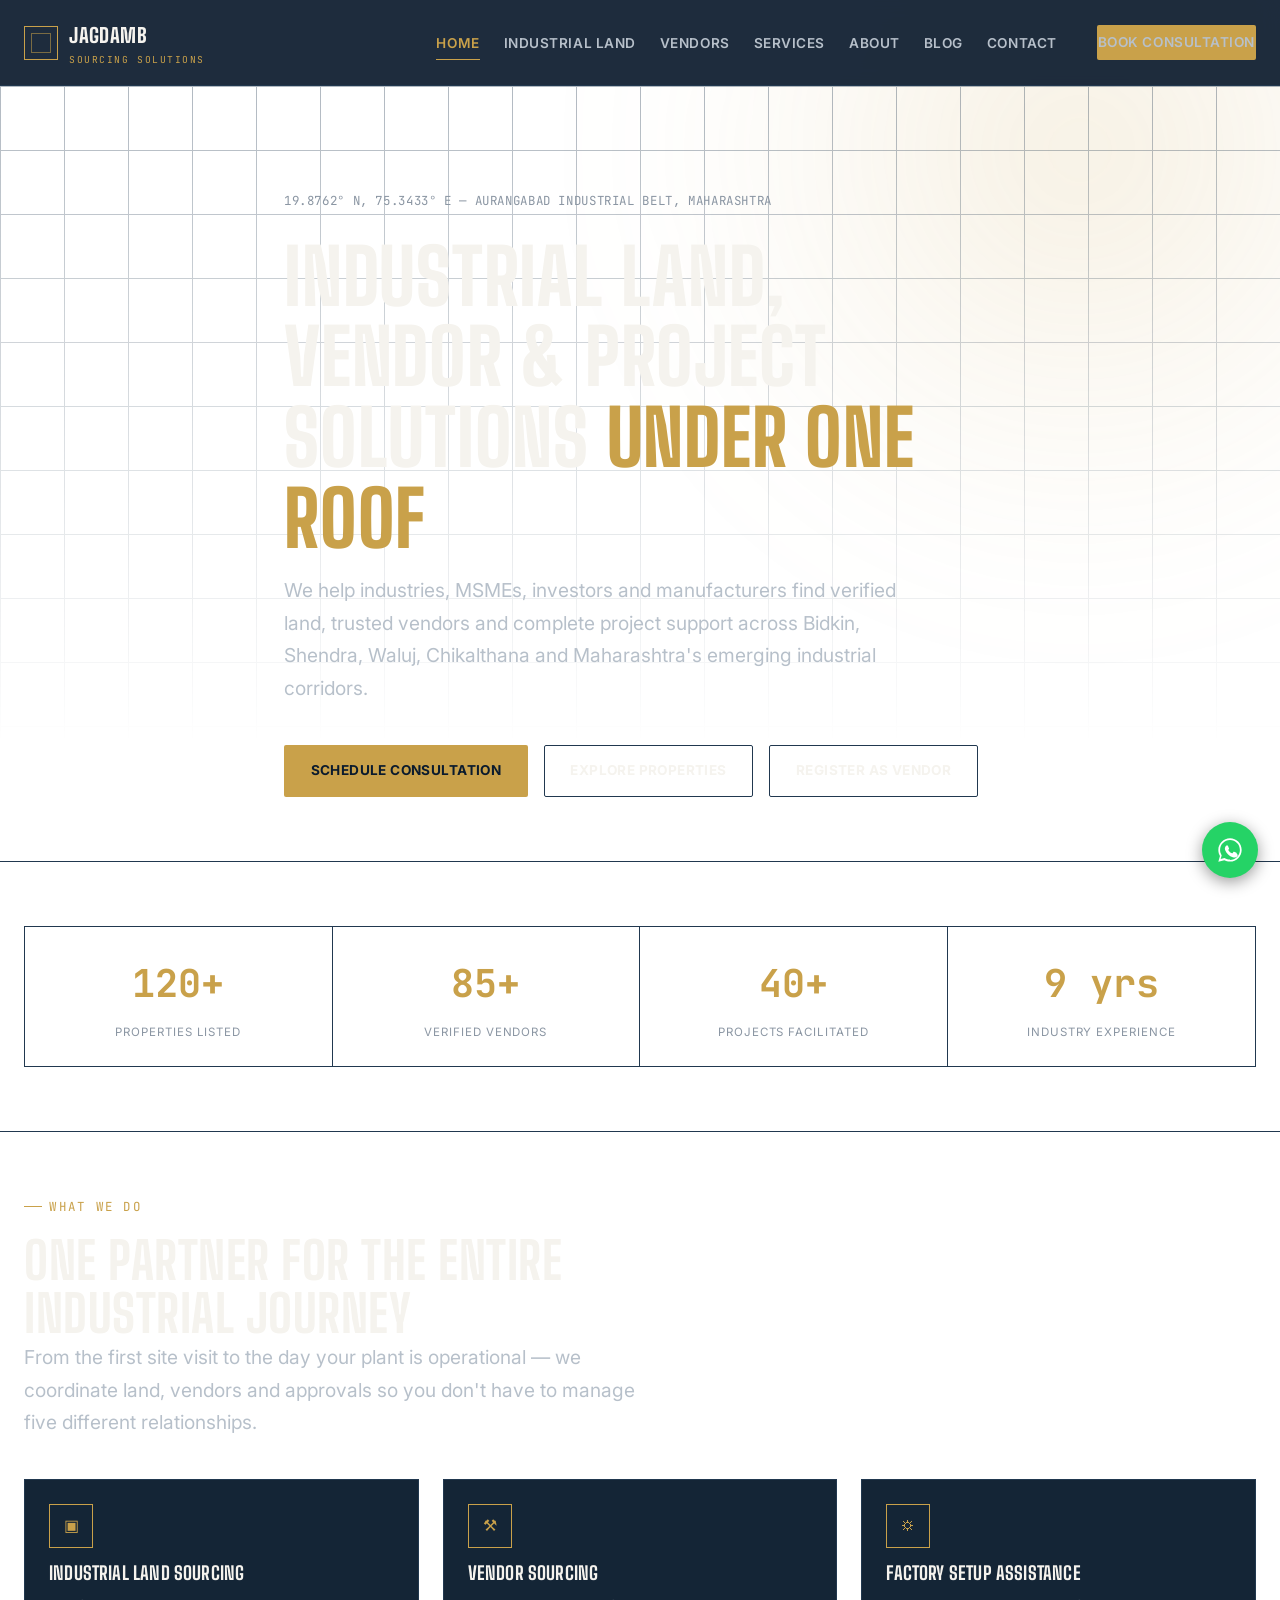
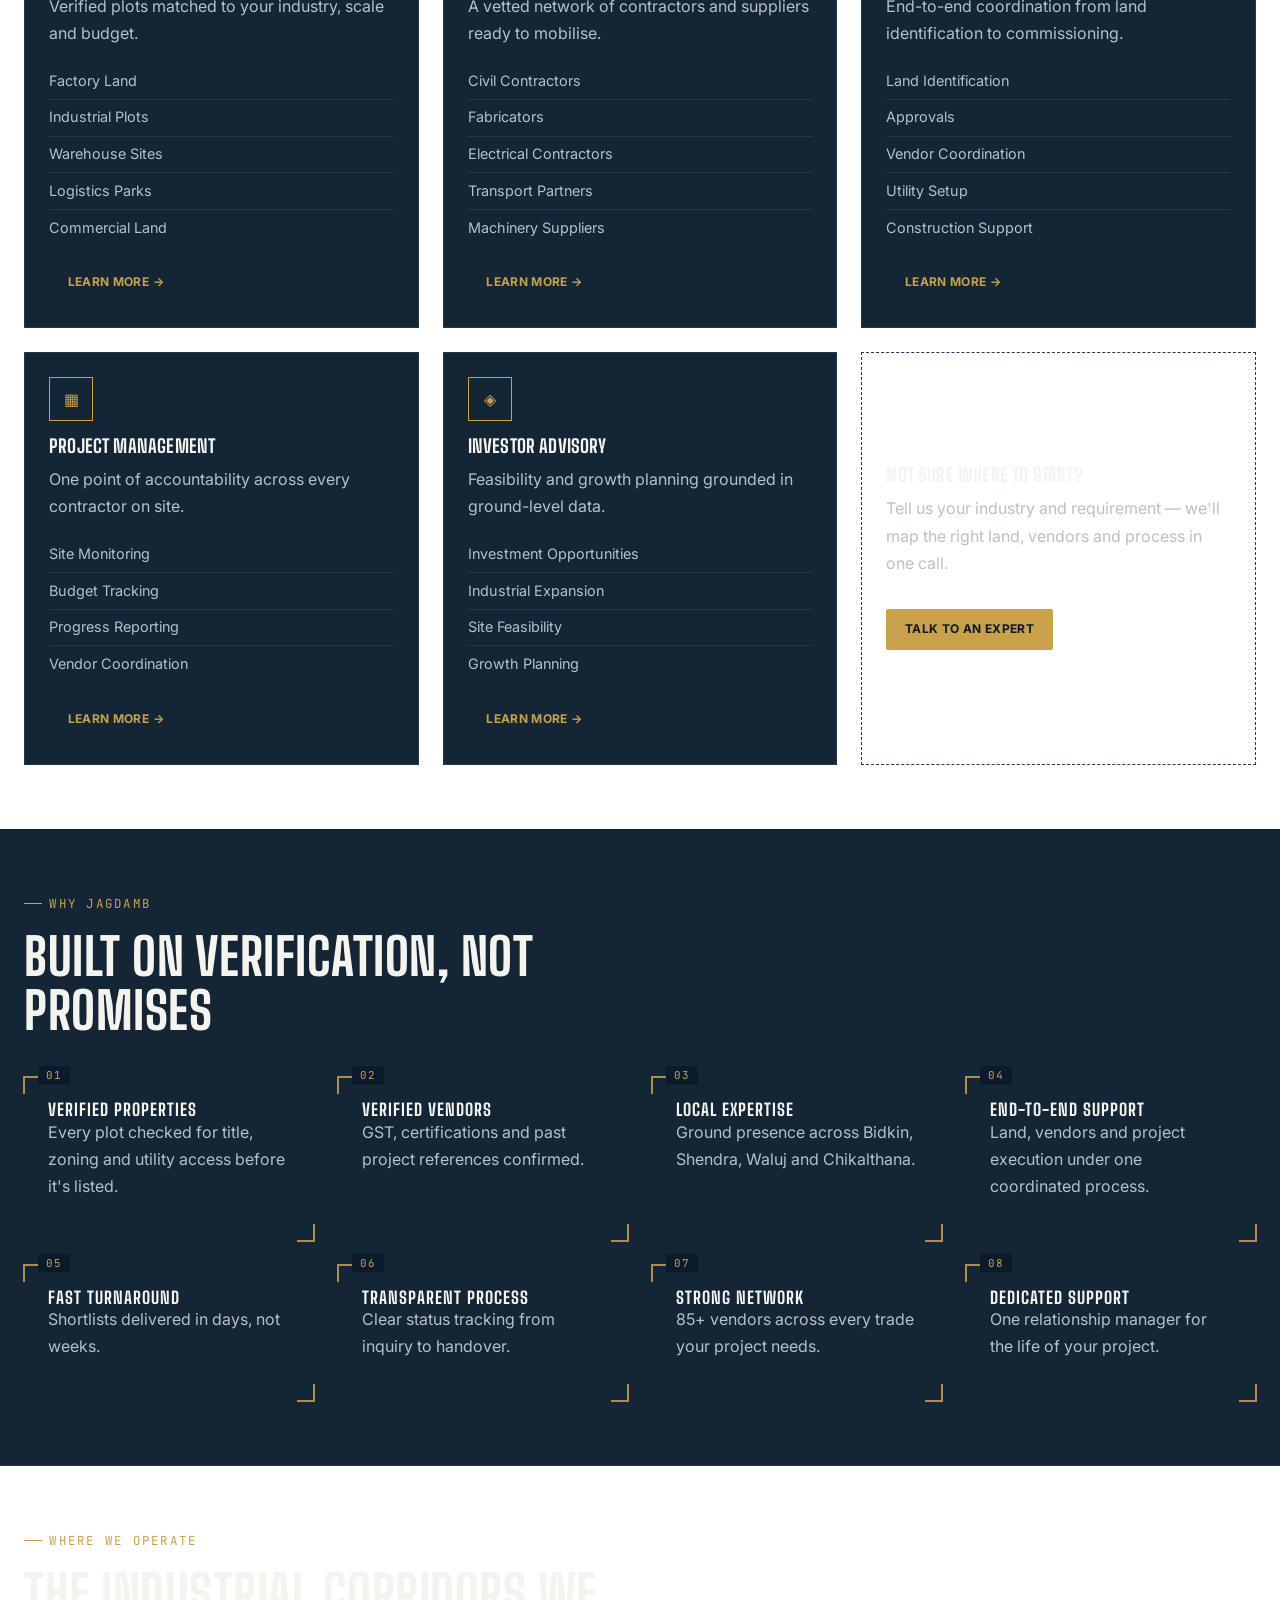
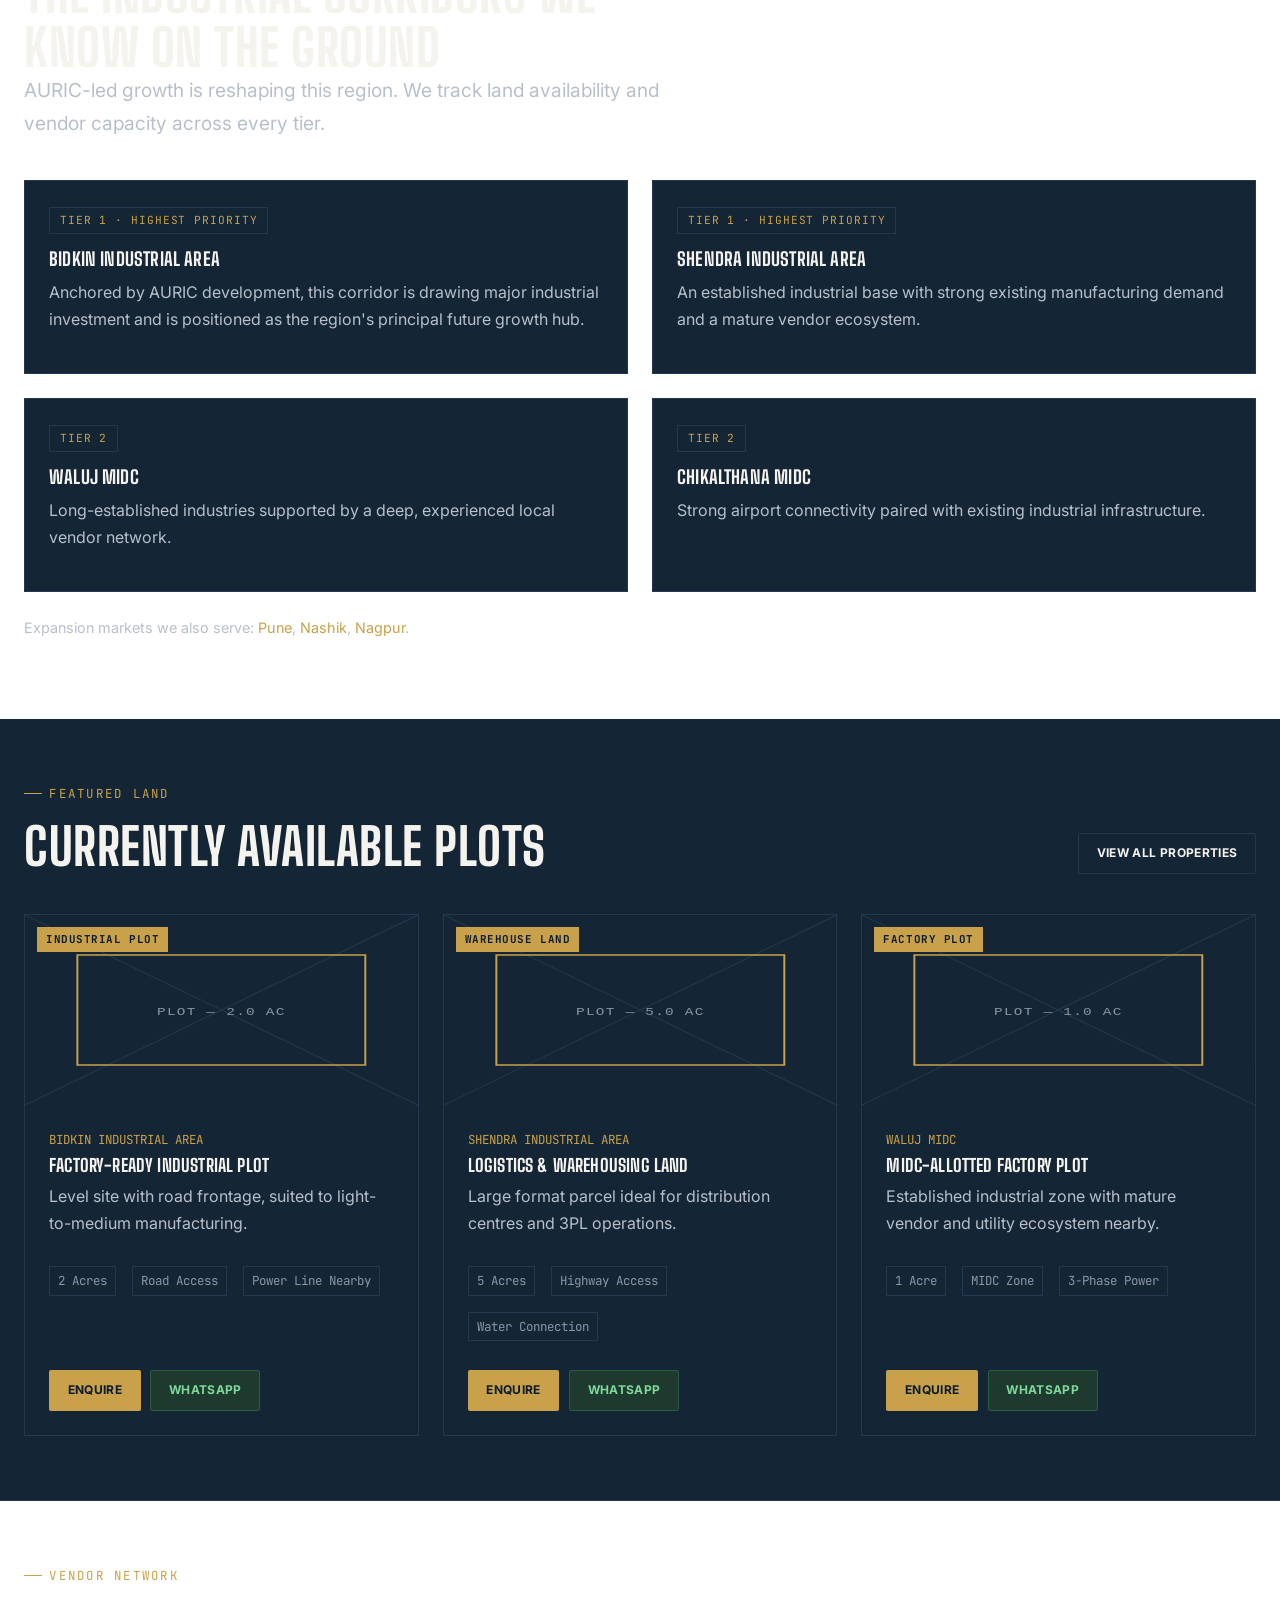
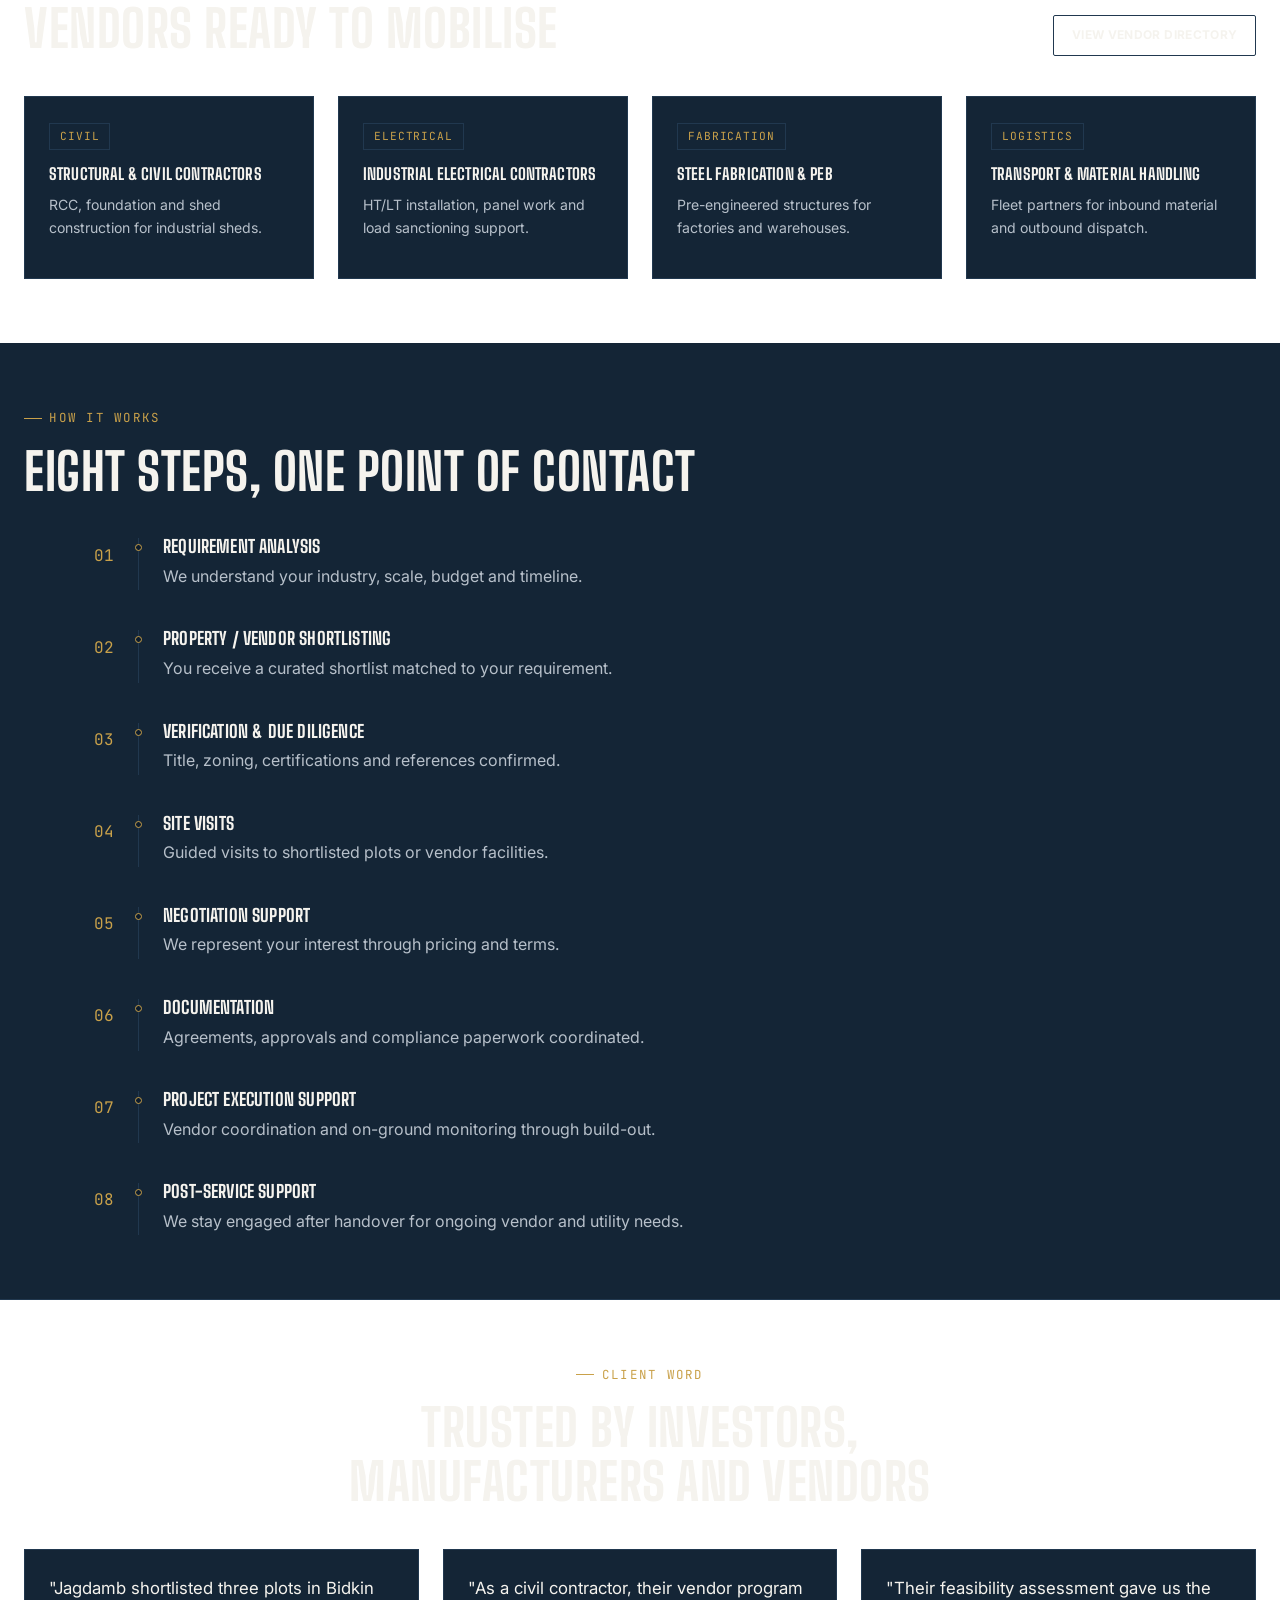
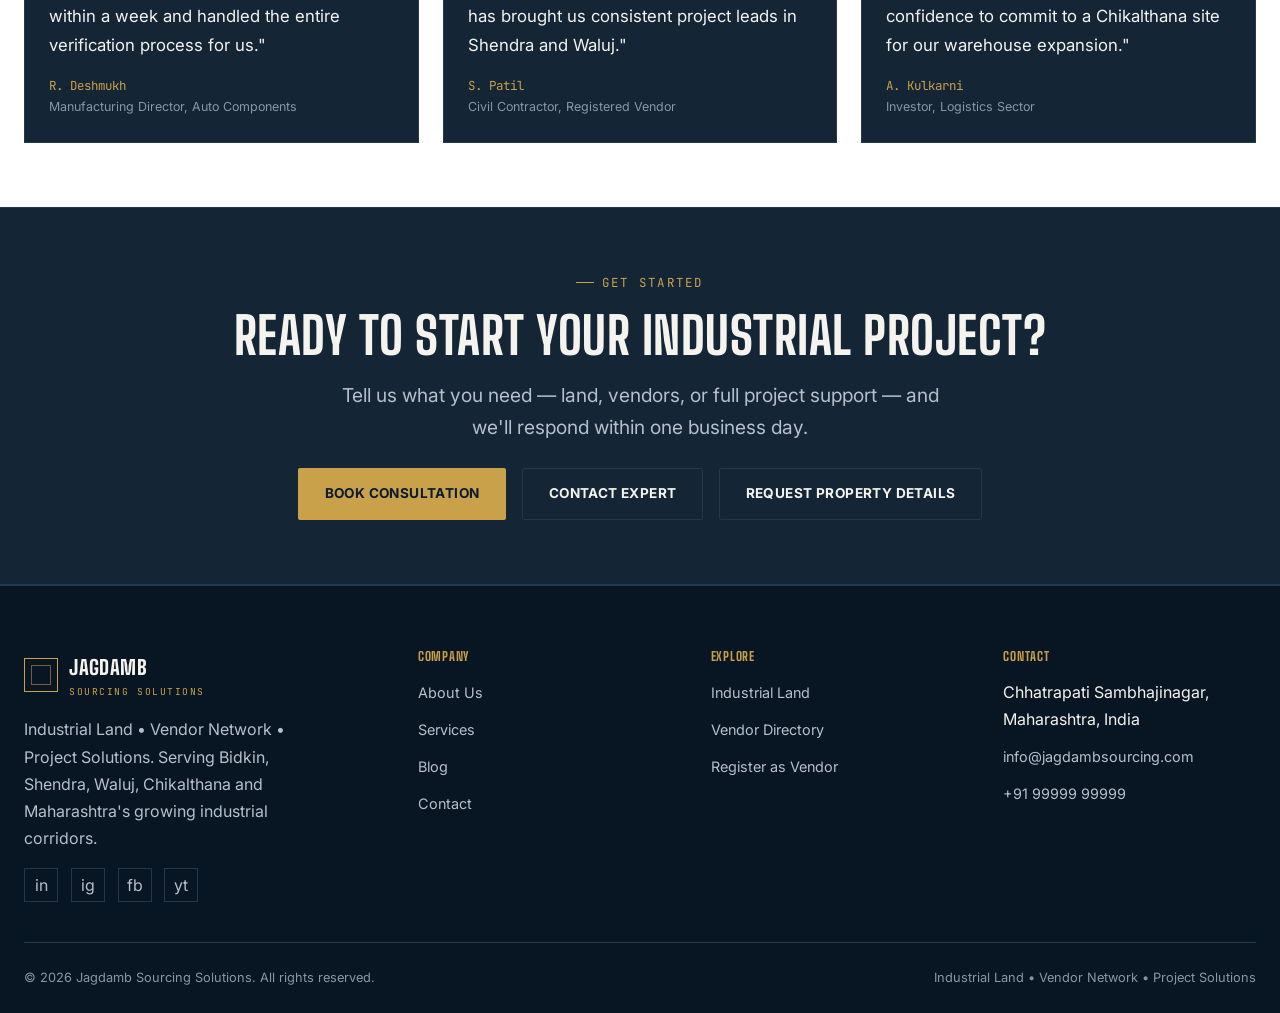
<file: index.html>
<!DOCTYPE html>
<html lang="en">
<head>
<meta charset="UTF-8">
<meta name="viewport" content="width=device-width, initial-scale=1.0">
<title>Jagdamb Sourcing Solutions | Industrial Land, Vendor & Project Facilitation Partner</title>
<meta name="description" content="Jagdamb Sourcing Solutions helps investors, manufacturers and MSMEs find verified industrial land, trusted vendors and complete factory setup support across Bidkin, Shendra, Waluj and Chikalthana, Maharashtra.">
<meta name="keywords" content="industrial land Bidkin, industrial land Sambhajinagar, factory land Maharashtra, vendor sourcing services, industrial consultant Maharashtra, MIDC land consultant">
<link rel="canonical" href="https://www.jagdambsourcing.com/">
<meta property="og:title" content="Jagdamb Sourcing Solutions — Industrial Land, Vendor & Project Solutions">
<meta property="og:description" content="India's industrial land, vendor and project facilitation platform serving Bidkin, Shendra, Waluj, Chikalthana and beyond.">
<meta property="og:type" content="website">
<link rel="preconnect" href="https://fonts.googleapis.com">
<link href="https://fonts.googleapis.com/css2?family=Big+Shoulders:wght@600;700;800;900&family=Inter:wght@400;500;600;700&family=JetBrains+Mono:wght@400;500;700&display=swap" rel="stylesheet">
<link rel="stylesheet" href="css/main.css">
</head>
<body>

<header class="site-header">
  <div class="header-inner">
    <a href="index.html" class="logo">
      <span class="logo-mark"></span>
      <span>JAGDAMB<small>Sourcing Solutions</small></span>
    </a>
    <nav class="main-nav">
      <ul>
        <li><a href="index.html" class="active">Home</a></li>
        <li><a href="industrial-land.html">Industrial Land</a></li>
        <li><a href="vendors.html">Vendors</a></li>
        <li><a href="services.html">Services</a></li>
        <li><a href="about.html">About</a></li>
        <li><a href="blog.html">Blog</a></li>
        <li><a href="contact.html">Contact</a></li>
      </ul>
      <a href="contact.html" class="btn btn-gold btn-sm nav-cta">Book Consultation</a>
      <button class="hamburger" aria-label="Menu" aria-expanded="false"><span></span><span></span><span></span></button>
    </nav>
  </div>
</header>

<!-- HERO -->
<section class="hero">
  <div class="hero-grid-bg" aria-hidden="true"></div>
  <div class="container hero-content">
    <div class="hero-coords">19.8762° N, 75.3433° E — AURANGABAD INDUSTRIAL BELT, MAHARASHTRA</div>
    <h1>Industrial Land, Vendor &amp; Project Solutions <span class="accent">Under One Roof</span></h1>
    <p class="lede">We help industries, MSMEs, investors and manufacturers find verified land, trusted vendors and complete project support across Bidkin, Shendra, Waluj, Chikalthana and Maharashtra's emerging industrial corridors.</p>
    <div class="hero-actions">
      <a href="contact.html" class="btn btn-gold">Schedule Consultation</a>
      <a href="industrial-land.html" class="btn btn-outline">Explore Properties</a>
      <a href="register-vendor.html" class="btn btn-outline">Register as Vendor</a>
    </div>
  </div>
</section>

<!-- TRUST METRICS -->
<section class="bordered" data-animate>
  <div class="container">
    <div class="stat-strip">
      <div class="stat"><span class="stat-num" data-count="120" data-suffix="+">0</span><span class="stat-label">Properties Listed</span></div>
      <div class="stat"><span class="stat-num" data-count="85" data-suffix="+">0</span><span class="stat-label">Verified Vendors</span></div>
      <div class="stat"><span class="stat-num" data-count="40" data-suffix="+">0</span><span class="stat-label">Projects Facilitated</span></div>
      <div class="stat"><span class="stat-num" data-count="9" data-suffix=" yrs">0</span><span class="stat-label">Industry Experience</span></div>
    </div>
  </div>
</section>

<!-- SERVICES OVERVIEW -->
<section>
  <div class="container">
    <div class="section-head" data-animate>
      <div class="eyebrow">What We Do</div>
      <h2>One partner for the entire industrial journey</h2>
      <p class="lede">From the first site visit to the day your plant is operational — we coordinate land, vendors and approvals so you don't have to manage five different relationships.</p>
    </div>
    <div class="grid grid-3">
      <div class="card" data-animate>
        <div class="card-icon">▣</div>
        <h3>Industrial Land Sourcing</h3>
        <p>Verified plots matched to your industry, scale and budget.</p>
        <ul>
          <li>Factory Land</li><li>Industrial Plots</li><li>Warehouse Sites</li><li>Logistics Parks</li><li>Commercial Land</li>
        </ul>
        <a href="services-land-sourcing.html" class="btn btn-ghost btn-sm mt-2">Learn more →</a>
      </div>
      <div class="card" data-animate>
        <div class="card-icon">⚒</div>
        <h3>Vendor Sourcing</h3>
        <p>A vetted network of contractors and suppliers ready to mobilise.</p>
        <ul>
          <li>Civil Contractors</li><li>Fabricators</li><li>Electrical Contractors</li><li>Transport Partners</li><li>Machinery Suppliers</li>
        </ul>
        <a href="services-vendor-sourcing.html" class="btn btn-ghost btn-sm mt-2">Learn more →</a>
      </div>
      <div class="card" data-animate>
        <div class="card-icon">⛭</div>
        <h3>Factory Setup Assistance</h3>
        <p>End-to-end coordination from land identification to commissioning.</p>
        <ul>
          <li>Land Identification</li><li>Approvals</li><li>Vendor Coordination</li><li>Utility Setup</li><li>Construction Support</li>
        </ul>
        <a href="services-factory-setup.html" class="btn btn-ghost btn-sm mt-2">Learn more →</a>
      </div>
      <div class="card" data-animate>
        <div class="card-icon">▦</div>
        <h3>Project Management</h3>
        <p>One point of accountability across every contractor on site.</p>
        <ul>
          <li>Site Monitoring</li><li>Budget Tracking</li><li>Progress Reporting</li><li>Vendor Coordination</li>
        </ul>
        <a href="services-project-management.html" class="btn btn-ghost btn-sm mt-2">Learn more →</a>
      </div>
      <div class="card" data-animate>
        <div class="card-icon">◈</div>
        <h3>Investor Advisory</h3>
        <p>Feasibility and growth planning grounded in ground-level data.</p>
        <ul>
          <li>Investment Opportunities</li><li>Industrial Expansion</li><li>Site Feasibility</li><li>Growth Planning</li>
        </ul>
        <a href="services-investor-advisory.html" class="btn btn-ghost btn-sm mt-2">Learn more →</a>
      </div>
      <div class="card" data-animate style="display:flex; flex-direction:column; justify-content:center; align-items:flex-start; background:transparent; border-style:dashed;">
        <h3>Not sure where to start?</h3>
        <p>Tell us your industry and requirement — we'll map the right land, vendors and process in one call.</p>
        <a href="contact.html" class="btn btn-gold btn-sm mt-2">Talk to an Expert</a>
      </div>
    </div>
  </div>
</section>

<!-- WHY CHOOSE US -->
<section class="bg-card bordered">
  <div class="container">
    <div class="section-head" data-animate>
      <div class="eyebrow">Why Jagdamb</div>
      <h2>Built on verification, not promises</h2>
    </div>
    <div class="grid grid-4">
      <div class="plot" data-animate><div class="plot-tag">01</div><h4>Verified Properties</h4><p>Every plot checked for title, zoning and utility access before it's listed.</p></div>
      <div class="plot" data-animate><div class="plot-tag">02</div><h4>Verified Vendors</h4><p>GST, certifications and past project references confirmed.</p></div>
      <div class="plot" data-animate><div class="plot-tag">03</div><h4>Local Expertise</h4><p>Ground presence across Bidkin, Shendra, Waluj and Chikalthana.</p></div>
      <div class="plot" data-animate><div class="plot-tag">04</div><h4>End-to-End Support</h4><p>Land, vendors and project execution under one coordinated process.</p></div>
      <div class="plot" data-animate><div class="plot-tag">05</div><h4>Fast Turnaround</h4><p>Shortlists delivered in days, not weeks.</p></div>
      <div class="plot" data-animate><div class="plot-tag">06</div><h4>Transparent Process</h4><p>Clear status tracking from inquiry to handover.</p></div>
      <div class="plot" data-animate><div class="plot-tag">07</div><h4>Strong Network</h4><p>85+ vendors across every trade your project needs.</p></div>
      <div class="plot" data-animate><div class="plot-tag">08</div><h4>Dedicated Support</h4><p>One relationship manager for the life of your project.</p></div>
    </div>
  </div>
</section>

<!-- INDUSTRIAL GROWTH / LOCATIONS -->
<section>
  <div class="container">
    <div class="section-head" data-animate>
      <div class="eyebrow">Where We Operate</div>
      <h2>The industrial corridors we know on the ground</h2>
      <p class="lede">AURIC-led growth is reshaping this region. We track land availability and vendor capacity across every tier.</p>
    </div>
    <div class="grid grid-2">
      <div class="card" data-animate>
        <span class="badge">Tier 1 · Highest Priority</span>
        <h3>Bidkin Industrial Area</h3>
        <p>Anchored by AURIC development, this corridor is drawing major industrial investment and is positioned as the region's principal future growth hub.</p>
      </div>
      <div class="card" data-animate>
        <span class="badge">Tier 1 · Highest Priority</span>
        <h3>Shendra Industrial Area</h3>
        <p>An established industrial base with strong existing manufacturing demand and a mature vendor ecosystem.</p>
      </div>
      <div class="card" data-animate>
        <span class="badge">Tier 2</span>
        <h3>Waluj MIDC</h3>
        <p>Long-established industries supported by a deep, experienced local vendor network.</p>
      </div>
      <div class="card" data-animate>
        <span class="badge">Tier 2</span>
        <h3>Chikalthana MIDC</h3>
        <p>Strong airport connectivity paired with existing industrial infrastructure.</p>
      </div>
    </div>
    <p class="mt-3" style="font-size:0.9rem;">Expansion markets we also serve: <span class="text-gold">Pune</span>, <span class="text-gold">Nashik</span>, <span class="text-gold">Nagpur</span>.</p>
  </div>
</section>

<!-- FEATURED PROPERTIES -->
<section class="bg-card bordered">
  <div class="container">
    <div class="flex" style="justify-content:space-between; align-items:flex-end; flex-wrap:wrap; gap:1rem;">
      <div class="section-head" data-animate style="margin-bottom:0;">
        <div class="eyebrow">Featured Land</div>
        <h2>Currently available plots</h2>
      </div>
      <a href="industrial-land.html" class="btn btn-outline btn-sm">View All Properties</a>
    </div>

    <div class="grid grid-3 mt-4">

      <div class="prop-card" data-animate>
        <div class="prop-img">
          <span class="prop-tag">Industrial Plot</span>
          <svg viewBox="0 0 300 190" preserveAspectRatio="none"><rect width="300" height="190" fill="#142536"/><line x1="0" y1="0" x2="300" y2="190" stroke="#21384F" stroke-width="1"/><line x1="300" y1="0" x2="0" y2="190" stroke="#21384F" stroke-width="1"/><rect x="40" y="40" width="220" height="110" fill="none" stroke="#C9A14A" stroke-width="1.5"/><text x="150" y="100" fill="#8B96A3" font-family="monospace" font-size="11" text-anchor="middle">PLOT — 2.0 AC</text></svg>
        </div>
        <div class="prop-body">
          <div class="prop-loc">BIDKIN INDUSTRIAL AREA</div>
          <h3>Factory-Ready Industrial Plot</h3>
          <p>Level site with road frontage, suited to light-to-medium manufacturing.</p>
          <div class="prop-meta"><span>2 Acres</span><span>Road Access</span><span>Power Line Nearby</span></div>
          <div class="prop-foot">
            <a href="industrial-land.html" class="btn btn-gold btn-sm">Enquire</a>
            <a href="#" onclick="window.open(waLink('Hi, I am interested in the Industrial Plot in Bidkin (2 Acres). Please share more details.'));return false;" class="btn btn-wa btn-sm">WhatsApp</a>
          </div>
        </div>
      </div>

      <div class="prop-card" data-animate>
        <div class="prop-img">
          <span class="prop-tag">Warehouse Land</span>
          <svg viewBox="0 0 300 190" preserveAspectRatio="none"><rect width="300" height="190" fill="#142536"/><line x1="0" y1="0" x2="300" y2="190" stroke="#21384F" stroke-width="1"/><line x1="300" y1="0" x2="0" y2="190" stroke="#21384F" stroke-width="1"/><rect x="40" y="40" width="220" height="110" fill="none" stroke="#C9A14A" stroke-width="1.5"/><text x="150" y="100" fill="#8B96A3" font-family="monospace" font-size="11" text-anchor="middle">PLOT — 5.0 AC</text></svg>
        </div>
        <div class="prop-body">
          <div class="prop-loc">SHENDRA INDUSTRIAL AREA</div>
          <h3>Logistics &amp; Warehousing Land</h3>
          <p>Large format parcel ideal for distribution centres and 3PL operations.</p>
          <div class="prop-meta"><span>5 Acres</span><span>Highway Access</span><span>Water Connection</span></div>
          <div class="prop-foot">
            <a href="industrial-land.html" class="btn btn-gold btn-sm">Enquire</a>
            <a href="#" onclick="window.open(waLink('Hi, I am interested in the Warehouse Land in Shendra (5 Acres). Please share more details.'));return false;" class="btn btn-wa btn-sm">WhatsApp</a>
          </div>
        </div>
      </div>

      <div class="prop-card" data-animate>
        <div class="prop-img">
          <span class="prop-tag">Factory Plot</span>
          <svg viewBox="0 0 300 190" preserveAspectRatio="none"><rect width="300" height="190" fill="#142536"/><line x1="0" y1="0" x2="300" y2="190" stroke="#21384F" stroke-width="1"/><line x1="300" y1="0" x2="0" y2="190" stroke="#21384F" stroke-width="1"/><rect x="40" y="40" width="220" height="110" fill="none" stroke="#C9A14A" stroke-width="1.5"/><text x="150" y="100" fill="#8B96A3" font-family="monospace" font-size="11" text-anchor="middle">PLOT — 1.0 AC</text></svg>
        </div>
        <div class="prop-body">
          <div class="prop-loc">WALUJ MIDC</div>
          <h3>MIDC-Allotted Factory Plot</h3>
          <p>Established industrial zone with mature vendor and utility ecosystem nearby.</p>
          <div class="prop-meta"><span>1 Acre</span><span>MIDC Zone</span><span>3-Phase Power</span></div>
          <div class="prop-foot">
            <a href="industrial-land.html" class="btn btn-gold btn-sm">Enquire</a>
            <a href="#" onclick="window.open(waLink('Hi, I am interested in the Factory Plot in Waluj MIDC (1 Acre). Please share more details.'));return false;" class="btn btn-wa btn-sm">WhatsApp</a>
          </div>
        </div>
      </div>

    </div>
  </div>
</section>

<!-- FEATURED VENDORS -->
<section>
  <div class="container">
    <div class="flex" style="justify-content:space-between; align-items:flex-end; flex-wrap:wrap; gap:1rem;">
      <div class="section-head" data-animate style="margin-bottom:0;">
        <div class="eyebrow">Vendor Network</div>
        <h2>Vendors ready to mobilise</h2>
      </div>
      <a href="vendors.html" class="btn btn-outline btn-sm">View Vendor Directory</a>
    </div>
    <div class="grid grid-4 mt-4">
      <div class="card" data-animate>
        <span class="badge">Civil</span>
        <h3 style="font-size:1rem;">Structural &amp; Civil Contractors</h3>
        <p style="font-size:0.88rem;">RCC, foundation and shed construction for industrial sheds.</p>
      </div>
      <div class="card" data-animate>
        <span class="badge">Electrical</span>
        <h3 style="font-size:1rem;">Industrial Electrical Contractors</h3>
        <p style="font-size:0.88rem;">HT/LT installation, panel work and load sanctioning support.</p>
      </div>
      <div class="card" data-animate>
        <span class="badge">Fabrication</span>
        <h3 style="font-size:1rem;">Steel Fabrication &amp; PEB</h3>
        <p style="font-size:0.88rem;">Pre-engineered structures for factories and warehouses.</p>
      </div>
      <div class="card" data-animate>
        <span class="badge">Logistics</span>
        <h3 style="font-size:1rem;">Transport &amp; Material Handling</h3>
        <p style="font-size:0.88rem;">Fleet partners for inbound material and outbound dispatch.</p>
      </div>
    </div>
  </div>
</section>

<!-- PROCESS -->
<section class="bg-card bordered">
  <div class="container">
    <div class="section-head" data-animate>
      <div class="eyebrow">How It Works</div>
      <h2>Eight steps, one point of contact</h2>
    </div>
    <div class="timeline" data-animate>
      <div class="timeline-item"><div class="tl-num">01</div><div class="tl-line"></div><div class="tl-content"><h3>Requirement Analysis</h3><p>We understand your industry, scale, budget and timeline.</p></div></div>
      <div class="timeline-item"><div class="tl-num">02</div><div class="tl-line"></div><div class="tl-content"><h3>Property / Vendor Shortlisting</h3><p>You receive a curated shortlist matched to your requirement.</p></div></div>
      <div class="timeline-item"><div class="tl-num">03</div><div class="tl-line"></div><div class="tl-content"><h3>Verification &amp; Due Diligence</h3><p>Title, zoning, certifications and references confirmed.</p></div></div>
      <div class="timeline-item"><div class="tl-num">04</div><div class="tl-line"></div><div class="tl-content"><h3>Site Visits</h3><p>Guided visits to shortlisted plots or vendor facilities.</p></div></div>
      <div class="timeline-item"><div class="tl-num">05</div><div class="tl-line"></div><div class="tl-content"><h3>Negotiation Support</h3><p>We represent your interest through pricing and terms.</p></div></div>
      <div class="timeline-item"><div class="tl-num">06</div><div class="tl-line"></div><div class="tl-content"><h3>Documentation</h3><p>Agreements, approvals and compliance paperwork coordinated.</p></div></div>
      <div class="timeline-item"><div class="tl-num">07</div><div class="tl-line"></div><div class="tl-content"><h3>Project Execution Support</h3><p>Vendor coordination and on-ground monitoring through build-out.</p></div></div>
      <div class="timeline-item"><div class="tl-num">08</div><div class="tl-line"></div><div class="tl-content"><h3>Post-Service Support</h3><p>We stay engaged after handover for ongoing vendor and utility needs.</p></div></div>
    </div>
  </div>
</section>

<!-- TESTIMONIALS -->
<section>
  <div class="container">
    <div class="section-head center" data-animate>
      <div class="eyebrow" style="justify-content:center;">Client Word</div>
      <h2>Trusted by investors, manufacturers and vendors</h2>
    </div>
    <div class="grid grid-3">
      <div class="testi" data-animate>
        <p class="testi-quote">"Jagdamb shortlisted three plots in Bidkin within a week and handled the entire verification process for us."</p>
        <div class="testi-who">R. Deshmukh</div><div class="testi-role">Manufacturing Director, Auto Components</div>
      </div>
      <div class="testi" data-animate>
        <p class="testi-quote">"As a civil contractor, their vendor program has brought us consistent project leads in Shendra and Waluj."</p>
        <div class="testi-who">S. Patil</div><div class="testi-role">Civil Contractor, Registered Vendor</div>
      </div>
      <div class="testi" data-animate>
        <p class="testi-quote">"Their feasibility assessment gave us the confidence to commit to a Chikalthana site for our warehouse expansion."</p>
        <div class="testi-who">A. Kulkarni</div><div class="testi-role">Investor, Logistics Sector</div>
      </div>
    </div>
  </div>
</section>

<!-- CTA -->
<section class="cta-band" data-animate>
  <div class="container">
    <div class="eyebrow" style="justify-content:center;">Get Started</div>
    <h2>Ready to start your industrial project?</h2>
    <p class="lede" style="margin:0 auto;">Tell us what you need — land, vendors, or full project support — and we'll respond within one business day.</p>
    <div class="cta-actions">
      <a href="contact.html" class="btn btn-gold">Book Consultation</a>
      <a href="contact.html#contact-form" class="btn btn-outline">Contact Expert</a>
      <a href="industrial-land.html" class="btn btn-outline">Request Property Details</a>
    </div>
  </div>
</section>

<footer>
  <div class="container">
    <div class="footer-grid">
      <div>
        <a href="index.html" class="logo" style="margin-bottom:1rem;">
          <span class="logo-mark"></span>
          <span>JAGDAMB<small>Sourcing Solutions</small></span>
        </a>
        <p style="max-width:300px;">Industrial Land • Vendor Network • Project Solutions. Serving Bidkin, Shendra, Waluj, Chikalthana and Maharashtra's growing industrial corridors.</p>
        <div class="footer-social mt-2">
          <a href="#" aria-label="LinkedIn">in</a>
          <a href="#" aria-label="Instagram">ig</a>
          <a href="#" aria-label="Facebook">fb</a>
          <a href="#" aria-label="YouTube">yt</a>
        </div>
      </div>
      <div>
        <h4>Company</h4>
        <ul>
          <li><a href="about.html">About Us</a></li>
          <li><a href="services.html">Services</a></li>
          <li><a href="blog.html">Blog</a></li>
          <li><a href="contact.html">Contact</a></li>
        </ul>
      </div>
      <div>
        <h4>Explore</h4>
        <ul>
          <li><a href="industrial-land.html">Industrial Land</a></li>
          <li><a href="vendors.html">Vendor Directory</a></li>
          <li><a href="register-vendor.html">Register as Vendor</a></li>
        </ul>
      </div>
      <div>
        <h4>Contact</h4>
        <ul>
          <li>Chhatrapati Sambhajinagar, Maharashtra, India</li>
          <li><a href="mailto:info@jagdambsourcing.com">info@jagdambsourcing.com</a></li>
          <li><a href="tel:+919999999999">+91 99999 99999</a></li>
        </ul>
      </div>
    </div>
    <div class="footer-bottom">
      <span>© <span class="cur-year"></span> Jagdamb Sourcing Solutions. All rights reserved.</span>
      <span>Industrial Land • Vendor Network • Project Solutions</span>
    </div>
  </div>
</footer>

<a class="wa-float" href="#" onclick="window.open(waLink('Hi, I would like to know more about Jagdamb Sourcing Solutions.'));return false;" aria-label="Chat on WhatsApp">
  <svg viewBox="0 0 24 24" fill="white"><path d="M17.5 14.4c-.3-.1-1.6-.8-1.9-.9-.2-.1-.4-.1-.6.1-.2.2-.6.9-.8 1.1-.1.2-.3.2-.5.1-1.3-.6-2.2-1.1-3.1-2.6-.2-.4.2-.4.6-1.2.1-.2 0-.4-.1-.5-.1-.1-.6-1.4-.8-1.9-.2-.5-.4-.4-.6-.4h-.5c-.2 0-.5.1-.7.3-.2.3-.9 1-.9 2.3 0 1.4 1 2.7 1.1 2.9.1.2 1.9 3 4.6 4.1 2.3.9 2.7.7 3.2.7.5-.1 1.6-.7 1.9-1.3.2-.6.2-1.1.2-1.2 0-.1-.2-.2-.5-.3z"/><path d="M12 2C6.5 2 2 6.5 2 12c0 1.9.5 3.6 1.4 5.1L2 22l5.1-1.3c1.4.8 3.1 1.2 4.9 1.2 5.5 0 10-4.5 10-10S17.5 2 12 2zm0 18.2c-1.6 0-3.1-.4-4.4-1.2l-.3-.2-3.3.9.9-3.2-.2-.3C3.9 14.7 3.5 13.4 3.5 12c0-4.7 3.8-8.5 8.5-8.5s8.5 3.8 8.5 8.5-3.8 8.5-8.5 8.5z"/></svg>
</a>

<script src="js/main.js"></script>
</body>
</html>
</file>
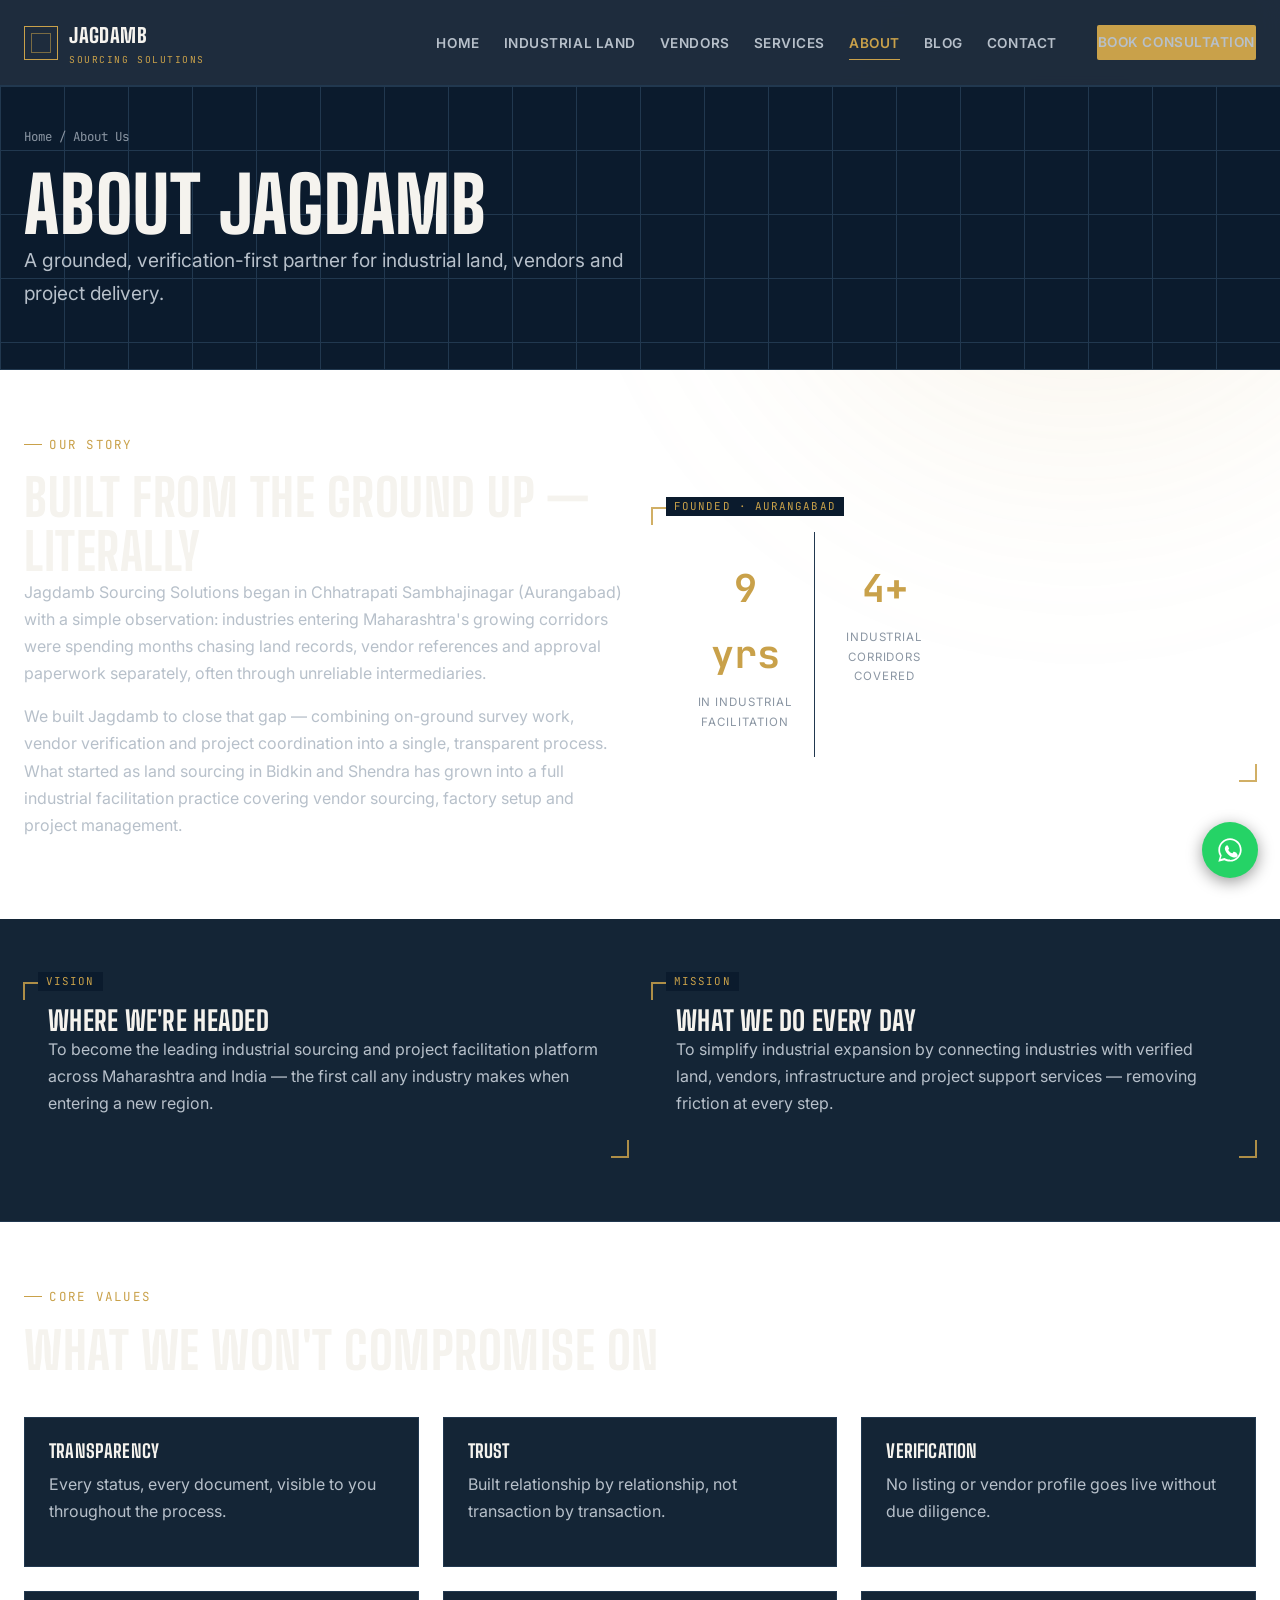
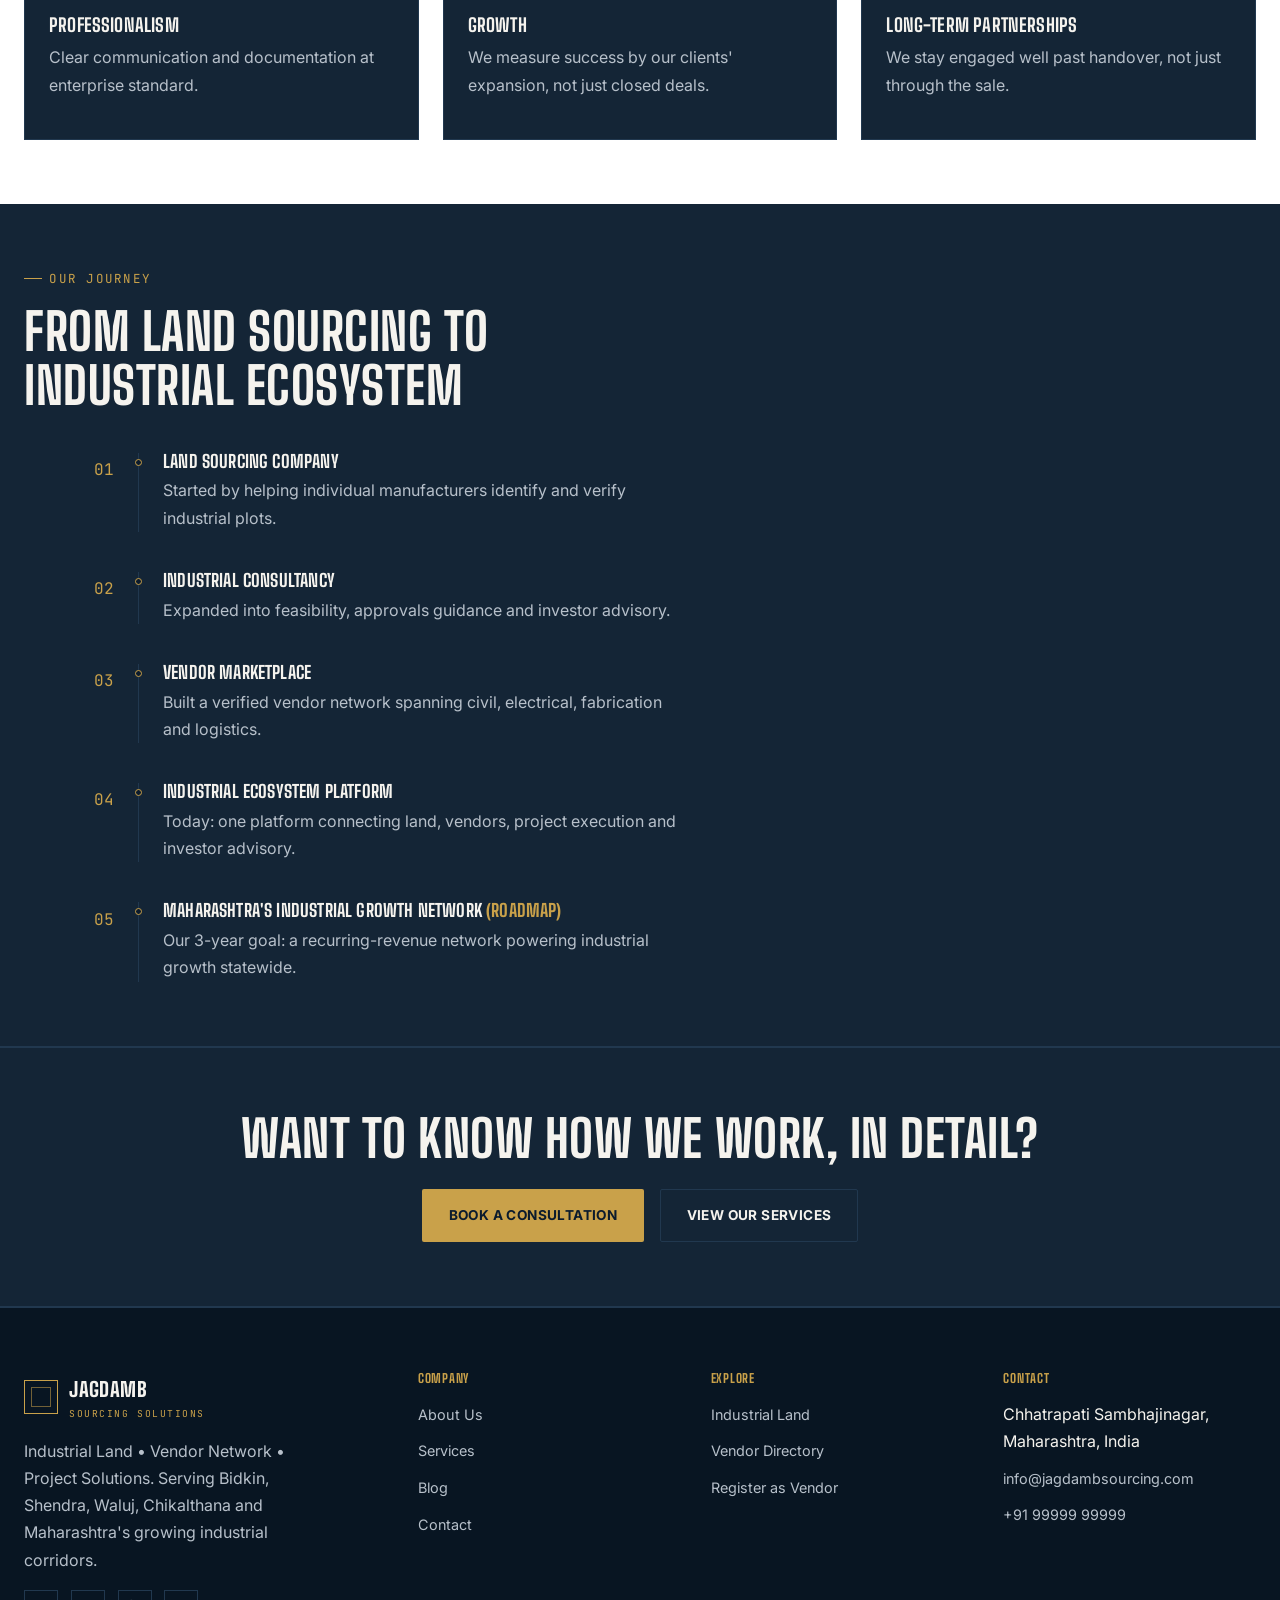
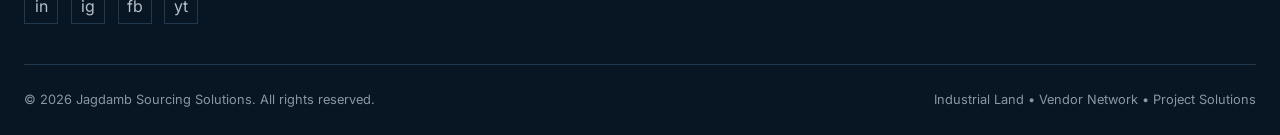
<file: about.html>
<!DOCTYPE html>
<html lang="en">
<head>
<meta charset="UTF-8">
<meta name="viewport" content="width=device-width, initial-scale=1.0">
<title>About Us | Jagdamb Sourcing Solutions</title>
<meta name="description" content="Learn about Jagdamb Sourcing Solutions — our story, vision, mission and the team building Maharashtra's industrial land and vendor facilitation platform.">
<link rel="canonical" href="https://www.jagdambsourcing.com/about.html">
<link rel="preconnect" href="https://fonts.googleapis.com">
<link href="https://fonts.googleapis.com/css2?family=Big+Shoulders:wght@600;700;800;900&family=Inter:wght@400;500;600;700&family=JetBrains+Mono:wght@400;500;700&display=swap" rel="stylesheet">
<link rel="stylesheet" href="css/main.css">
</head>
<body>

<header class="site-header">
  <div class="header-inner">
    <a href="index.html" class="logo"><span class="logo-mark"></span><span>JAGDAMB<small>Sourcing Solutions</small></span></a>
    <nav class="main-nav">
      <ul>
        <li><a href="index.html">Home</a></li>
        <li><a href="industrial-land.html">Industrial Land</a></li>
        <li><a href="vendors.html">Vendors</a></li>
        <li><a href="services.html">Services</a></li>
        <li><a href="about.html" class="active">About</a></li>
        <li><a href="blog.html">Blog</a></li>
        <li><a href="contact.html">Contact</a></li>
      </ul>
      <a href="contact.html" class="btn btn-gold btn-sm nav-cta">Book Consultation</a>
      <button class="hamburger" aria-label="Menu" aria-expanded="false"><span></span><span></span><span></span></button>
    </nav>
  </div>
</header>

<section class="page-header">
  <div class="container">
    <div class="breadcrumb"><a href="index.html">Home</a> / About Us</div>
    <h1>About Jagdamb</h1>
    <p class="lede">A grounded, verification-first partner for industrial land, vendors and project delivery.</p>
  </div>
</section>

<section>
  <div class="container grid grid-2" style="align-items:center;">
    <div data-animate>
      <div class="eyebrow">Our Story</div>
      <h2>Built from the ground up — literally</h2>
      <p>Jagdamb Sourcing Solutions began in Chhatrapati Sambhajinagar (Aurangabad) with a simple observation: industries entering Maharashtra's growing corridors were spending months chasing land records, vendor references and approval paperwork separately, often through unreliable intermediaries.</p>
      <p>We built Jagdamb to close that gap — combining on-ground survey work, vendor verification and project coordination into a single, transparent process. What started as land sourcing in Bidkin and Shendra has grown into a full industrial facilitation practice covering vendor sourcing, factory setup and project management.</p>
    </div>
    <div class="plot" data-animate>
      <div class="plot-tag">FOUNDED · AURANGABAD</div>
      <div class="stat-strip" style="border:none;">
        <div class="stat" style="border-right:1px solid var(--navy-line);"><span class="stat-num" data-count="9" data-suffix=" yrs">0</span><span class="stat-label">In Industrial Facilitation</span></div>
        <div class="stat"><span class="stat-num" data-count="4" data-suffix="+">0</span><span class="stat-label">Industrial Corridors Covered</span></div>
      </div>
    </div>
  </div>
</section>

<section class="bg-card bordered">
  <div class="container grid grid-2">
    <div class="plot" data-animate>
      <div class="plot-tag">VISION</div>
      <h3>Where we're headed</h3>
      <p>To become the leading industrial sourcing and project facilitation platform across Maharashtra and India — the first call any industry makes when entering a new region.</p>
    </div>
    <div class="plot" data-animate>
      <div class="plot-tag">MISSION</div>
      <h3>What we do every day</h3>
      <p>To simplify industrial expansion by connecting industries with verified land, vendors, infrastructure and project support services — removing friction at every step.</p>
    </div>
  </div>
</section>

<section>
  <div class="container">
    <div class="section-head" data-animate>
      <div class="eyebrow">Core Values</div>
      <h2>What we won't compromise on</h2>
    </div>
    <div class="grid grid-3">
      <div class="card" data-animate><h3>Transparency</h3><p>Every status, every document, visible to you throughout the process.</p></div>
      <div class="card" data-animate><h3>Trust</h3><p>Built relationship by relationship, not transaction by transaction.</p></div>
      <div class="card" data-animate><h3>Verification</h3><p>No listing or vendor profile goes live without due diligence.</p></div>
      <div class="card" data-animate><h3>Professionalism</h3><p>Clear communication and documentation at enterprise standard.</p></div>
      <div class="card" data-animate><h3>Growth</h3><p>We measure success by our clients' expansion, not just closed deals.</p></div>
      <div class="card" data-animate><h3>Long-Term Partnerships</h3><p>We stay engaged well past handover, not just through the sale.</p></div>
    </div>
  </div>
</section>

<section class="bg-card bordered">
  <div class="container">
    <div class="section-head" data-animate>
      <div class="eyebrow">Our Journey</div>
      <h2>From land sourcing to industrial ecosystem</h2>
    </div>
    <div class="timeline" data-animate>
      <div class="timeline-item"><div class="tl-num">01</div><div class="tl-line"></div><div class="tl-content"><h3>Land Sourcing Company</h3><p>Started by helping individual manufacturers identify and verify industrial plots.</p></div></div>
      <div class="timeline-item"><div class="tl-num">02</div><div class="tl-line"></div><div class="tl-content"><h3>Industrial Consultancy</h3><p>Expanded into feasibility, approvals guidance and investor advisory.</p></div></div>
      <div class="timeline-item"><div class="tl-num">03</div><div class="tl-line"></div><div class="tl-content"><h3>Vendor Marketplace</h3><p>Built a verified vendor network spanning civil, electrical, fabrication and logistics.</p></div></div>
      <div class="timeline-item"><div class="tl-num">04</div><div class="tl-line"></div><div class="tl-content"><h3>Industrial Ecosystem Platform</h3><p>Today: one platform connecting land, vendors, project execution and investor advisory.</p></div></div>
      <div class="timeline-item"><div class="tl-num">05</div><div class="tl-line"></div><div class="tl-content"><h3>Maharashtra's Industrial Growth Network <span class="text-gold">(Roadmap)</span></h3><p>Our 3-year goal: a recurring-revenue network powering industrial growth statewide.</p></div></div>
    </div>
  </div>
</section>

<section class="cta-band" data-animate>
  <div class="container">
    <h2>Want to know how we work, in detail?</h2>
    <div class="cta-actions">
      <a href="contact.html" class="btn btn-gold">Book a Consultation</a>
      <a href="services.html" class="btn btn-outline">View Our Services</a>
    </div>
  </div>
</section>

<footer>
  <div class="container">
    <div class="footer-grid">
      <div>
        <a href="index.html" class="logo" style="margin-bottom:1rem;"><span class="logo-mark"></span><span>JAGDAMB<small>Sourcing Solutions</small></span></a>
        <p style="max-width:300px;">Industrial Land • Vendor Network • Project Solutions. Serving Bidkin, Shendra, Waluj, Chikalthana and Maharashtra's growing industrial corridors.</p>
        <div class="footer-social mt-2"><a href="#" aria-label="LinkedIn">in</a><a href="#" aria-label="Instagram">ig</a><a href="#" aria-label="Facebook">fb</a><a href="#" aria-label="YouTube">yt</a></div>
      </div>
      <div><h4>Company</h4><ul><li><a href="about.html">About Us</a></li><li><a href="services.html">Services</a></li><li><a href="blog.html">Blog</a></li><li><a href="contact.html">Contact</a></li></ul></div>
      <div><h4>Explore</h4><ul><li><a href="industrial-land.html">Industrial Land</a></li><li><a href="vendors.html">Vendor Directory</a></li><li><a href="register-vendor.html">Register as Vendor</a></li></ul></div>
      <div><h4>Contact</h4><ul><li>Chhatrapati Sambhajinagar, Maharashtra, India</li><li><a href="mailto:info@jagdambsourcing.com">info@jagdambsourcing.com</a></li><li><a href="tel:+919999999999">+91 99999 99999</a></li></ul></div>
    </div>
    <div class="footer-bottom"><span>© <span class="cur-year"></span> Jagdamb Sourcing Solutions. All rights reserved.</span><span>Industrial Land • Vendor Network • Project Solutions</span></div>
  </div>
</footer>

<a class="wa-float" href="#" onclick="window.open(waLink('Hi, I would like to know more about Jagdamb Sourcing Solutions.'));return false;" aria-label="Chat on WhatsApp">
  <svg viewBox="0 0 24 24" fill="white"><path d="M17.5 14.4c-.3-.1-1.6-.8-1.9-.9-.2-.1-.4-.1-.6.1-.2.2-.6.9-.8 1.1-.1.2-.3.2-.5.1-1.3-.6-2.2-1.1-3.1-2.6-.2-.4.2-.4.6-1.2.1-.2 0-.4-.1-.5-.1-.1-.6-1.4-.8-1.9-.2-.5-.4-.4-.6-.4h-.5c-.2 0-.5.1-.7.3-.2.3-.9 1-.9 2.3 0 1.4 1 2.7 1.1 2.9.1.2 1.9 3 4.6 4.1 2.3.9 2.7.7 3.2.7.5-.1 1.6-.7 1.9-1.3.2-.6.2-1.1.2-1.2 0-.1-.2-.2-.5-.3z"/><path d="M12 2C6.5 2 2 6.5 2 12c0 1.9.5 3.6 1.4 5.1L2 22l5.1-1.3c1.4.8 3.1 1.2 4.9 1.2 5.5 0 10-4.5 10-10S17.5 2 12 2zm0 18.2c-1.6 0-3.1-.4-4.4-1.2l-.3-.2-3.3.9.9-3.2-.2-.3C3.9 14.7 3.5 13.4 3.5 12c0-4.7 3.8-8.5 8.5-8.5s8.5 3.8 8.5 8.5-3.8 8.5-8.5 8.5z"/></svg>
</a>

<script src="js/main.js"></script>
</body>
</html>
</file>
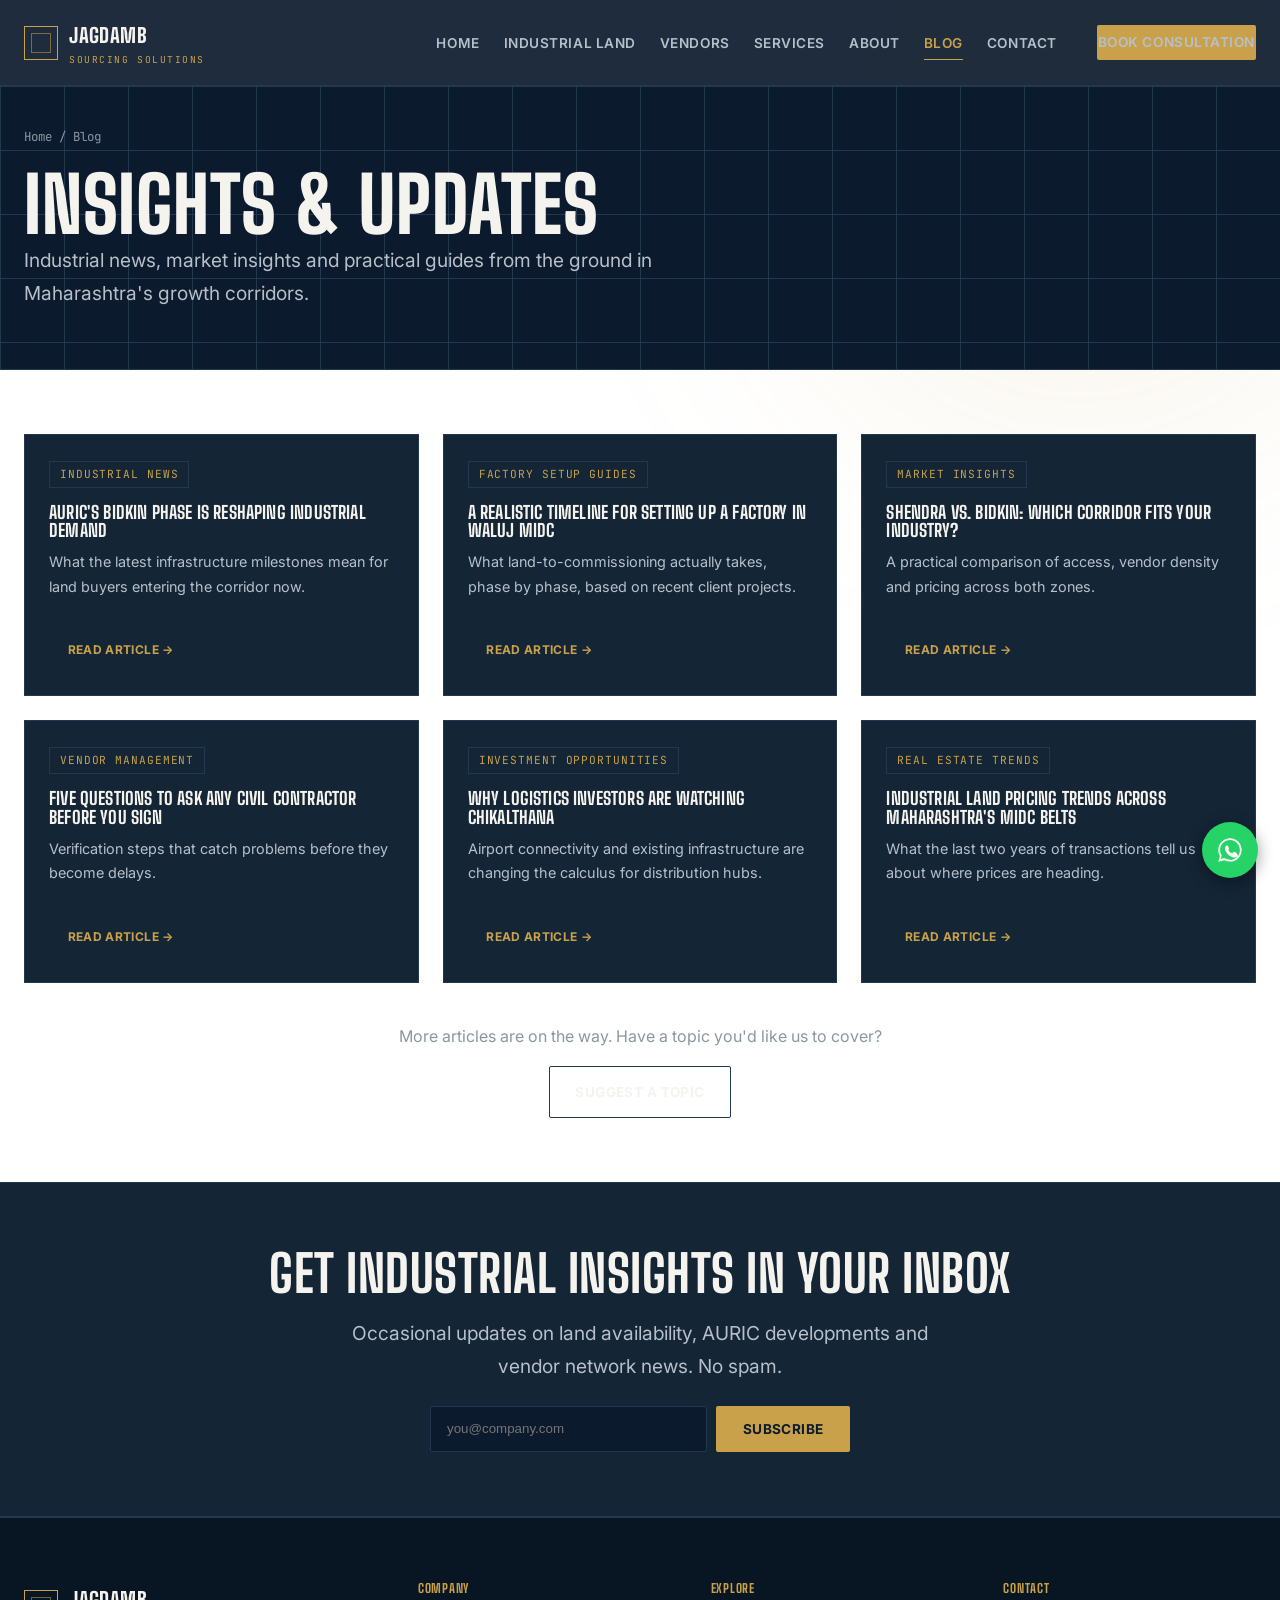
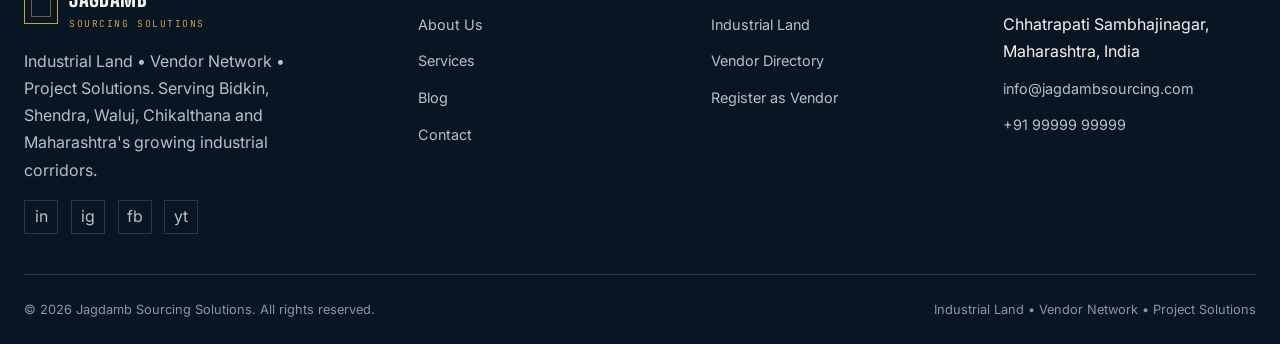
<file: blog.html>
<!DOCTYPE html>
<html lang="en">
<head>
<meta charset="UTF-8">
<meta name="viewport" content="width=device-width, initial-scale=1.0">
<title>Blog & Industrial Insights | Jagdamb Sourcing Solutions</title>
<meta name="description" content="Industrial news, market insights, factory setup guides and vendor management articles from Jagdamb Sourcing Solutions, covering Maharashtra's growing industrial corridors.">
<link rel="canonical" href="https://www.jagdambsourcing.com/blog.html">
<link rel="preconnect" href="https://fonts.googleapis.com">
<link href="https://fonts.googleapis.com/css2?family=Big+Shoulders:wght@600;700;800;900&family=Inter:wght@400;500;600;700&family=JetBrains+Mono:wght@400;500;700&display=swap" rel="stylesheet">
<link rel="stylesheet" href="css/main.css">
</head>
<body>
<header class="site-header">
  <div class="header-inner">
    <a href="index.html" class="logo"><span class="logo-mark"></span><span>JAGDAMB<small>Sourcing Solutions</small></span></a>
    <nav class="main-nav">
      <ul>
        <li><a href="index.html">Home</a></li><li><a href="industrial-land.html">Industrial Land</a></li><li><a href="vendors.html">Vendors</a></li><li><a href="services.html">Services</a></li><li><a href="about.html">About</a></li><li><a href="blog.html" class="active">Blog</a></li><li><a href="contact.html">Contact</a></li>
      </ul>
      <a href="contact.html" class="btn btn-gold btn-sm nav-cta">Book Consultation</a>
      <button class="hamburger" aria-label="Menu" aria-expanded="false"><span></span><span></span><span></span></button>
    </nav>
  </div>
</header>

<section class="page-header">
  <div class="container">
    <div class="breadcrumb"><a href="index.html">Home</a> / Blog</div>
    <h1>Insights &amp; Updates</h1>
    <p class="lede">Industrial news, market insights and practical guides from the ground in Maharashtra's growth corridors.</p>
  </div>
</section>

<section>
  <div class="container">
    <div class="grid grid-3">
      
      <a href="blog.html" class="card" data-animate style="display:block;">
        <span class="badge">Industrial News</span>
        <h3 style="font-size:1.1rem;">AURIC's Bidkin Phase Is Reshaping Industrial Demand</h3>
        <p style="font-size:0.9rem;">What the latest infrastructure milestones mean for land buyers entering the corridor now.</p>
        <span class="btn btn-ghost btn-sm mt-2" style="display:inline-flex;">Read Article →</span>
      </a>
      <a href="blog.html" class="card" data-animate style="display:block;">
        <span class="badge">Factory Setup Guides</span>
        <h3 style="font-size:1.1rem;">A Realistic Timeline for Setting Up a Factory in Waluj MIDC</h3>
        <p style="font-size:0.9rem;">What land-to-commissioning actually takes, phase by phase, based on recent client projects.</p>
        <span class="btn btn-ghost btn-sm mt-2" style="display:inline-flex;">Read Article →</span>
      </a>
      <a href="blog.html" class="card" data-animate style="display:block;">
        <span class="badge">Market Insights</span>
        <h3 style="font-size:1.1rem;">Shendra vs. Bidkin: Which Corridor Fits Your Industry?</h3>
        <p style="font-size:0.9rem;">A practical comparison of access, vendor density and pricing across both zones.</p>
        <span class="btn btn-ghost btn-sm mt-2" style="display:inline-flex;">Read Article →</span>
      </a>
      <a href="blog.html" class="card" data-animate style="display:block;">
        <span class="badge">Vendor Management</span>
        <h3 style="font-size:1.1rem;">Five Questions to Ask Any Civil Contractor Before You Sign</h3>
        <p style="font-size:0.9rem;">Verification steps that catch problems before they become delays.</p>
        <span class="btn btn-ghost btn-sm mt-2" style="display:inline-flex;">Read Article →</span>
      </a>
      <a href="blog.html" class="card" data-animate style="display:block;">
        <span class="badge">Investment Opportunities</span>
        <h3 style="font-size:1.1rem;">Why Logistics Investors Are Watching Chikalthana</h3>
        <p style="font-size:0.9rem;">Airport connectivity and existing infrastructure are changing the calculus for distribution hubs.</p>
        <span class="btn btn-ghost btn-sm mt-2" style="display:inline-flex;">Read Article →</span>
      </a>
      <a href="blog.html" class="card" data-animate style="display:block;">
        <span class="badge">Real Estate Trends</span>
        <h3 style="font-size:1.1rem;">Industrial Land Pricing Trends Across Maharashtra's MIDC Belts</h3>
        <p style="font-size:0.9rem;">What the last two years of transactions tell us about where prices are heading.</p>
        <span class="btn btn-ghost btn-sm mt-2" style="display:inline-flex;">Read Article →</span>
      </a>
    </div>
    <div class="text-center mt-4" data-animate>
      <p style="color:var(--steel);">More articles are on the way. Have a topic you'd like us to cover?</p>
      <a href="contact.html" class="btn btn-outline">Suggest a Topic</a>
    </div>
  </div>
</section>

<section class="cta-band" data-animate>
  <div class="container">
    <h2>Get industrial insights in your inbox</h2>
    <p class="lede" style="margin:0 auto;">Occasional updates on land availability, AURIC developments and vendor network news. No spam.</p>
    <form action="https://formspree.io/f/YOUR_FORM_ID" method="POST" data-formspree style="max-width:420px; margin:1.5rem auto 0; display:flex; gap:0.6rem;">
      <input type="hidden" name="_subject" value="Newsletter Signup — Jagdamb Sourcing">
      <input type="email" name="email" required placeholder="you@company.com" style="flex:1; background:var(--navy-deep); border:1px solid var(--navy-line); color:var(--paper); padding:0.85rem 1rem; border-radius:var(--radius);">
      <button type="submit" class="btn btn-gold">Subscribe</button>
    </form>
    <div class="form-success" style="max-width:420px; margin:1rem auto 0;">Thank you — you're subscribed.</div>
  </div>
</section>
<footer>
  <div class="container">
    <div class="footer-grid">
      <div>
        <a href="index.html" class="logo" style="margin-bottom:1rem;"><span class="logo-mark"></span><span>JAGDAMB<small>Sourcing Solutions</small></span></a>
        <p style="max-width:300px;">Industrial Land • Vendor Network • Project Solutions. Serving Bidkin, Shendra, Waluj, Chikalthana and Maharashtra's growing industrial corridors.</p>
        <div class="footer-social mt-2"><a href="#" aria-label="LinkedIn">in</a><a href="#" aria-label="Instagram">ig</a><a href="#" aria-label="Facebook">fb</a><a href="#" aria-label="YouTube">yt</a></div>
      </div>
      <div><h4>Company</h4><ul><li><a href="about.html">About Us</a></li><li><a href="services.html">Services</a></li><li><a href="blog.html">Blog</a></li><li><a href="contact.html">Contact</a></li></ul></div>
      <div><h4>Explore</h4><ul><li><a href="industrial-land.html">Industrial Land</a></li><li><a href="vendors.html">Vendor Directory</a></li><li><a href="register-vendor.html">Register as Vendor</a></li></ul></div>
      <div><h4>Contact</h4><ul><li>Chhatrapati Sambhajinagar, Maharashtra, India</li><li><a href="mailto:info@jagdambsourcing.com">info@jagdambsourcing.com</a></li><li><a href="tel:+919999999999">+91 99999 99999</a></li></ul></div>
    </div>
    <div class="footer-bottom"><span>© <span class="cur-year"></span> Jagdamb Sourcing Solutions. All rights reserved.</span><span>Industrial Land • Vendor Network • Project Solutions</span></div>
  </div>
</footer>

<a class="wa-float" href="#" onclick="window.open(waLink('Hi, I would like to know more about Jagdamb Sourcing Solutions.'));return false;" aria-label="Chat on WhatsApp">
  <svg viewBox="0 0 24 24" fill="white"><path d="M17.5 14.4c-.3-.1-1.6-.8-1.9-.9-.2-.1-.4-.1-.6.1-.2.2-.6.9-.8 1.1-.1.2-.3.2-.5.1-1.3-.6-2.2-1.1-3.1-2.6-.2-.4.2-.4.6-1.2.1-.2 0-.4-.1-.5-.1-.1-.6-1.4-.8-1.9-.2-.5-.4-.4-.6-.4h-.5c-.2 0-.5.1-.7.3-.2.3-.9 1-.9 2.3 0 1.4 1 2.7 1.1 2.9.1.2 1.9 3 4.6 4.1 2.3.9 2.7.7 3.2.7.5-.1 1.6-.7 1.9-1.3.2-.6.2-1.1.2-1.2 0-.1-.2-.2-.5-.3z"/><path d="M12 2C6.5 2 2 6.5 2 12c0 1.9.5 3.6 1.4 5.1L2 22l5.1-1.3c1.4.8 3.1 1.2 4.9 1.2 5.5 0 10-4.5 10-10S17.5 2 12 2zm0 18.2c-1.6 0-3.1-.4-4.4-1.2l-.3-.2-3.3.9.9-3.2-.2-.3C3.9 14.7 3.5 13.4 3.5 12c0-4.7 3.8-8.5 8.5-8.5s8.5 3.8 8.5 8.5-3.8 8.5-8.5 8.5z"/></svg>
</a>

<script src="js/main.js"></script>
</body>
</html>
</file>
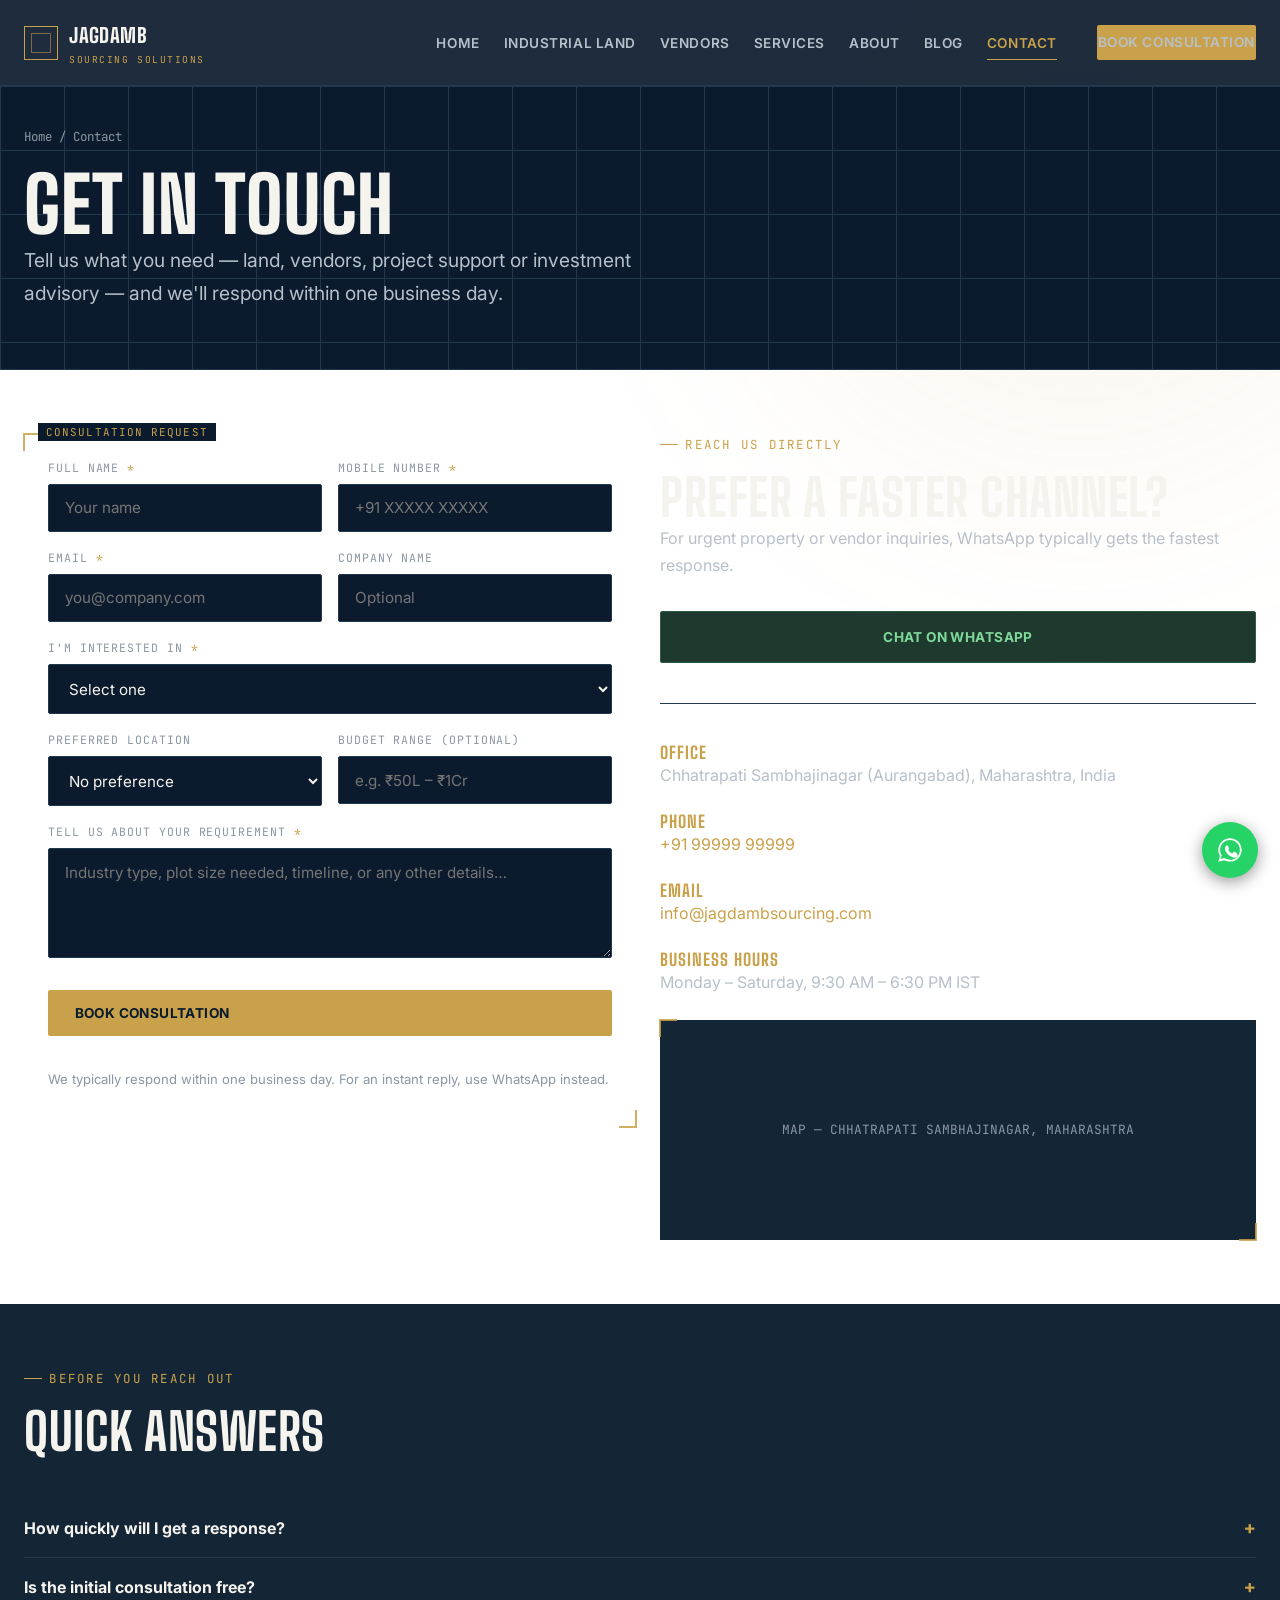
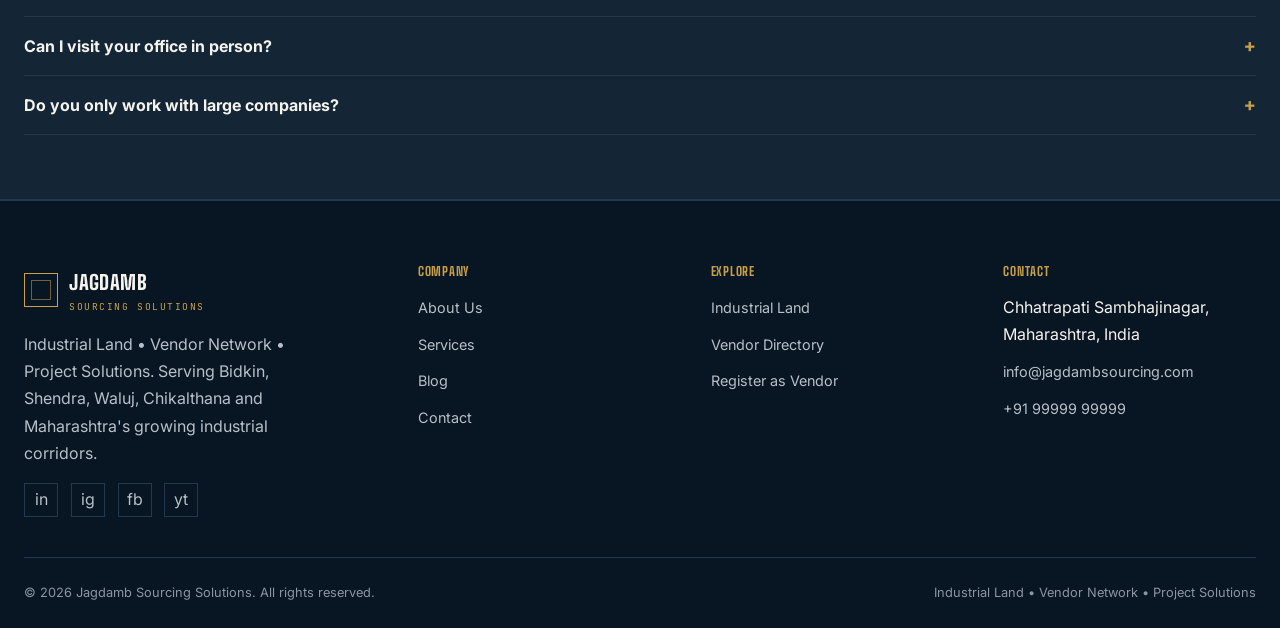
<file: contact.html>
<!DOCTYPE html>
<html lang="en">
<head>
<meta charset="UTF-8">
<meta name="viewport" content="width=device-width, initial-scale=1.0">
<title>Contact Us | Jagdamb Sourcing Solutions</title>
<meta name="description" content="Contact Jagdamb Sourcing Solutions for industrial land, vendor sourcing, factory setup or investor advisory inquiries in Chhatrapati Sambhajinagar, Maharashtra. Free initial consultation.">
<link rel="canonical" href="https://www.jagdambsourcing.com/contact.html">
<link rel="preconnect" href="https://fonts.googleapis.com">
<link href="https://fonts.googleapis.com/css2?family=Big+Shoulders:wght@600;700;800;900&family=Inter:wght@400;500;600;700&family=JetBrains+Mono:wght@400;500;700&display=swap" rel="stylesheet">
<link rel="stylesheet" href="css/main.css">
</head>
<body>
<header class="site-header">
  <div class="header-inner">
    <a href="index.html" class="logo"><span class="logo-mark"></span><span>JAGDAMB<small>Sourcing Solutions</small></span></a>
    <nav class="main-nav">
      <ul>
        <li><a href="index.html">Home</a></li><li><a href="industrial-land.html">Industrial Land</a></li><li><a href="vendors.html">Vendors</a></li><li><a href="services.html">Services</a></li><li><a href="about.html">About</a></li><li><a href="blog.html">Blog</a></li><li><a href="contact.html" class="active">Contact</a></li>
      </ul>
      <a href="contact.html" class="btn btn-gold btn-sm nav-cta">Book Consultation</a>
      <button class="hamburger" aria-label="Menu" aria-expanded="false"><span></span><span></span><span></span></button>
    </nav>
  </div>
</header>

<section class="page-header">
  <div class="container">
    <div class="breadcrumb"><a href="index.html">Home</a> / Contact</div>
    <h1>Get In Touch</h1>
    <p class="lede">Tell us what you need — land, vendors, project support or investment advisory — and we'll respond within one business day.</p>
  </div>
</section>

<section id="contact-form">
  <div class="container grid grid-2" style="align-items:flex-start;">

    <div data-animate>
      <div class="plot">
        <div class="plot-tag">CONSULTATION REQUEST</div>
        <form action="https://formspree.io/f/YOUR_FORM_ID" method="POST" data-formspree class="form-grid">
          <input type="hidden" name="_subject" value="New Consultation Request — Jagdamb Sourcing">

          <div class="field-row-2">
            <div class="field">
              <label for="c-name">Full Name <span class="required-mark">*</span></label>
              <input type="text" id="c-name" name="full_name" required placeholder="Your name">
            </div>
            <div class="field">
              <label for="c-mobile">Mobile Number <span class="required-mark">*</span></label>
              <input type="tel" id="c-mobile" name="mobile_number" required placeholder="+91 XXXXX XXXXX">
            </div>
          </div>

          <div class="field-row-2">
            <div class="field">
              <label for="c-email">Email <span class="required-mark">*</span></label>
              <input type="email" id="c-email" name="email" required placeholder="you@company.com">
            </div>
            <div class="field">
              <label for="c-company">Company Name</label>
              <input type="text" id="c-company" name="company_name" placeholder="Optional">
            </div>
          </div>

          <div class="field">
            <label for="c-interest">I'm Interested In <span class="required-mark">*</span></label>
            <select id="c-interest" name="interest" required>
              <option value="" disabled selected>Select one</option>
              <option>Industrial Land Sourcing</option>
              <option>Vendor Sourcing</option>
              <option>Factory Setup Assistance</option>
              <option>Project Management</option>
              <option>Investor Advisory</option>
              <option>Vendor Registration</option>
              <option>Other / Not Sure</option>
            </select>
          </div>

          <div class="field-row-2">
            <div class="field">
              <label for="c-location">Preferred Location</label>
              <select id="c-location" name="preferred_location">
                <option value="">No preference</option>
                <option>Bidkin</option>
                <option>Shendra</option>
                <option>Waluj MIDC</option>
                <option>Chikalthana</option>
                <option>Sambhajinagar</option>
                <option>Pune</option>
                <option>Nashik</option>
              </select>
            </div>
            <div class="field">
              <label for="c-budget">Budget Range (Optional)</label>
              <input type="text" id="c-budget" name="budget_range" placeholder="e.g. ₹50L – ₹1Cr">
            </div>
          </div>

          <div class="field">
            <label for="c-message">Tell Us About Your Requirement <span class="required-mark">*</span></label>
            <textarea id="c-message" name="message" required placeholder="Industry type, plot size needed, timeline, or any other details…"></textarea>
          </div>

          <button type="submit" class="btn btn-gold mt-2">Book Consultation</button>
          <p class="form-note">We typically respond within one business day. For an instant reply, use WhatsApp instead.</p>
        </form>
        <div class="form-success">Thank you — your request has been received. Our team will contact you within one business day.</div>
      </div>
    </div>

    <div data-animate>
      <div class="eyebrow">Reach Us Directly</div>
      <h2>Prefer a faster channel?</h2>
      <p>For urgent property or vendor inquiries, WhatsApp typically gets the fastest response.</p>

      <a href="#" onclick="window.open(waLink('Hi, I would like to speak with the Jagdamb Sourcing team.'));return false;" class="btn btn-wa" style="width:100%; justify-content:center; margin-top:1rem;">Chat on WhatsApp</a>

      <div class="divider"></div>

      <h4 class="text-gold">Office</h4>
      <p style="margin-bottom:1.5rem;">Chhatrapati Sambhajinagar (Aurangabad), Maharashtra, India</p>

      <h4 class="text-gold">Phone</h4>
      <p style="margin-bottom:1.5rem;"><a href="tel:+919999999999" class="text-gold">+91 99999 99999</a></p>

      <h4 class="text-gold">Email</h4>
      <p style="margin-bottom:1.5rem;"><a href="mailto:info@jagdambsourcing.com" class="text-gold">info@jagdambsourcing.com</a></p>

      <h4 class="text-gold">Business Hours</h4>
      <p>Monday – Saturday, 9:30 AM – 6:30 PM IST</p>

      <div class="plot mt-3" style="background:var(--navy-card); height:220px; display:flex; align-items:center; justify-content:center;">
        <span class="mono" style="color:var(--steel); font-size:0.8rem;">MAP — CHHATRAPATI SAMBHAJINAGAR, MAHARASHTRA</span>
      </div>
    </div>

  </div>
</section>

<section class="bg-card bordered">
  <div class="container">
    <div class="section-head" data-animate>
      <div class="eyebrow">Before You Reach Out</div>
      <h2>Quick answers</h2>
    </div>
    <div class="faq-list" data-animate>
      <div class="faq-item">
      <button class="faq-q"><span>How quickly will I get a response?</span><span class="plus">+</span></button>
      <div class="faq-a"><div class="faq-a-inner">We respond to all inquiries within one business day, usually sooner for WhatsApp messages.</div></div>
    </div><div class="faq-item">
      <button class="faq-q"><span>Is the initial consultation free?</span><span class="plus">+</span></button>
      <div class="faq-a"><div class="faq-a-inner">Yes — the first consultation to understand your requirement is always free of charge.</div></div>
    </div><div class="faq-item">
      <button class="faq-q"><span>Can I visit your office in person?</span><span class="plus">+</span></button>
      <div class="faq-a"><div class="faq-a-inner">Yes, our team is based in Chhatrapati Sambhajinagar and welcomes scheduled visits.</div></div>
    </div><div class="faq-item">
      <button class="faq-q"><span>Do you only work with large companies?</span><span class="plus">+</span></button>
      <div class="faq-a"><div class="faq-a-inner">No — we work with MSMEs, individual investors, large manufacturers and vendors of all sizes.</div></div>
    </div>
    </div>
  </div>
</section>
<footer>
  <div class="container">
    <div class="footer-grid">
      <div>
        <a href="index.html" class="logo" style="margin-bottom:1rem;"><span class="logo-mark"></span><span>JAGDAMB<small>Sourcing Solutions</small></span></a>
        <p style="max-width:300px;">Industrial Land • Vendor Network • Project Solutions. Serving Bidkin, Shendra, Waluj, Chikalthana and Maharashtra's growing industrial corridors.</p>
        <div class="footer-social mt-2"><a href="#" aria-label="LinkedIn">in</a><a href="#" aria-label="Instagram">ig</a><a href="#" aria-label="Facebook">fb</a><a href="#" aria-label="YouTube">yt</a></div>
      </div>
      <div><h4>Company</h4><ul><li><a href="about.html">About Us</a></li><li><a href="services.html">Services</a></li><li><a href="blog.html">Blog</a></li><li><a href="contact.html">Contact</a></li></ul></div>
      <div><h4>Explore</h4><ul><li><a href="industrial-land.html">Industrial Land</a></li><li><a href="vendors.html">Vendor Directory</a></li><li><a href="register-vendor.html">Register as Vendor</a></li></ul></div>
      <div><h4>Contact</h4><ul><li>Chhatrapati Sambhajinagar, Maharashtra, India</li><li><a href="mailto:info@jagdambsourcing.com">info@jagdambsourcing.com</a></li><li><a href="tel:+919999999999">+91 99999 99999</a></li></ul></div>
    </div>
    <div class="footer-bottom"><span>© <span class="cur-year"></span> Jagdamb Sourcing Solutions. All rights reserved.</span><span>Industrial Land • Vendor Network • Project Solutions</span></div>
  </div>
</footer>

<a class="wa-float" href="#" onclick="window.open(waLink('Hi, I would like to know more about Jagdamb Sourcing Solutions.'));return false;" aria-label="Chat on WhatsApp">
  <svg viewBox="0 0 24 24" fill="white"><path d="M17.5 14.4c-.3-.1-1.6-.8-1.9-.9-.2-.1-.4-.1-.6.1-.2.2-.6.9-.8 1.1-.1.2-.3.2-.5.1-1.3-.6-2.2-1.1-3.1-2.6-.2-.4.2-.4.6-1.2.1-.2 0-.4-.1-.5-.1-.1-.6-1.4-.8-1.9-.2-.5-.4-.4-.6-.4h-.5c-.2 0-.5.1-.7.3-.2.3-.9 1-.9 2.3 0 1.4 1 2.7 1.1 2.9.1.2 1.9 3 4.6 4.1 2.3.9 2.7.7 3.2.7.5-.1 1.6-.7 1.9-1.3.2-.6.2-1.1.2-1.2 0-.1-.2-.2-.5-.3z"/><path d="M12 2C6.5 2 2 6.5 2 12c0 1.9.5 3.6 1.4 5.1L2 22l5.1-1.3c1.4.8 3.1 1.2 4.9 1.2 5.5 0 10-4.5 10-10S17.5 2 12 2zm0 18.2c-1.6 0-3.1-.4-4.4-1.2l-.3-.2-3.3.9.9-3.2-.2-.3C3.9 14.7 3.5 13.4 3.5 12c0-4.7 3.8-8.5 8.5-8.5s8.5 3.8 8.5 8.5-3.8 8.5-8.5 8.5z"/></svg>
</a>

<script src="js/main.js"></script>
</body>
</html>
</file>
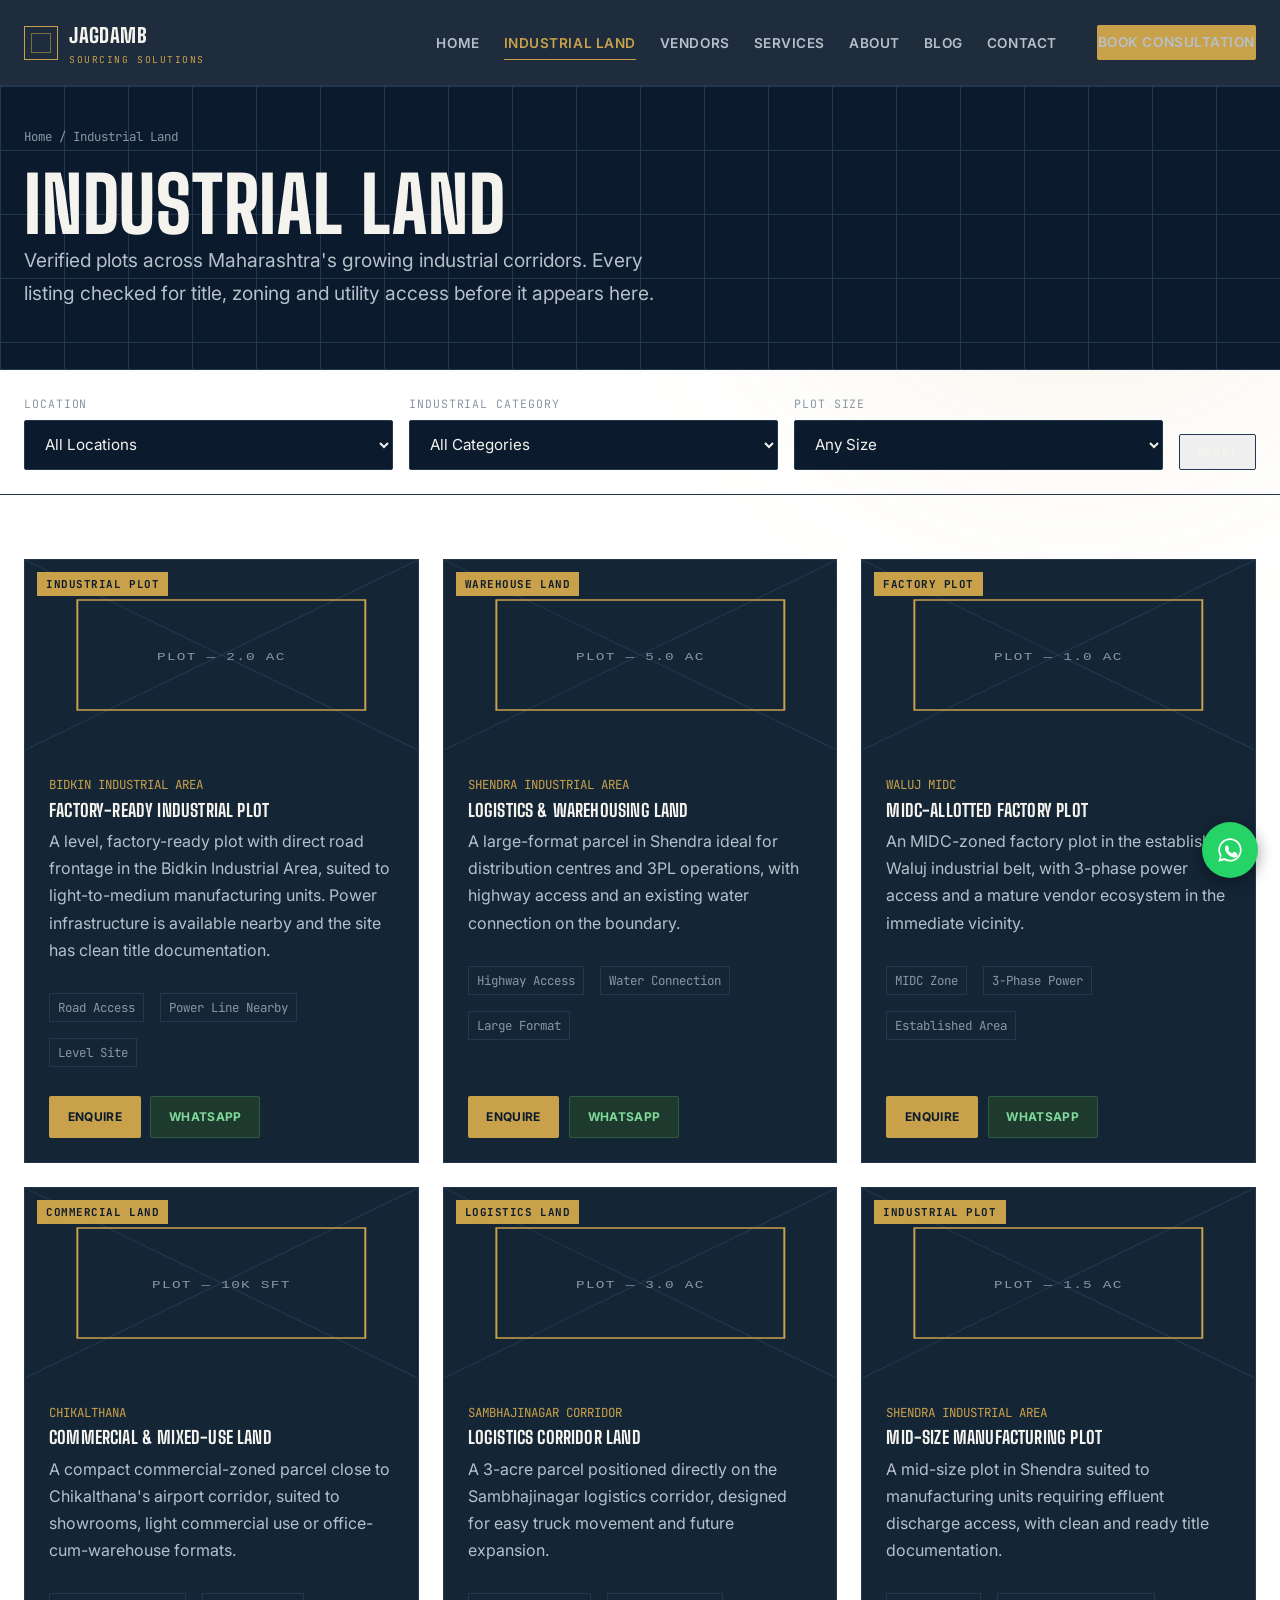
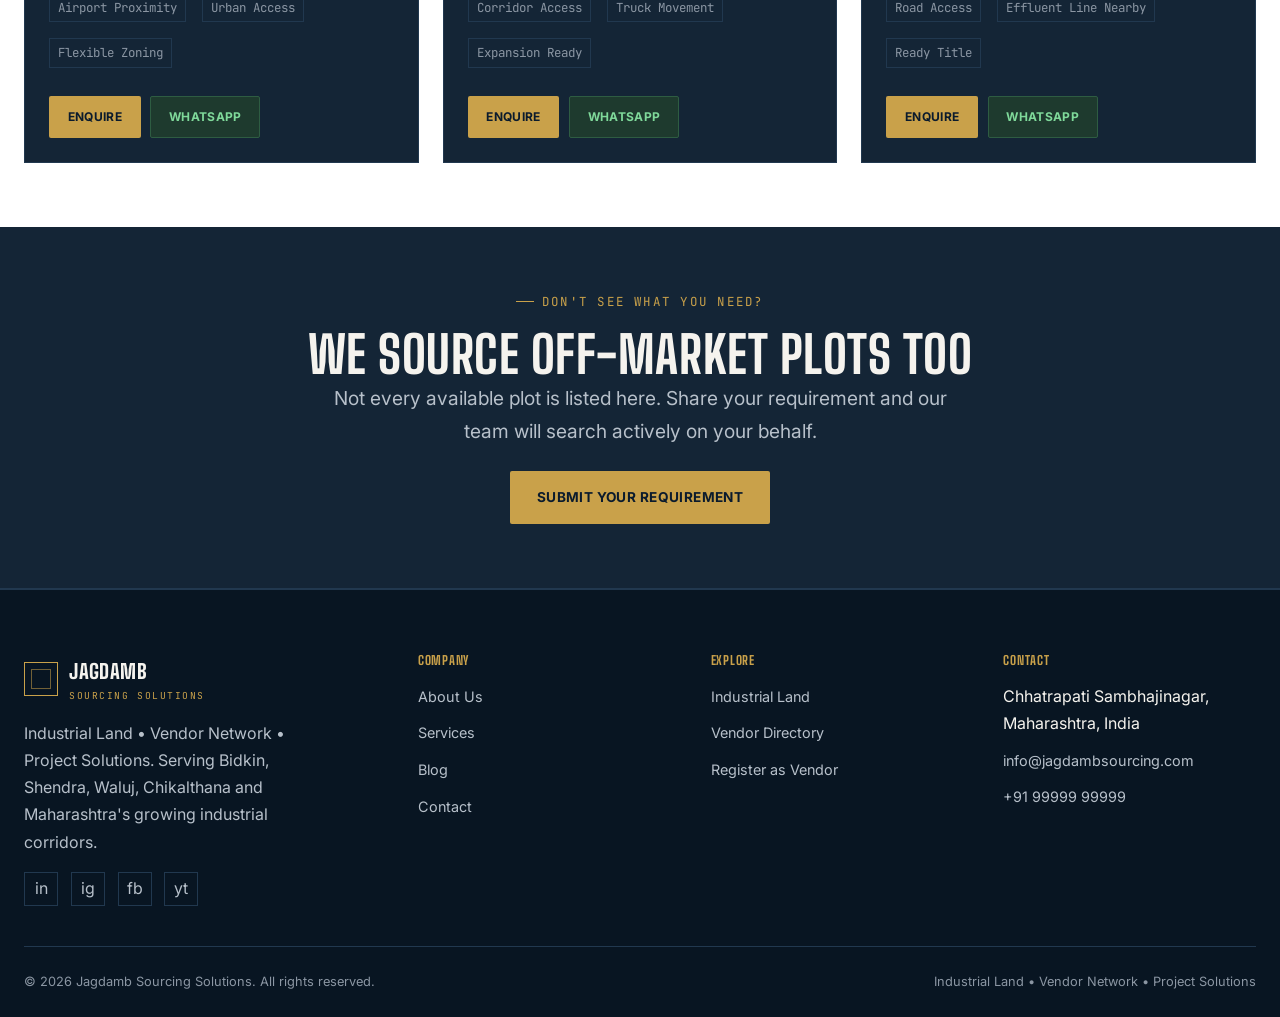
<file: industrial-land.html>
<!DOCTYPE html>
<html lang="en">
<head>
<meta charset="UTF-8">
<meta name="viewport" content="width=device-width, initial-scale=1.0">
<title>Industrial Land for Sale | Bidkin, Shendra, Waluj, Chikalthana | Jagdamb</title>
<meta name="description" content="Browse verified industrial plots, factory land and warehouse sites across Bidkin, Shendra, Waluj MIDC and Chikalthana, Maharashtra. Filter by location, category and plot size.">
<link rel="canonical" href="https://www.jagdambsourcing.com/industrial-land.html">
<link rel="preconnect" href="https://fonts.googleapis.com">
<link href="https://fonts.googleapis.com/css2?family=Big+Shoulders:wght@600;700;800;900&family=Inter:wght@400;500;600;700&family=JetBrains+Mono:wght@400;500;700&display=swap" rel="stylesheet">
<link rel="stylesheet" href="css/main.css">
</head>
<body>
<header class="site-header">
  <div class="header-inner">
    <a href="index.html" class="logo"><span class="logo-mark"></span><span>JAGDAMB<small>Sourcing Solutions</small></span></a>
    <nav class="main-nav">
      <ul>
        <li><a href="index.html">Home</a></li><li><a href="industrial-land.html" class="active">Industrial Land</a></li><li><a href="vendors.html">Vendors</a></li><li><a href="services.html">Services</a></li><li><a href="about.html">About</a></li><li><a href="blog.html">Blog</a></li><li><a href="contact.html">Contact</a></li>
      </ul>
      <a href="contact.html" class="btn btn-gold btn-sm nav-cta">Book Consultation</a>
      <button class="hamburger" aria-label="Menu" aria-expanded="false"><span></span><span></span><span></span></button>
    </nav>
  </div>
</header>

<section class="page-header">
  <div class="container">
    <div class="breadcrumb"><a href="index.html">Home</a> / Industrial Land</div>
    <h1>Industrial Land</h1>
    <p class="lede">Verified plots across Maharashtra's growing industrial corridors. Every listing checked for title, zoning and utility access before it appears here.</p>
  </div>
</section>

<section class="bordered" style="padding-top:var(--sp-3); padding-bottom:var(--sp-3);">
  <div class="container">
    <div class="grid" style="grid-template-columns: 1fr 1fr 1fr auto; gap: var(--sp-2); align-items:end;" id="filter-bar">
      <div class="field">
        <label for="f-location">Location</label>
        <select id="f-location">
          <option value="all">All Locations</option>
          <option value="bidkin">Bidkin</option>
          <option value="shendra">Shendra</option>
          <option value="waluj">Waluj MIDC</option>
          <option value="chikalthana">Chikalthana</option>
          <option value="sambhajinagar">Sambhajinagar Corridor</option>
        </select>
      </div>
      <div class="field">
        <label for="f-category">Industrial Category</label>
        <select id="f-category">
          <option value="all">All Categories</option>
          <option value="industrial-plot">Industrial Plot</option>
          <option value="warehouse-land">Warehouse Land</option>
          <option value="factory-plot">Factory Plot</option>
          <option value="commercial-land">Commercial Land</option>
          <option value="logistics-land">Logistics Land</option>
          <option value="manufacturing-plot">Manufacturing Plot</option>
        </select>
      </div>
      <div class="field">
        <label for="f-size">Plot Size</label>
        <select id="f-size">
          <option value="all">Any Size</option>
          <option value="small">Under 2 Acres</option>
          <option value="medium">2–4 Acres</option>
          <option value="large">4+ Acres</option>
        </select>
      </div>
      <button class="btn btn-outline btn-sm" id="f-reset" style="height:fit-content;">Reset</button>
    </div>
  </div>
</section>

<section>
  <div class="container">
    <div class="grid grid-3" id="property-grid">
      
      <div class="prop-card" data-animate data-location="bidkin" data-category="industrial-plot">
        <div class="prop-img"><span class="prop-tag">Industrial Plot</span><svg viewBox="0 0 300 190" preserveAspectRatio="none"><rect width="300" height="190" fill="#142536"/><line x1="0" y1="0" x2="300" y2="190" stroke="#21384F" stroke-width="1"/><line x1="300" y1="0" x2="0" y2="190" stroke="#21384F" stroke-width="1"/><rect x="40" y="40" width="220" height="110" fill="none" stroke="#C9A14A" stroke-width="1.5"/><text x="150" y="100" fill="#8B96A3" font-family="monospace" font-size="11" text-anchor="middle">PLOT — 2.0 AC</text></svg></div>
        <div class="prop-body">
          <div class="prop-loc">BIDKIN INDUSTRIAL AREA</div>
          <h3>Factory-Ready Industrial Plot</h3>
          <p>A level, factory-ready plot with direct road frontage in the Bidkin Industrial Area, suited to light-to-medium manufacturing units. Power infrastructure is available nearby and the site has clean title documentation.</p>
          <div class="prop-meta"><span>Road Access</span><span>Power Line Nearby</span><span>Level Site</span></div>
          <div class="prop-foot">
            <a href="contact.html?property=industrial-plot" class="btn btn-gold btn-sm">Enquire</a>
            <a href="#" onclick="window.open(waLink('Hi, I am interested in the Factory-Ready Industrial Plot in Bidkin Industrial Area (2 Acres). Please share more details.'));return false;" class="btn btn-wa btn-sm">WhatsApp</a>
          </div>
        </div>
      </div>
      <div class="prop-card" data-animate data-location="shendra" data-category="warehouse-land">
        <div class="prop-img"><span class="prop-tag">Warehouse Land</span><svg viewBox="0 0 300 190" preserveAspectRatio="none"><rect width="300" height="190" fill="#142536"/><line x1="0" y1="0" x2="300" y2="190" stroke="#21384F" stroke-width="1"/><line x1="300" y1="0" x2="0" y2="190" stroke="#21384F" stroke-width="1"/><rect x="40" y="40" width="220" height="110" fill="none" stroke="#C9A14A" stroke-width="1.5"/><text x="150" y="100" fill="#8B96A3" font-family="monospace" font-size="11" text-anchor="middle">PLOT — 5.0 AC</text></svg></div>
        <div class="prop-body">
          <div class="prop-loc">SHENDRA INDUSTRIAL AREA</div>
          <h3>Logistics & Warehousing Land</h3>
          <p>A large-format parcel in Shendra ideal for distribution centres and 3PL operations, with highway access and an existing water connection on the boundary.</p>
          <div class="prop-meta"><span>Highway Access</span><span>Water Connection</span><span>Large Format</span></div>
          <div class="prop-foot">
            <a href="contact.html?property=warehouse-land" class="btn btn-gold btn-sm">Enquire</a>
            <a href="#" onclick="window.open(waLink('Hi, I am interested in the Logistics & Warehousing Land in Shendra Industrial Area (5 Acres). Please share more details.'));return false;" class="btn btn-wa btn-sm">WhatsApp</a>
          </div>
        </div>
      </div>
      <div class="prop-card" data-animate data-location="waluj" data-category="factory-plot">
        <div class="prop-img"><span class="prop-tag">Factory Plot</span><svg viewBox="0 0 300 190" preserveAspectRatio="none"><rect width="300" height="190" fill="#142536"/><line x1="0" y1="0" x2="300" y2="190" stroke="#21384F" stroke-width="1"/><line x1="300" y1="0" x2="0" y2="190" stroke="#21384F" stroke-width="1"/><rect x="40" y="40" width="220" height="110" fill="none" stroke="#C9A14A" stroke-width="1.5"/><text x="150" y="100" fill="#8B96A3" font-family="monospace" font-size="11" text-anchor="middle">PLOT — 1.0 AC</text></svg></div>
        <div class="prop-body">
          <div class="prop-loc">WALUJ MIDC</div>
          <h3>MIDC-Allotted Factory Plot</h3>
          <p>An MIDC-zoned factory plot in the established Waluj industrial belt, with 3-phase power access and a mature vendor ecosystem in the immediate vicinity.</p>
          <div class="prop-meta"><span>MIDC Zone</span><span>3-Phase Power</span><span>Established Area</span></div>
          <div class="prop-foot">
            <a href="contact.html?property=factory-plot" class="btn btn-gold btn-sm">Enquire</a>
            <a href="#" onclick="window.open(waLink('Hi, I am interested in the MIDC-Allotted Factory Plot in Waluj MIDC (1 Acre). Please share more details.'));return false;" class="btn btn-wa btn-sm">WhatsApp</a>
          </div>
        </div>
      </div>
      <div class="prop-card" data-animate data-location="chikalthana" data-category="commercial-land">
        <div class="prop-img"><span class="prop-tag">Commercial Land</span><svg viewBox="0 0 300 190" preserveAspectRatio="none"><rect width="300" height="190" fill="#142536"/><line x1="0" y1="0" x2="300" y2="190" stroke="#21384F" stroke-width="1"/><line x1="300" y1="0" x2="0" y2="190" stroke="#21384F" stroke-width="1"/><rect x="40" y="40" width="220" height="110" fill="none" stroke="#C9A14A" stroke-width="1.5"/><text x="150" y="100" fill="#8B96A3" font-family="monospace" font-size="11" text-anchor="middle">PLOT — 10K SFT</text></svg></div>
        <div class="prop-body">
          <div class="prop-loc">CHIKALTHANA</div>
          <h3>Commercial & Mixed-Use Land</h3>
          <p>A compact commercial-zoned parcel close to Chikalthana's airport corridor, suited to showrooms, light commercial use or office-cum-warehouse formats.</p>
          <div class="prop-meta"><span>Airport Proximity</span><span>Urban Access</span><span>Flexible Zoning</span></div>
          <div class="prop-foot">
            <a href="contact.html?property=commercial-land" class="btn btn-gold btn-sm">Enquire</a>
            <a href="#" onclick="window.open(waLink('Hi, I am interested in the Commercial & Mixed-Use Land in Chikalthana (10,000 Sq Ft). Please share more details.'));return false;" class="btn btn-wa btn-sm">WhatsApp</a>
          </div>
        </div>
      </div>
      <div class="prop-card" data-animate data-location="sambhajinagar" data-category="logistics-land">
        <div class="prop-img"><span class="prop-tag">Logistics Land</span><svg viewBox="0 0 300 190" preserveAspectRatio="none"><rect width="300" height="190" fill="#142536"/><line x1="0" y1="0" x2="300" y2="190" stroke="#21384F" stroke-width="1"/><line x1="300" y1="0" x2="0" y2="190" stroke="#21384F" stroke-width="1"/><rect x="40" y="40" width="220" height="110" fill="none" stroke="#C9A14A" stroke-width="1.5"/><text x="150" y="100" fill="#8B96A3" font-family="monospace" font-size="11" text-anchor="middle">PLOT — 3.0 AC</text></svg></div>
        <div class="prop-body">
          <div class="prop-loc">SAMBHAJINAGAR CORRIDOR</div>
          <h3>Logistics Corridor Land</h3>
          <p>A 3-acre parcel positioned directly on the Sambhajinagar logistics corridor, designed for easy truck movement and future expansion.</p>
          <div class="prop-meta"><span>Corridor Access</span><span>Truck Movement</span><span>Expansion Ready</span></div>
          <div class="prop-foot">
            <a href="contact.html?property=logistics-land" class="btn btn-gold btn-sm">Enquire</a>
            <a href="#" onclick="window.open(waLink('Hi, I am interested in the Logistics Corridor Land in Sambhajinagar Corridor (3 Acres). Please share more details.'));return false;" class="btn btn-wa btn-sm">WhatsApp</a>
          </div>
        </div>
      </div>
      <div class="prop-card" data-animate data-location="shendra" data-category="manufacturing-plot">
        <div class="prop-img"><span class="prop-tag">Industrial Plot</span><svg viewBox="0 0 300 190" preserveAspectRatio="none"><rect width="300" height="190" fill="#142536"/><line x1="0" y1="0" x2="300" y2="190" stroke="#21384F" stroke-width="1"/><line x1="300" y1="0" x2="0" y2="190" stroke="#21384F" stroke-width="1"/><rect x="40" y="40" width="220" height="110" fill="none" stroke="#C9A14A" stroke-width="1.5"/><text x="150" y="100" fill="#8B96A3" font-family="monospace" font-size="11" text-anchor="middle">PLOT — 1.5 AC</text></svg></div>
        <div class="prop-body">
          <div class="prop-loc">SHENDRA INDUSTRIAL AREA</div>
          <h3>Mid-Size Manufacturing Plot</h3>
          <p>A mid-size plot in Shendra suited to manufacturing units requiring effluent discharge access, with clean and ready title documentation.</p>
          <div class="prop-meta"><span>Road Access</span><span>Effluent Line Nearby</span><span>Ready Title</span></div>
          <div class="prop-foot">
            <a href="contact.html?property=manufacturing-plot" class="btn btn-gold btn-sm">Enquire</a>
            <a href="#" onclick="window.open(waLink('Hi, I am interested in the Mid-Size Manufacturing Plot in Shendra Industrial Area (1.5 Acres). Please share more details.'));return false;" class="btn btn-wa btn-sm">WhatsApp</a>
          </div>
        </div>
      </div>
    </div>
    <p id="no-results" style="display:none; text-align:center; color:var(--steel); margin-top:var(--sp-4);">No properties match these filters. Try widening your search, or <a href="contact.html" class="text-gold">tell us your requirement directly</a>.</p>
  </div>
</section>

<section class="bg-card bordered">
  <div class="container text-center" data-animate>
    <div class="eyebrow" style="justify-content:center;">Don't See What You Need?</div>
    <h2>We source off-market plots too</h2>
    <p class="lede" style="margin:0 auto;">Not every available plot is listed here. Share your requirement and our team will search actively on your behalf.</p>
    <div class="cta-actions">
      <a href="contact.html" class="btn btn-gold">Submit Your Requirement</a>
    </div>
  </div>
</section>

<script>
(function(){
  const grid = document.getElementById('property-grid');
  const cards = Array.from(grid.querySelectorAll('.prop-card'));
  const locSel = document.getElementById('f-location');
  const catSel = document.getElementById('f-category');
  const sizeSel = document.getElementById('f-size');
  const resetBtn = document.getElementById('f-reset');
  const noResults = document.getElementById('no-results');

  function sizeBucket(card){
    const meta = card.querySelector('.prop-meta').textContent;
    const match = meta.match(/([\d.]+)\s*Acres?/i);
    if(!match) return 'small';
    const acres = parseFloat(match[1]);
    if(acres < 2) return 'small';
    if(acres <= 4) return 'medium';
    return 'large';
  }

  function applyFilters(){
    let visibleCount = 0;
    cards.forEach(card => {
      const locOk = locSel.value === 'all' || card.dataset.location === locSel.value;
      const catOk = catSel.value === 'all' || card.dataset.category === catSel.value;
      const sizeOk = sizeSel.value === 'all' || sizeBucket(card) === sizeSel.value;
      const show = locOk && catOk && sizeOk;
      card.style.display = show ? '' : 'none';
      if(show) visibleCount++;
    });
    noResults.style.display = visibleCount === 0 ? 'block' : 'none';
  }

  [locSel, catSel, sizeSel].forEach(el => el.addEventListener('change', applyFilters));
  resetBtn.addEventListener('click', () => {
    locSel.value = 'all'; catSel.value = 'all'; sizeSel.value = 'all';
    applyFilters();
  });
})();
</script>
<footer>
  <div class="container">
    <div class="footer-grid">
      <div>
        <a href="index.html" class="logo" style="margin-bottom:1rem;"><span class="logo-mark"></span><span>JAGDAMB<small>Sourcing Solutions</small></span></a>
        <p style="max-width:300px;">Industrial Land • Vendor Network • Project Solutions. Serving Bidkin, Shendra, Waluj, Chikalthana and Maharashtra's growing industrial corridors.</p>
        <div class="footer-social mt-2"><a href="#" aria-label="LinkedIn">in</a><a href="#" aria-label="Instagram">ig</a><a href="#" aria-label="Facebook">fb</a><a href="#" aria-label="YouTube">yt</a></div>
      </div>
      <div><h4>Company</h4><ul><li><a href="about.html">About Us</a></li><li><a href="services.html">Services</a></li><li><a href="blog.html">Blog</a></li><li><a href="contact.html">Contact</a></li></ul></div>
      <div><h4>Explore</h4><ul><li><a href="industrial-land.html">Industrial Land</a></li><li><a href="vendors.html">Vendor Directory</a></li><li><a href="register-vendor.html">Register as Vendor</a></li></ul></div>
      <div><h4>Contact</h4><ul><li>Chhatrapati Sambhajinagar, Maharashtra, India</li><li><a href="mailto:info@jagdambsourcing.com">info@jagdambsourcing.com</a></li><li><a href="tel:+919999999999">+91 99999 99999</a></li></ul></div>
    </div>
    <div class="footer-bottom"><span>© <span class="cur-year"></span> Jagdamb Sourcing Solutions. All rights reserved.</span><span>Industrial Land • Vendor Network • Project Solutions</span></div>
  </div>
</footer>

<a class="wa-float" href="#" onclick="window.open(waLink('Hi, I would like to know more about Jagdamb Sourcing Solutions.'));return false;" aria-label="Chat on WhatsApp">
  <svg viewBox="0 0 24 24" fill="white"><path d="M17.5 14.4c-.3-.1-1.6-.8-1.9-.9-.2-.1-.4-.1-.6.1-.2.2-.6.9-.8 1.1-.1.2-.3.2-.5.1-1.3-.6-2.2-1.1-3.1-2.6-.2-.4.2-.4.6-1.2.1-.2 0-.4-.1-.5-.1-.1-.6-1.4-.8-1.9-.2-.5-.4-.4-.6-.4h-.5c-.2 0-.5.1-.7.3-.2.3-.9 1-.9 2.3 0 1.4 1 2.7 1.1 2.9.1.2 1.9 3 4.6 4.1 2.3.9 2.7.7 3.2.7.5-.1 1.6-.7 1.9-1.3.2-.6.2-1.1.2-1.2 0-.1-.2-.2-.5-.3z"/><path d="M12 2C6.5 2 2 6.5 2 12c0 1.9.5 3.6 1.4 5.1L2 22l5.1-1.3c1.4.8 3.1 1.2 4.9 1.2 5.5 0 10-4.5 10-10S17.5 2 12 2zm0 18.2c-1.6 0-3.1-.4-4.4-1.2l-.3-.2-3.3.9.9-3.2-.2-.3C3.9 14.7 3.5 13.4 3.5 12c0-4.7 3.8-8.5 8.5-8.5s8.5 3.8 8.5 8.5-3.8 8.5-8.5 8.5z"/></svg>
</a>

<script src="js/main.js"></script>
</body>
</html>
</file>
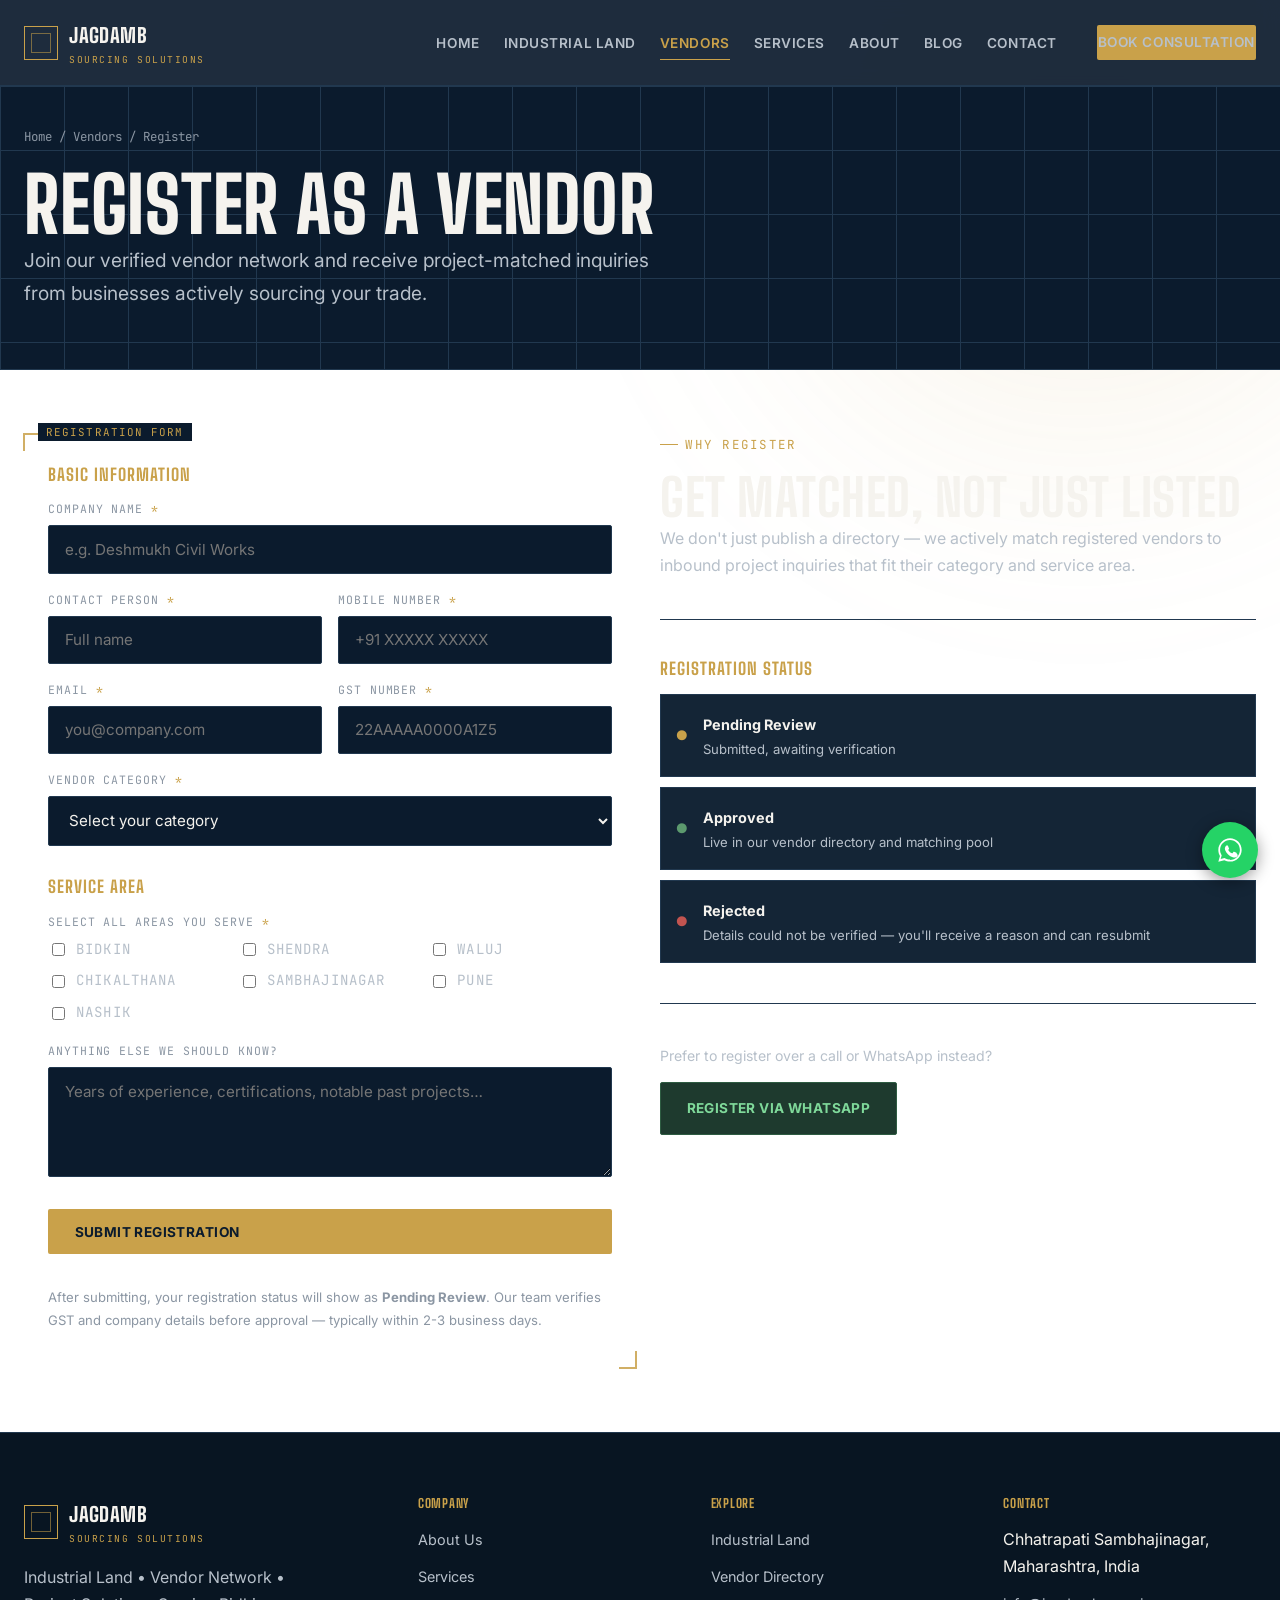
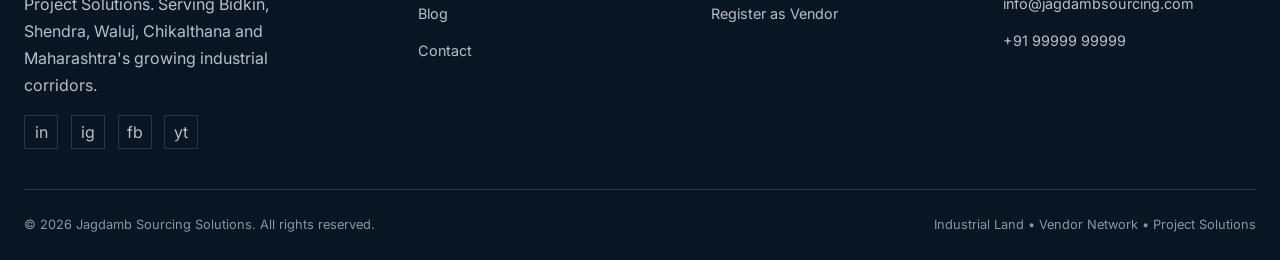
<file: register-vendor.html>
<!DOCTYPE html>
<html lang="en">
<head>
<meta charset="UTF-8">
<meta name="viewport" content="width=device-width, initial-scale=1.0">
<title>Register as a Vendor | Jagdamb Sourcing Solutions</title>
<meta name="description" content="Register your company in Jagdamb Sourcing Solutions' verified vendor network across civil, electrical, fabrication, transport and more — get matched to project inquiries in Bidkin, Shendra, Waluj and Chikalthana.">
<link rel="canonical" href="https://www.jagdambsourcing.com/register-vendor.html">
<link rel="preconnect" href="https://fonts.googleapis.com">
<link href="https://fonts.googleapis.com/css2?family=Big+Shoulders:wght@600;700;800;900&family=Inter:wght@400;500;600;700&family=JetBrains+Mono:wght@400;500;700&display=swap" rel="stylesheet">
<link rel="stylesheet" href="css/main.css">
</head>
<body>
<header class="site-header">
  <div class="header-inner">
    <a href="index.html" class="logo"><span class="logo-mark"></span><span>JAGDAMB<small>Sourcing Solutions</small></span></a>
    <nav class="main-nav">
      <ul>
        <li><a href="index.html">Home</a></li><li><a href="industrial-land.html">Industrial Land</a></li><li><a href="vendors.html" class="active">Vendors</a></li><li><a href="services.html">Services</a></li><li><a href="about.html">About</a></li><li><a href="blog.html">Blog</a></li><li><a href="contact.html">Contact</a></li>
      </ul>
      <a href="contact.html" class="btn btn-gold btn-sm nav-cta">Book Consultation</a>
      <button class="hamburger" aria-label="Menu" aria-expanded="false"><span></span><span></span><span></span></button>
    </nav>
  </div>
</header>

<section class="page-header">
  <div class="container">
    <div class="breadcrumb"><a href="index.html">Home</a> / <a href="vendors.html">Vendors</a> / Register</div>
    <h1>Register as a Vendor</h1>
    <p class="lede">Join our verified vendor network and receive project-matched inquiries from businesses actively sourcing your trade.</p>
  </div>
</section>

<section>
  <div class="container grid grid-2" style="align-items:flex-start;">

    <div data-animate>
      <div class="plot">
        <div class="plot-tag">REGISTRATION FORM</div>
        <form action="https://formspree.io/f/YOUR_FORM_ID" method="POST" data-formspree class="form-grid">
          <input type="hidden" name="_subject" value="New Vendor Registration — Jagdamb Sourcing">

          <h4 class="text-gold" style="margin-top:0.5rem;">Basic Information</h4>

          <div class="field">
            <label for="v-company">Company Name <span class="required-mark">*</span></label>
            <input type="text" id="v-company" name="company_name" required placeholder="e.g. Deshmukh Civil Works">
          </div>

          <div class="field-row-2">
            <div class="field">
              <label for="v-contact">Contact Person <span class="required-mark">*</span></label>
              <input type="text" id="v-contact" name="contact_person" required placeholder="Full name">
            </div>
            <div class="field">
              <label for="v-mobile">Mobile Number <span class="required-mark">*</span></label>
              <input type="tel" id="v-mobile" name="mobile_number" required pattern="[0-9+ -]{10,15}" placeholder="+91 XXXXX XXXXX">
            </div>
          </div>

          <div class="field-row-2">
            <div class="field">
              <label for="v-email">Email <span class="required-mark">*</span></label>
              <input type="email" id="v-email" name="email" required placeholder="you@company.com">
            </div>
            <div class="field">
              <label for="v-gst">GST Number <span class="required-mark">*</span></label>
              <input type="text" id="v-gst" name="gst_number" required placeholder="22AAAAA0000A1Z5">
            </div>
          </div>

          <div class="field">
            <label for="v-category">Vendor Category <span class="required-mark">*</span></label>
            <select id="v-category" name="vendor_category" required>
              <option value="" disabled selected>Select your category</option>
              <option>Civil Contractor</option>
              <option>Fabricator</option>
              <option>Electrical Contractor</option>
              <option>Plumbing Contractor</option>
              <option>Security Services</option>
              <option>Transport Services</option>
              <option>Machinery Supplier</option>
              <option>Packaging Supplier</option>
              <option>Other</option>
            </select>
          </div>

          <h4 class="text-gold" style="margin-top:1rem;">Service Area</h4>

          <div class="field">
            <label>Select all areas you serve <span class="required-mark">*</span></label>
            <div class="grid grid-3" style="gap:0.5rem;">
              <label style="display:flex; align-items:center; gap:0.5rem; font-size:0.88rem; color:var(--steel-light);"><input type="checkbox" name="service_area[]" value="Bidkin"> Bidkin</label>
              <label style="display:flex; align-items:center; gap:0.5rem; font-size:0.88rem; color:var(--steel-light);"><input type="checkbox" name="service_area[]" value="Shendra"> Shendra</label>
              <label style="display:flex; align-items:center; gap:0.5rem; font-size:0.88rem; color:var(--steel-light);"><input type="checkbox" name="service_area[]" value="Waluj"> Waluj</label>
              <label style="display:flex; align-items:center; gap:0.5rem; font-size:0.88rem; color:var(--steel-light);"><input type="checkbox" name="service_area[]" value="Chikalthana"> Chikalthana</label>
              <label style="display:flex; align-items:center; gap:0.5rem; font-size:0.88rem; color:var(--steel-light);"><input type="checkbox" name="service_area[]" value="Sambhajinagar"> Sambhajinagar</label>
              <label style="display:flex; align-items:center; gap:0.5rem; font-size:0.88rem; color:var(--steel-light);"><input type="checkbox" name="service_area[]" value="Pune"> Pune</label>
              <label style="display:flex; align-items:center; gap:0.5rem; font-size:0.88rem; color:var(--steel-light);"><input type="checkbox" name="service_area[]" value="Nashik"> Nashik</label>
            </div>
          </div>

          <div class="field">
            <label for="v-notes">Anything else we should know?</label>
            <textarea id="v-notes" name="additional_notes" placeholder="Years of experience, certifications, notable past projects…"></textarea>
          </div>

          <button type="submit" class="btn btn-gold mt-2">Submit Registration</button>
          <p class="form-note">After submitting, your registration status will show as <strong>Pending Review</strong>. Our team verifies GST and company details before approval — typically within 2-3 business days.</p>
        </form>
        <div class="form-success">Thank you — your registration has been received and is now <strong>Pending Review</strong>. We'll be in touch within 2-3 business days.</div>
      </div>
    </div>

    <div data-animate>
      <div class="eyebrow">Why Register</div>
      <h2>Get matched, not just listed</h2>
      <p>We don't just publish a directory — we actively match registered vendors to inbound project inquiries that fit their category and service area.</p>

      <div class="divider"></div>

      <h4 class="text-gold">Registration Status</h4>
      <div class="grid" style="grid-template-columns:1fr; gap:0.6rem; margin-top:1rem;">
        <div class="card" style="display:flex; align-items:center; gap:1rem; padding:1rem;">
          <span class="mono" style="color:var(--gold);">●</span>
          <div><strong style="font-size:0.9rem;">Pending Review</strong><p style="margin:0; font-size:0.82rem;">Submitted, awaiting verification</p></div>
        </div>
        <div class="card" style="display:flex; align-items:center; gap:1rem; padding:1rem;">
          <span class="mono" style="color:var(--ok-green);">●</span>
          <div><strong style="font-size:0.9rem;">Approved</strong><p style="margin:0; font-size:0.82rem;">Live in our vendor directory and matching pool</p></div>
        </div>
        <div class="card" style="display:flex; align-items:center; gap:1rem; padding:1rem;">
          <span class="mono" style="color:#C25450;">●</span>
          <div><strong style="font-size:0.9rem;">Rejected</strong><p style="margin:0; font-size:0.82rem;">Details could not be verified — you'll receive a reason and can resubmit</p></div>
        </div>
      </div>

      <div class="divider"></div>
      <p style="font-size:0.88rem;">Prefer to register over a call or WhatsApp instead?</p>
      <a href="#" onclick="window.open(waLink('Hi, I would like to register my company as a vendor with Jagdamb Sourcing Solutions.'));return false;" class="btn btn-wa">Register via WhatsApp</a>
    </div>

  </div>
</section>
<footer>
  <div class="container">
    <div class="footer-grid">
      <div>
        <a href="index.html" class="logo" style="margin-bottom:1rem;"><span class="logo-mark"></span><span>JAGDAMB<small>Sourcing Solutions</small></span></a>
        <p style="max-width:300px;">Industrial Land • Vendor Network • Project Solutions. Serving Bidkin, Shendra, Waluj, Chikalthana and Maharashtra's growing industrial corridors.</p>
        <div class="footer-social mt-2"><a href="#" aria-label="LinkedIn">in</a><a href="#" aria-label="Instagram">ig</a><a href="#" aria-label="Facebook">fb</a><a href="#" aria-label="YouTube">yt</a></div>
      </div>
      <div><h4>Company</h4><ul><li><a href="about.html">About Us</a></li><li><a href="services.html">Services</a></li><li><a href="blog.html">Blog</a></li><li><a href="contact.html">Contact</a></li></ul></div>
      <div><h4>Explore</h4><ul><li><a href="industrial-land.html">Industrial Land</a></li><li><a href="vendors.html">Vendor Directory</a></li><li><a href="register-vendor.html">Register as Vendor</a></li></ul></div>
      <div><h4>Contact</h4><ul><li>Chhatrapati Sambhajinagar, Maharashtra, India</li><li><a href="mailto:info@jagdambsourcing.com">info@jagdambsourcing.com</a></li><li><a href="tel:+919999999999">+91 99999 99999</a></li></ul></div>
    </div>
    <div class="footer-bottom"><span>© <span class="cur-year"></span> Jagdamb Sourcing Solutions. All rights reserved.</span><span>Industrial Land • Vendor Network • Project Solutions</span></div>
  </div>
</footer>

<a class="wa-float" href="#" onclick="window.open(waLink('Hi, I would like to know more about Jagdamb Sourcing Solutions.'));return false;" aria-label="Chat on WhatsApp">
  <svg viewBox="0 0 24 24" fill="white"><path d="M17.5 14.4c-.3-.1-1.6-.8-1.9-.9-.2-.1-.4-.1-.6.1-.2.2-.6.9-.8 1.1-.1.2-.3.2-.5.1-1.3-.6-2.2-1.1-3.1-2.6-.2-.4.2-.4.6-1.2.1-.2 0-.4-.1-.5-.1-.1-.6-1.4-.8-1.9-.2-.5-.4-.4-.6-.4h-.5c-.2 0-.5.1-.7.3-.2.3-.9 1-.9 2.3 0 1.4 1 2.7 1.1 2.9.1.2 1.9 3 4.6 4.1 2.3.9 2.7.7 3.2.7.5-.1 1.6-.7 1.9-1.3.2-.6.2-1.1.2-1.2 0-.1-.2-.2-.5-.3z"/><path d="M12 2C6.5 2 2 6.5 2 12c0 1.9.5 3.6 1.4 5.1L2 22l5.1-1.3c1.4.8 3.1 1.2 4.9 1.2 5.5 0 10-4.5 10-10S17.5 2 12 2zm0 18.2c-1.6 0-3.1-.4-4.4-1.2l-.3-.2-3.3.9.9-3.2-.2-.3C3.9 14.7 3.5 13.4 3.5 12c0-4.7 3.8-8.5 8.5-8.5s8.5 3.8 8.5 8.5-3.8 8.5-8.5 8.5z"/></svg>
</a>

<script src="js/main.js"></script>
</body>
</html>
</file>
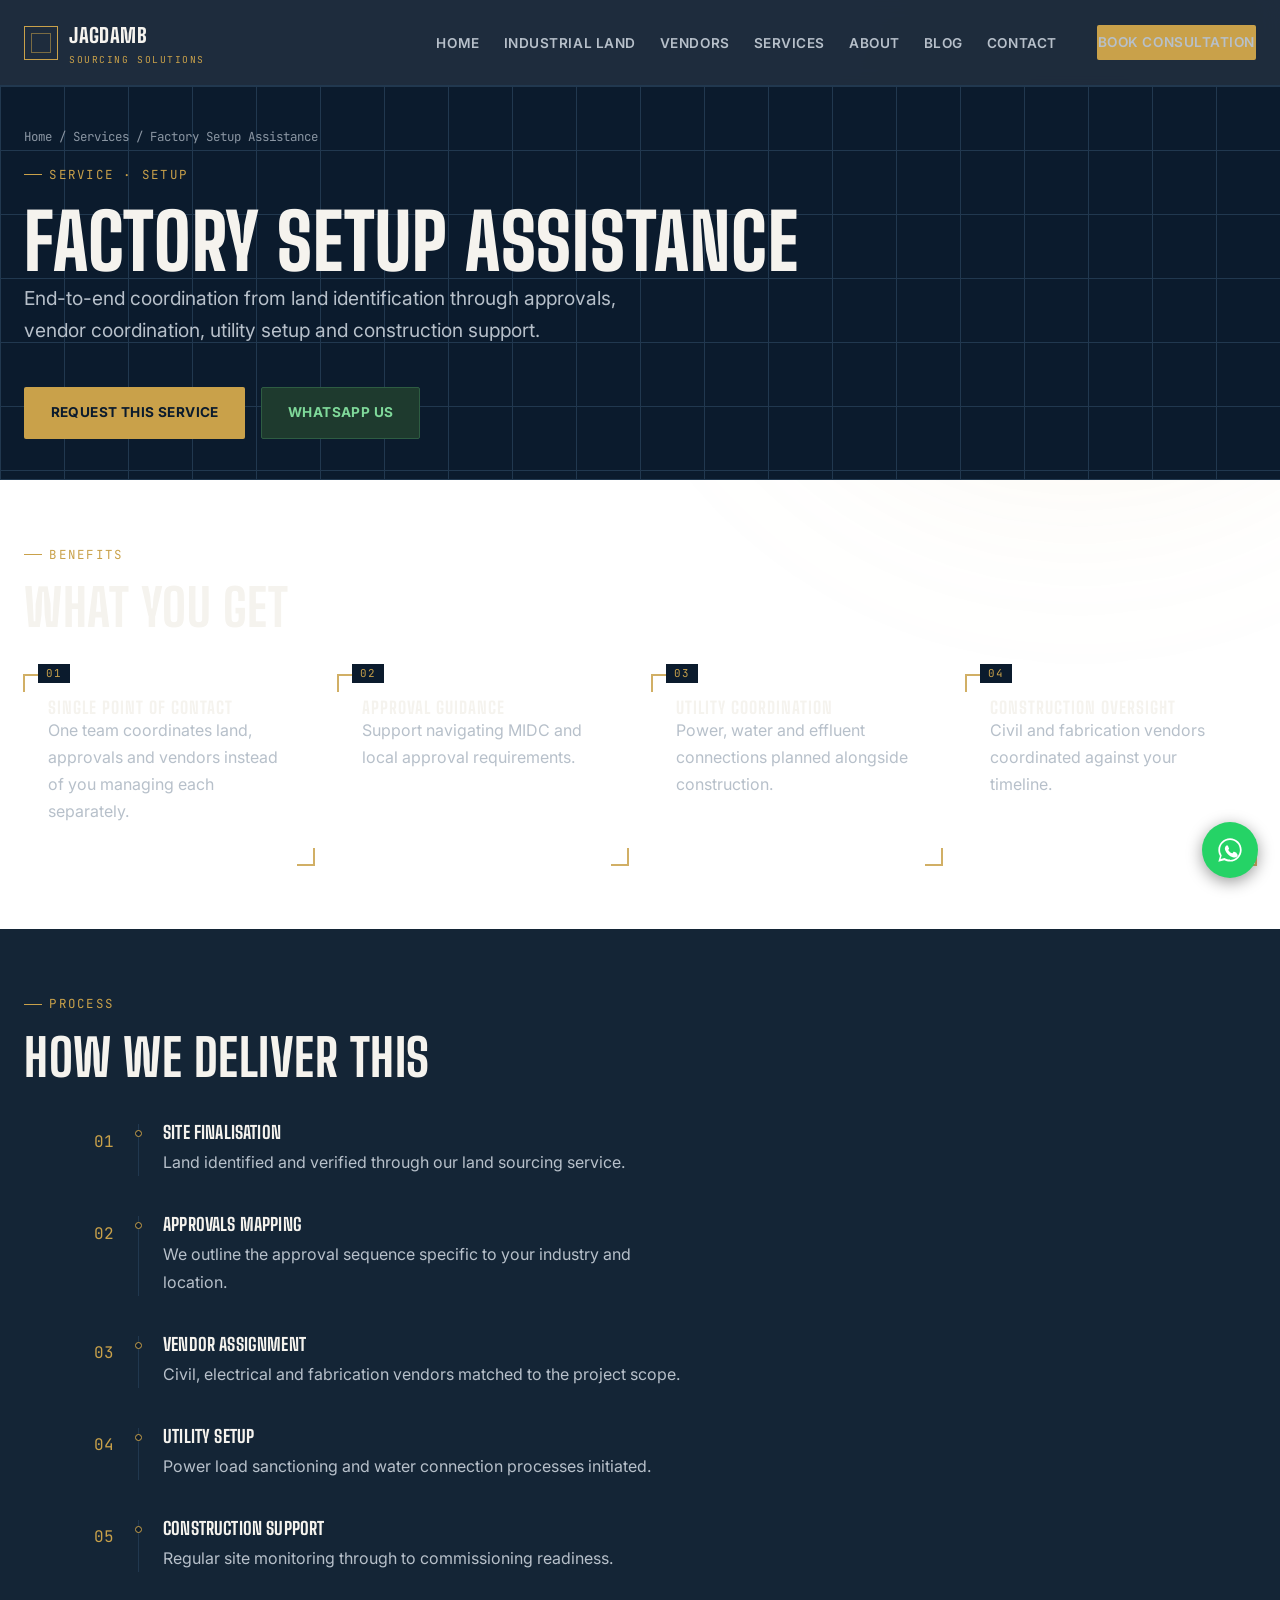
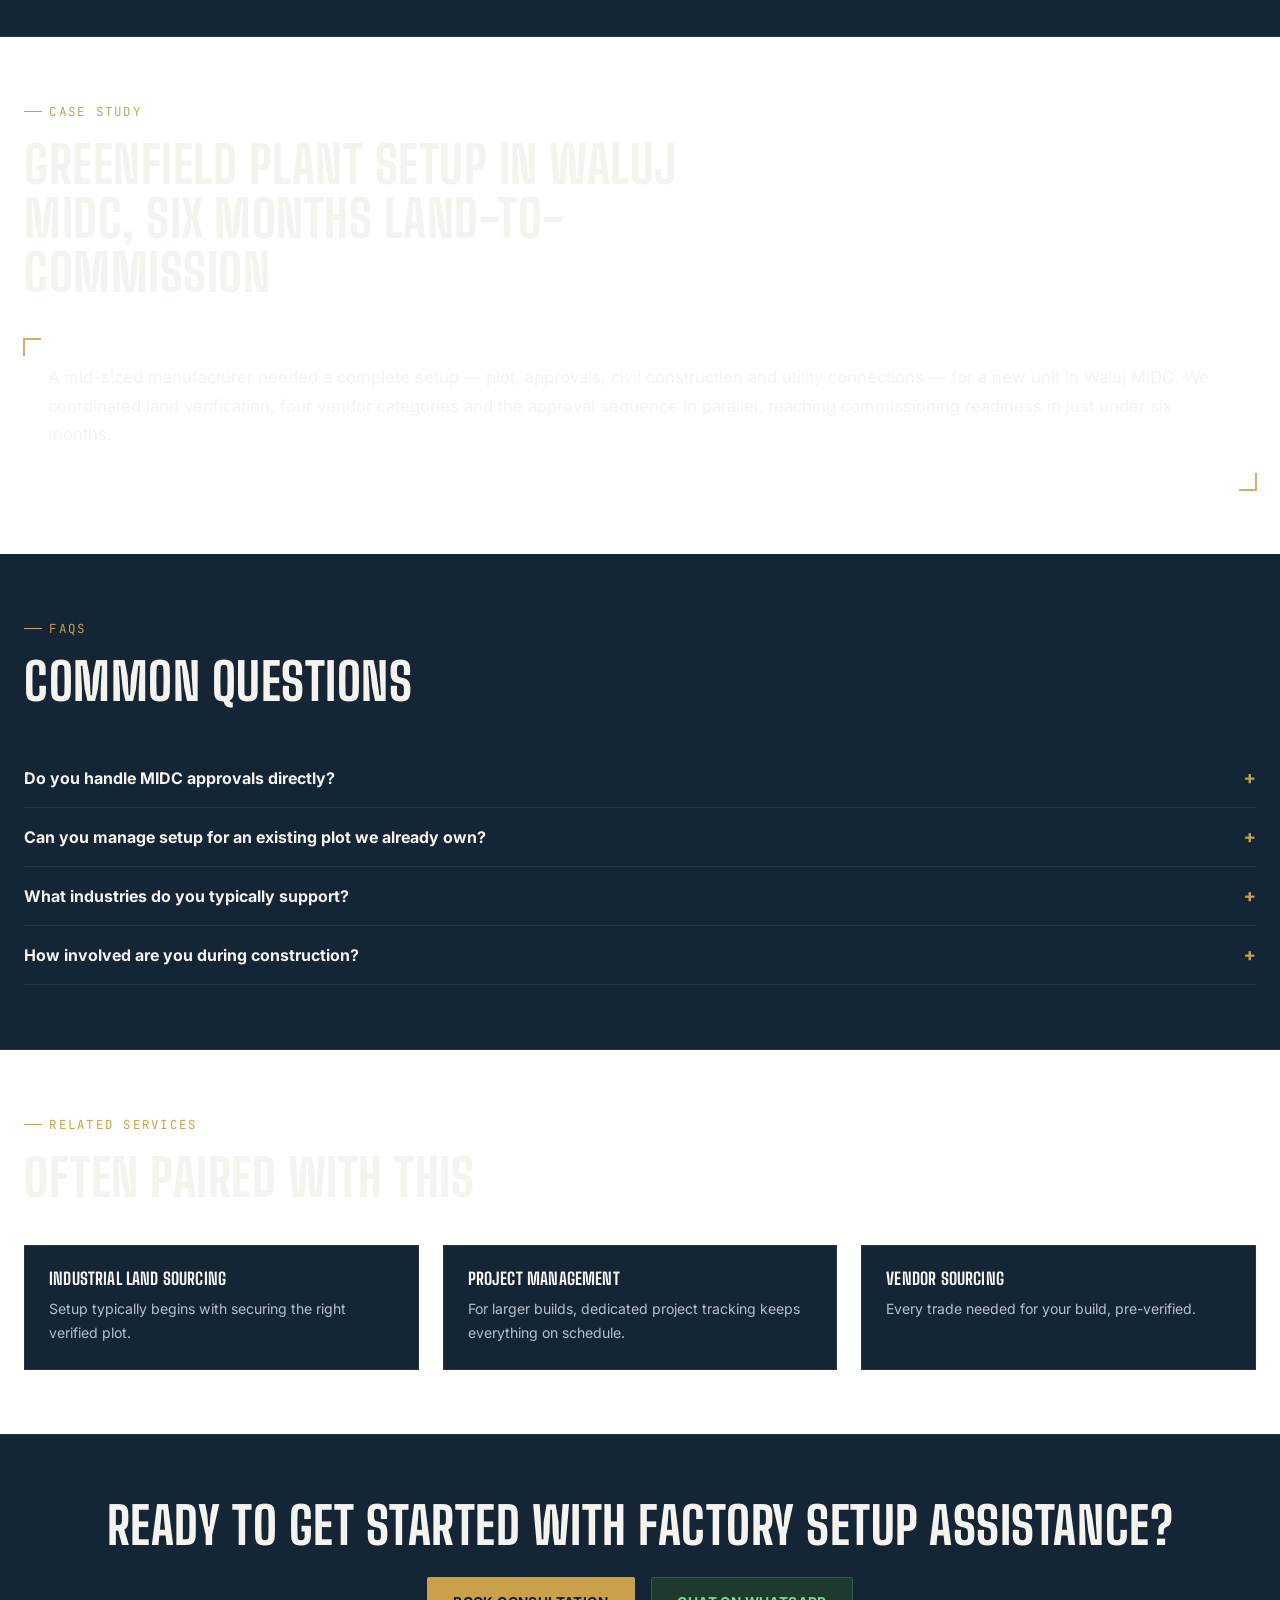
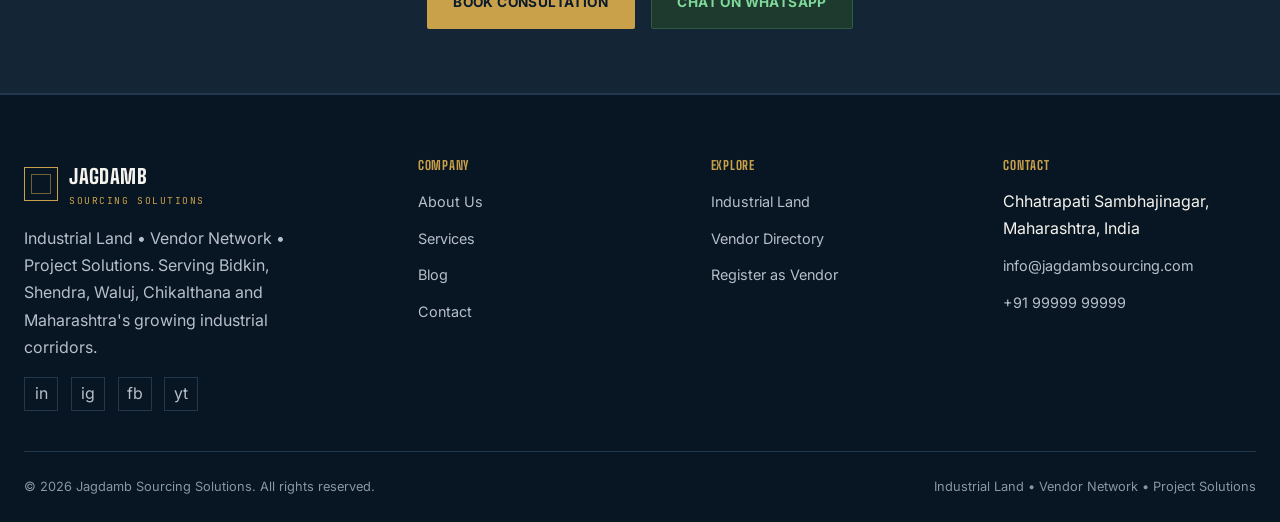
<file: services-factory-setup.html>
<!DOCTYPE html>
<html lang="en">
<head>
<meta charset="UTF-8">
<meta name="viewport" content="width=device-width, initial-scale=1.0">
<title>Factory Setup Assistance | Jagdamb Sourcing Solutions</title>
<meta name="description" content="End-to-end coordination from land identification through approvals, vendor coordination, utility setup and construction support.">
<link rel="canonical" href="https://www.jagdambsourcing.com/services-factory-setup.html">
<link rel="preconnect" href="https://fonts.googleapis.com">
<link href="https://fonts.googleapis.com/css2?family=Big+Shoulders:wght@600;700;800;900&family=Inter:wght@400;500;600;700&family=JetBrains+Mono:wght@400;500;700&display=swap" rel="stylesheet">
<link rel="stylesheet" href="css/main.css">
</head>
<body>
<header class="site-header">
  <div class="header-inner">
    <a href="index.html" class="logo"><span class="logo-mark"></span><span>JAGDAMB<small>Sourcing Solutions</small></span></a>
    <nav class="main-nav">
      <ul>
        <li><a href="index.html">Home</a></li><li><a href="industrial-land.html">Industrial Land</a></li><li><a href="vendors.html">Vendors</a></li><li><a href="services.html">Services</a></li><li><a href="about.html">About</a></li><li><a href="blog.html">Blog</a></li><li><a href="contact.html">Contact</a></li>
      </ul>
      <a href="contact.html" class="btn btn-gold btn-sm nav-cta">Book Consultation</a>
      <button class="hamburger" aria-label="Menu" aria-expanded="false"><span></span><span></span><span></span></button>
    </nav>
  </div>
</header>

<section class="page-header">
  <div class="container">
    <div class="breadcrumb"><a href="index.html">Home</a> / <a href="services.html">Services</a> / Factory Setup Assistance</div>
    <div class="eyebrow">Service · Setup</div>
    <h1>Factory Setup Assistance</h1>
    <p class="lede">End-to-end coordination from land identification through approvals, vendor coordination, utility setup and construction support.</p>
    <div class="hero-actions">
      <a href="contact.html" class="btn btn-gold">Request This Service</a>
      <a href="#" onclick="window.open(waLink('Hi, I would like to enquire about Factory Setup Assistance.'));return false;" class="btn btn-wa">WhatsApp Us</a>
    </div>
  </div>
</section>

<section>
  <div class="container">
    <div class="section-head" data-animate>
      <div class="eyebrow">Benefits</div>
      <h2>What you get</h2>
    </div>
    <div class="grid grid-4">
      <div class="plot" data-animate><div class="plot-tag">01</div><h4>Single Point of Contact</h4><p>One team coordinates land, approvals and vendors instead of you managing each separately.</p></div><div class="plot" data-animate><div class="plot-tag">02</div><h4>Approval Guidance</h4><p>Support navigating MIDC and local approval requirements.</p></div><div class="plot" data-animate><div class="plot-tag">03</div><h4>Utility Coordination</h4><p>Power, water and effluent connections planned alongside construction.</p></div><div class="plot" data-animate><div class="plot-tag">04</div><h4>Construction Oversight</h4><p>Civil and fabrication vendors coordinated against your timeline.</p></div>
    </div>
  </div>
</section>

<section class="bg-card bordered">
  <div class="container">
    <div class="section-head" data-animate>
      <div class="eyebrow">Process</div>
      <h2>How we deliver this</h2>
    </div>
    <div class="timeline" data-animate>
      <div class="timeline-item"><div class="tl-num">01</div><div class="tl-line"></div><div class="tl-content"><h3>Site Finalisation</h3><p>Land identified and verified through our land sourcing service.</p></div></div><div class="timeline-item"><div class="tl-num">02</div><div class="tl-line"></div><div class="tl-content"><h3>Approvals Mapping</h3><p>We outline the approval sequence specific to your industry and location.</p></div></div><div class="timeline-item"><div class="tl-num">03</div><div class="tl-line"></div><div class="tl-content"><h3>Vendor Assignment</h3><p>Civil, electrical and fabrication vendors matched to the project scope.</p></div></div><div class="timeline-item"><div class="tl-num">04</div><div class="tl-line"></div><div class="tl-content"><h3>Utility Setup</h3><p>Power load sanctioning and water connection processes initiated.</p></div></div><div class="timeline-item"><div class="tl-num">05</div><div class="tl-line"></div><div class="tl-content"><h3>Construction Support</h3><p>Regular site monitoring through to commissioning readiness.</p></div></div>
    </div>
  </div>
</section>

<section>
  <div class="container">
    <div class="section-head" data-animate>
      <div class="eyebrow">Case Study</div>
      <h2>Greenfield Plant Setup in Waluj MIDC, Six Months Land-to-Commission</h2>
    </div>
    <div class="plot" data-animate>
      <p style="font-size:1.05rem; color:var(--paper);">A mid-sized manufacturer needed a complete setup — plot, approvals, civil construction and utility connections — for a new unit in Waluj MIDC. We coordinated land verification, four vendor categories and the approval sequence in parallel, reaching commissioning readiness in just under six months.</p>
    </div>
  </div>
</section>

<section class="bg-card bordered">
  <div class="container">
    <div class="section-head" data-animate>
      <div class="eyebrow">FAQs</div>
      <h2>Common questions</h2>
    </div>
    <div data-animate><div class="faq-list"><div class="faq-item">
          <button class="faq-q"><span>Do you handle MIDC approvals directly?</span><span class="plus">+</span></button>
          <div class="faq-a"><div class="faq-a-inner">We guide you through the required sequence and documentation; statutory approvals are filed by your team or appointed consultant with our support.</div></div>
        </div><div class="faq-item">
          <button class="faq-q"><span>Can you manage setup for an existing plot we already own?</span><span class="plus">+</span></button>
          <div class="faq-a"><div class="faq-a-inner">Yes — we can start directly from vendor coordination and approvals if land is already secured.</div></div>
        </div><div class="faq-item">
          <button class="faq-q"><span>What industries do you typically support?</span><span class="plus">+</span></button>
          <div class="faq-a"><div class="faq-a-inner">Manufacturing, auto components, warehousing/logistics, and light engineering are most common.</div></div>
        </div><div class="faq-item">
          <button class="faq-q"><span>How involved are you during construction?</span><span class="plus">+</span></button>
          <div class="faq-a"><div class="faq-a-inner">We conduct regular site visits and maintain progress reporting throughout the build.</div></div>
        </div></div></div>
  </div>
</section>

<section>
  <div class="container">
    <div class="section-head" data-animate>
      <div class="eyebrow">Related Services</div>
      <h2>Often paired with this</h2>
    </div>
    <div class="grid grid-3">
      <a href="services-land-sourcing.html" class="card" data-animate style="display:block;"><h3 style="font-size:1.05rem;">Industrial Land Sourcing</h3><p style="font-size:0.88rem; margin:0;">Setup typically begins with securing the right verified plot.</p></a><a href="services-project-management.html" class="card" data-animate style="display:block;"><h3 style="font-size:1.05rem;">Project Management</h3><p style="font-size:0.88rem; margin:0;">For larger builds, dedicated project tracking keeps everything on schedule.</p></a><a href="services-vendor-sourcing.html" class="card" data-animate style="display:block;"><h3 style="font-size:1.05rem;">Vendor Sourcing</h3><p style="font-size:0.88rem; margin:0;">Every trade needed for your build, pre-verified.</p></a>
    </div>
  </div>
</section>

<section class="cta-band" data-animate>
  <div class="container">
    <h2>Ready to get started with factory setup assistance?</h2>
    <div class="cta-actions">
      <a href="contact.html" class="btn btn-gold">Book Consultation</a>
      <a href="#" onclick="window.open(waLink('Hi, I would like to enquire about Factory Setup Assistance.'));return false;" class="btn btn-wa">Chat on WhatsApp</a>
    </div>
  </div>
</section>
<footer>
  <div class="container">
    <div class="footer-grid">
      <div>
        <a href="index.html" class="logo" style="margin-bottom:1rem;"><span class="logo-mark"></span><span>JAGDAMB<small>Sourcing Solutions</small></span></a>
        <p style="max-width:300px;">Industrial Land • Vendor Network • Project Solutions. Serving Bidkin, Shendra, Waluj, Chikalthana and Maharashtra's growing industrial corridors.</p>
        <div class="footer-social mt-2"><a href="#" aria-label="LinkedIn">in</a><a href="#" aria-label="Instagram">ig</a><a href="#" aria-label="Facebook">fb</a><a href="#" aria-label="YouTube">yt</a></div>
      </div>
      <div><h4>Company</h4><ul><li><a href="about.html">About Us</a></li><li><a href="services.html">Services</a></li><li><a href="blog.html">Blog</a></li><li><a href="contact.html">Contact</a></li></ul></div>
      <div><h4>Explore</h4><ul><li><a href="industrial-land.html">Industrial Land</a></li><li><a href="vendors.html">Vendor Directory</a></li><li><a href="register-vendor.html">Register as Vendor</a></li></ul></div>
      <div><h4>Contact</h4><ul><li>Chhatrapati Sambhajinagar, Maharashtra, India</li><li><a href="mailto:info@jagdambsourcing.com">info@jagdambsourcing.com</a></li><li><a href="tel:+919999999999">+91 99999 99999</a></li></ul></div>
    </div>
    <div class="footer-bottom"><span>© <span class="cur-year"></span> Jagdamb Sourcing Solutions. All rights reserved.</span><span>Industrial Land • Vendor Network • Project Solutions</span></div>
  </div>
</footer>

<a class="wa-float" href="#" onclick="window.open(waLink('Hi, I would like to know more about Jagdamb Sourcing Solutions.'));return false;" aria-label="Chat on WhatsApp">
  <svg viewBox="0 0 24 24" fill="white"><path d="M17.5 14.4c-.3-.1-1.6-.8-1.9-.9-.2-.1-.4-.1-.6.1-.2.2-.6.9-.8 1.1-.1.2-.3.2-.5.1-1.3-.6-2.2-1.1-3.1-2.6-.2-.4.2-.4.6-1.2.1-.2 0-.4-.1-.5-.1-.1-.6-1.4-.8-1.9-.2-.5-.4-.4-.6-.4h-.5c-.2 0-.5.1-.7.3-.2.3-.9 1-.9 2.3 0 1.4 1 2.7 1.1 2.9.1.2 1.9 3 4.6 4.1 2.3.9 2.7.7 3.2.7.5-.1 1.6-.7 1.9-1.3.2-.6.2-1.1.2-1.2 0-.1-.2-.2-.5-.3z"/><path d="M12 2C6.5 2 2 6.5 2 12c0 1.9.5 3.6 1.4 5.1L2 22l5.1-1.3c1.4.8 3.1 1.2 4.9 1.2 5.5 0 10-4.5 10-10S17.5 2 12 2zm0 18.2c-1.6 0-3.1-.4-4.4-1.2l-.3-.2-3.3.9.9-3.2-.2-.3C3.9 14.7 3.5 13.4 3.5 12c0-4.7 3.8-8.5 8.5-8.5s8.5 3.8 8.5 8.5-3.8 8.5-8.5 8.5z"/></svg>
</a>

<script src="js/main.js"></script>
</body>
</html>
</file>
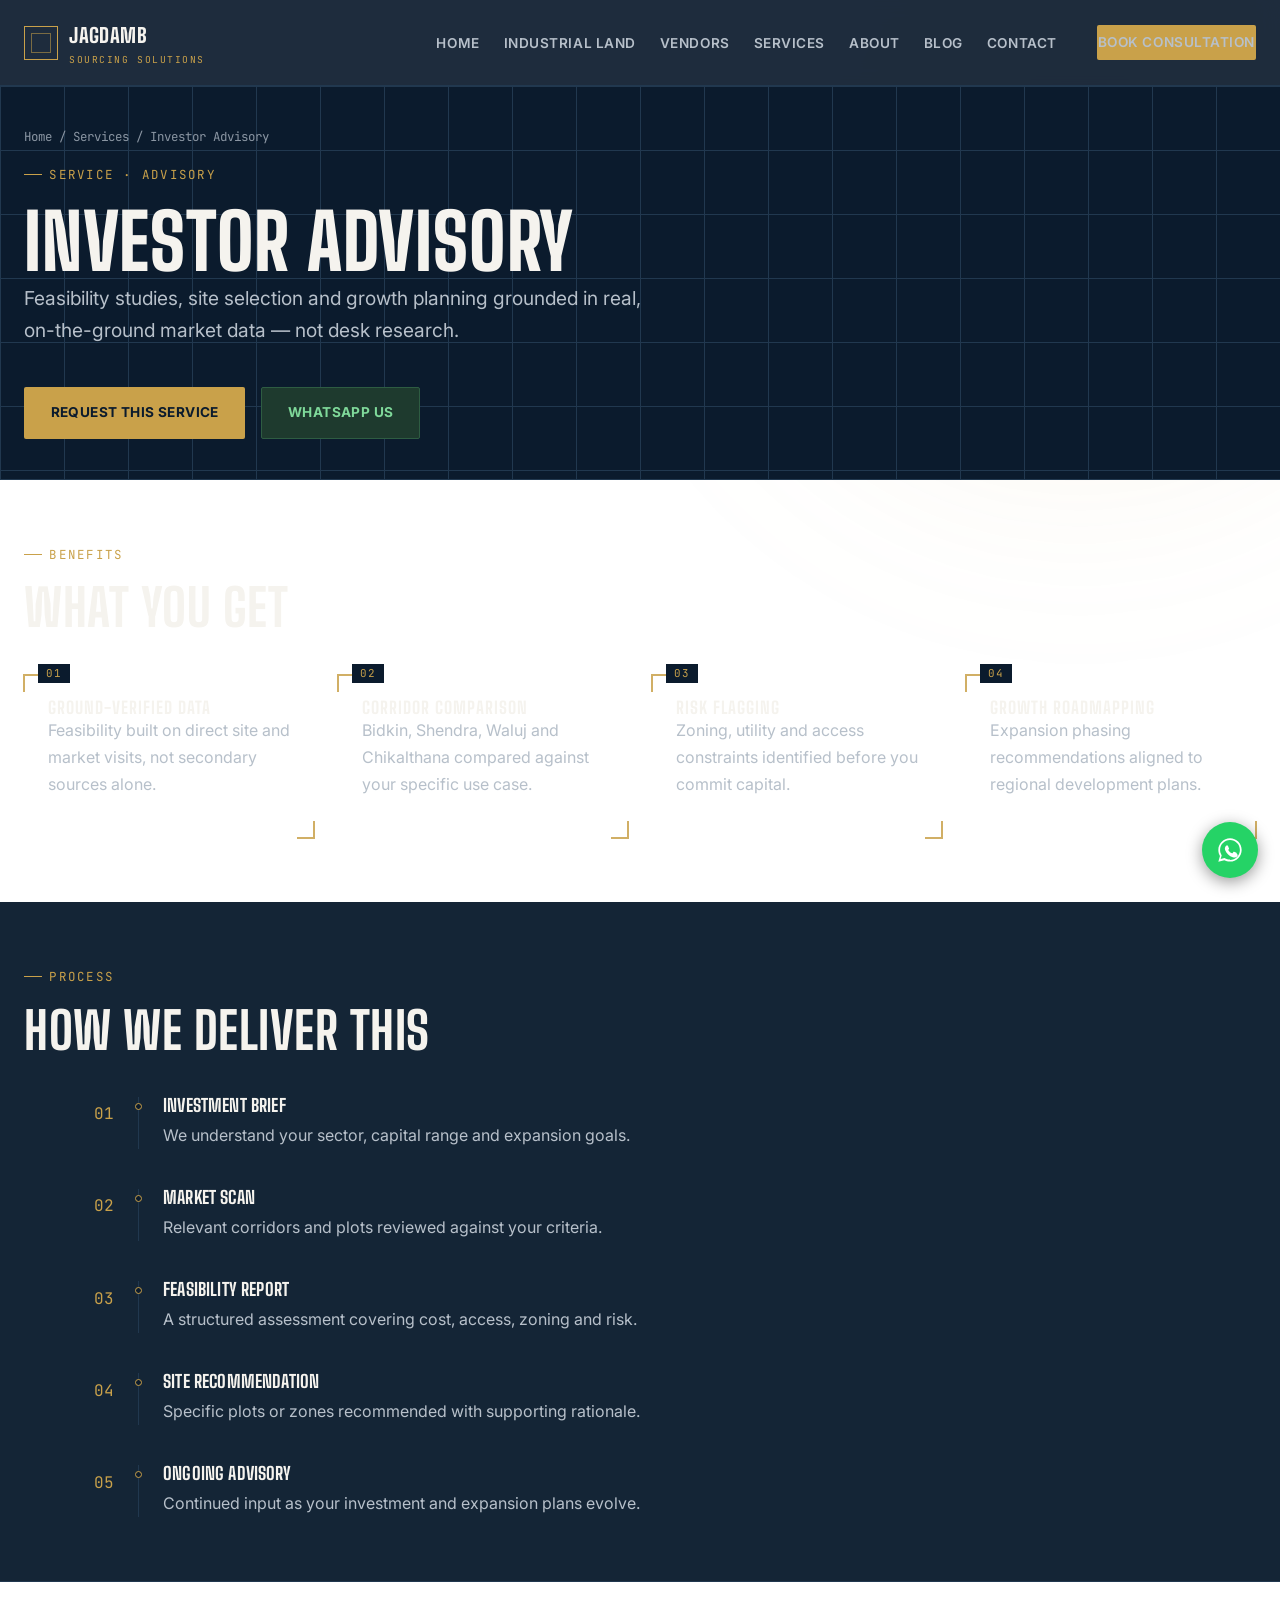
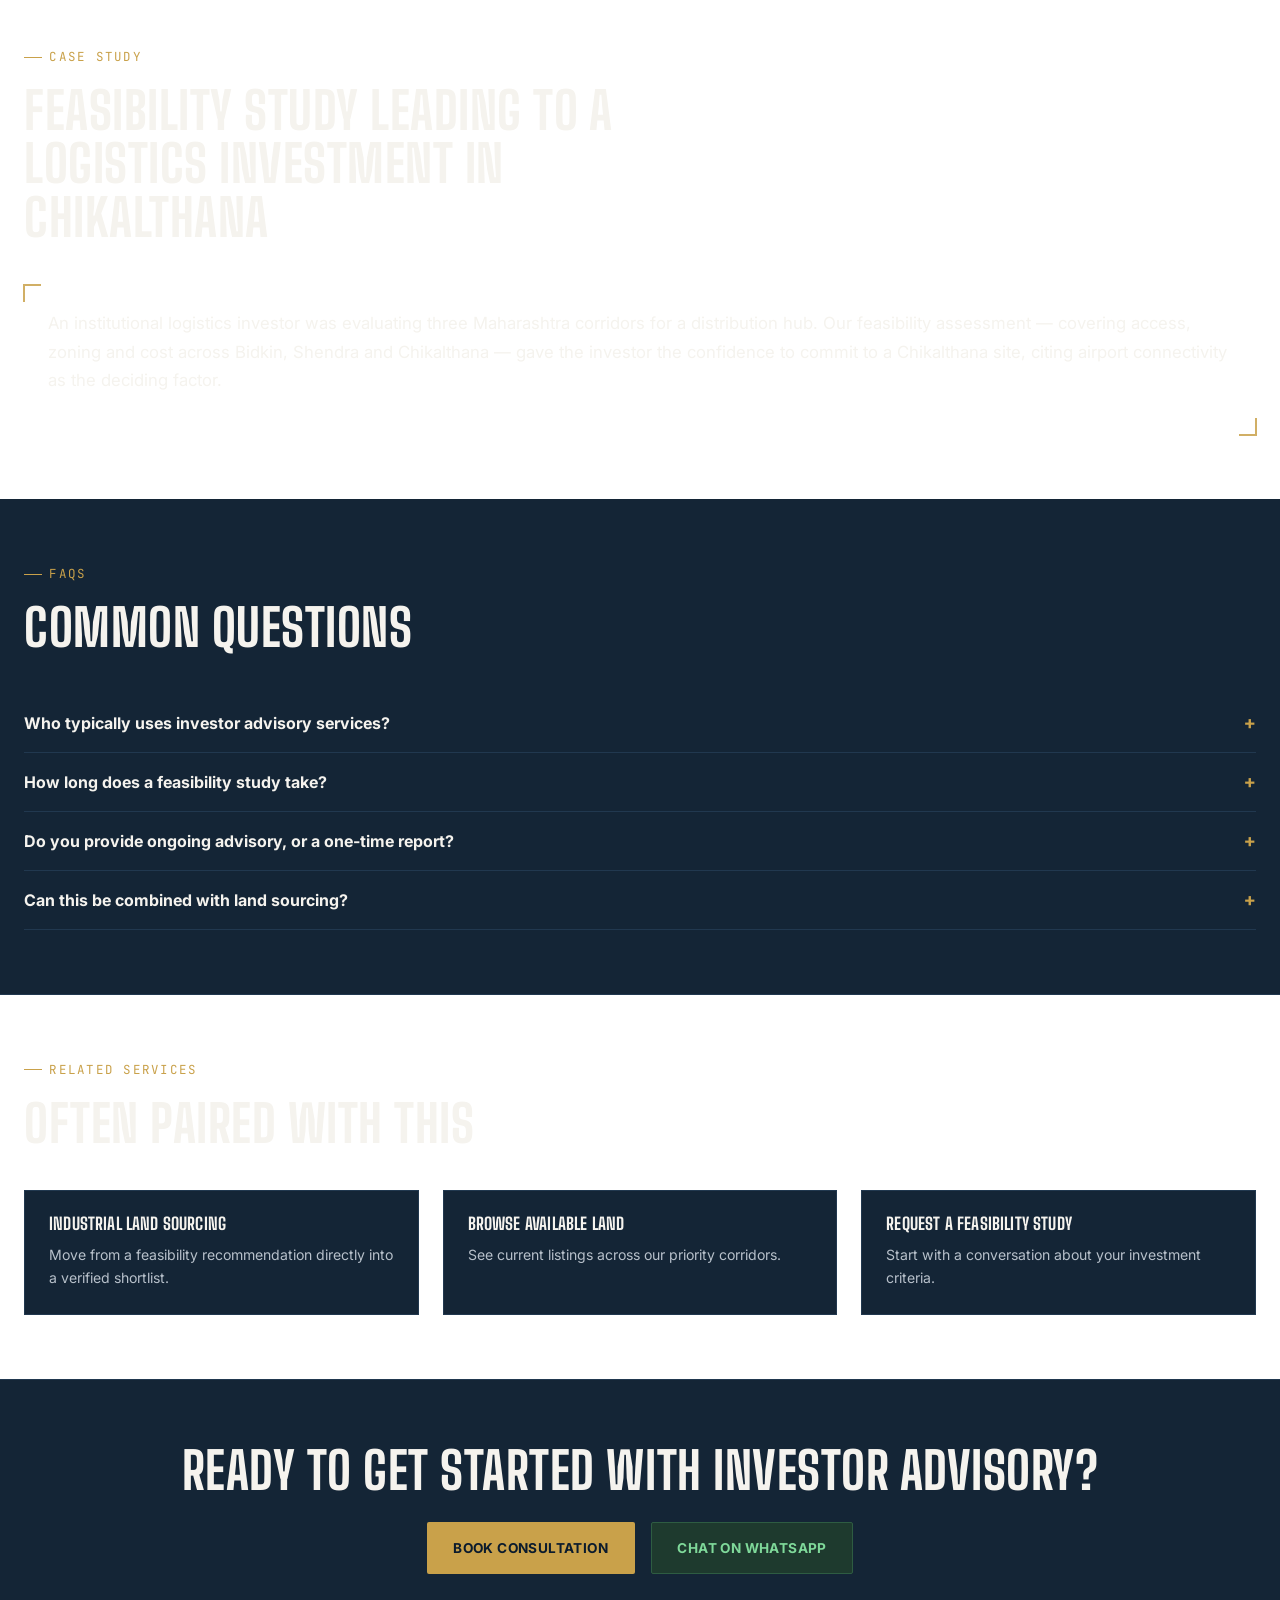
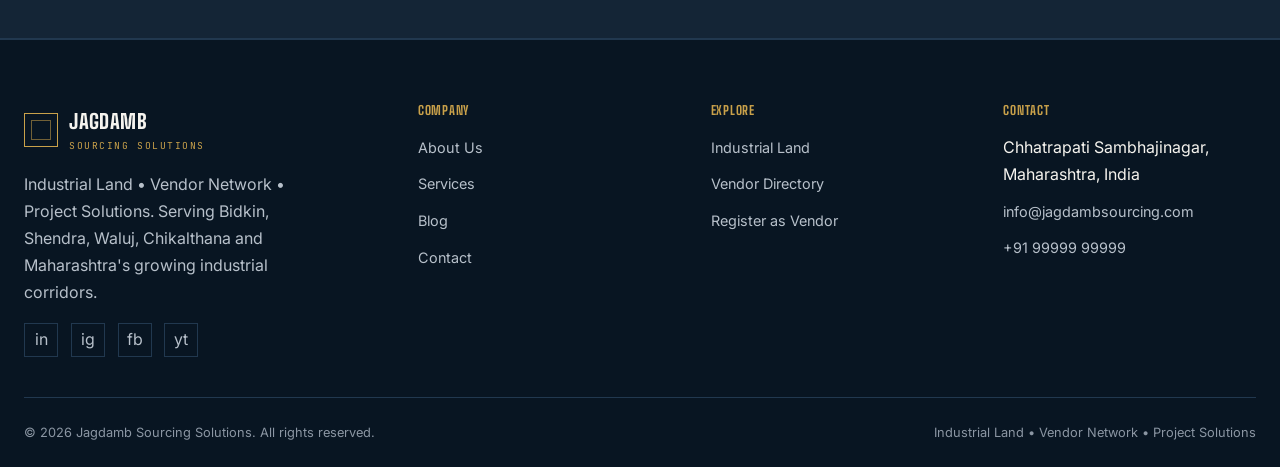
<file: services-investor-advisory.html>
<!DOCTYPE html>
<html lang="en">
<head>
<meta charset="UTF-8">
<meta name="viewport" content="width=device-width, initial-scale=1.0">
<title>Investor Advisory | Jagdamb Sourcing Solutions</title>
<meta name="description" content="Feasibility studies, site selection and growth planning grounded in real, on-the-ground market data — not desk research.">
<link rel="canonical" href="https://www.jagdambsourcing.com/services-investor-advisory.html">
<link rel="preconnect" href="https://fonts.googleapis.com">
<link href="https://fonts.googleapis.com/css2?family=Big+Shoulders:wght@600;700;800;900&family=Inter:wght@400;500;600;700&family=JetBrains+Mono:wght@400;500;700&display=swap" rel="stylesheet">
<link rel="stylesheet" href="css/main.css">
</head>
<body>
<header class="site-header">
  <div class="header-inner">
    <a href="index.html" class="logo"><span class="logo-mark"></span><span>JAGDAMB<small>Sourcing Solutions</small></span></a>
    <nav class="main-nav">
      <ul>
        <li><a href="index.html">Home</a></li><li><a href="industrial-land.html">Industrial Land</a></li><li><a href="vendors.html">Vendors</a></li><li><a href="services.html">Services</a></li><li><a href="about.html">About</a></li><li><a href="blog.html">Blog</a></li><li><a href="contact.html">Contact</a></li>
      </ul>
      <a href="contact.html" class="btn btn-gold btn-sm nav-cta">Book Consultation</a>
      <button class="hamburger" aria-label="Menu" aria-expanded="false"><span></span><span></span><span></span></button>
    </nav>
  </div>
</header>

<section class="page-header">
  <div class="container">
    <div class="breadcrumb"><a href="index.html">Home</a> / <a href="services.html">Services</a> / Investor Advisory</div>
    <div class="eyebrow">Service · Advisory</div>
    <h1>Investor Advisory</h1>
    <p class="lede">Feasibility studies, site selection and growth planning grounded in real, on-the-ground market data — not desk research.</p>
    <div class="hero-actions">
      <a href="contact.html" class="btn btn-gold">Request This Service</a>
      <a href="#" onclick="window.open(waLink('Hi, I would like to enquire about Investor Advisory.'));return false;" class="btn btn-wa">WhatsApp Us</a>
    </div>
  </div>
</section>

<section>
  <div class="container">
    <div class="section-head" data-animate>
      <div class="eyebrow">Benefits</div>
      <h2>What you get</h2>
    </div>
    <div class="grid grid-4">
      <div class="plot" data-animate><div class="plot-tag">01</div><h4>Ground-Verified Data</h4><p>Feasibility built on direct site and market visits, not secondary sources alone.</p></div><div class="plot" data-animate><div class="plot-tag">02</div><h4>Corridor Comparison</h4><p>Bidkin, Shendra, Waluj and Chikalthana compared against your specific use case.</p></div><div class="plot" data-animate><div class="plot-tag">03</div><h4>Risk Flagging</h4><p>Zoning, utility and access constraints identified before you commit capital.</p></div><div class="plot" data-animate><div class="plot-tag">04</div><h4>Growth Roadmapping</h4><p>Expansion phasing recommendations aligned to regional development plans.</p></div>
    </div>
  </div>
</section>

<section class="bg-card bordered">
  <div class="container">
    <div class="section-head" data-animate>
      <div class="eyebrow">Process</div>
      <h2>How we deliver this</h2>
    </div>
    <div class="timeline" data-animate>
      <div class="timeline-item"><div class="tl-num">01</div><div class="tl-line"></div><div class="tl-content"><h3>Investment Brief</h3><p>We understand your sector, capital range and expansion goals.</p></div></div><div class="timeline-item"><div class="tl-num">02</div><div class="tl-line"></div><div class="tl-content"><h3>Market Scan</h3><p>Relevant corridors and plots reviewed against your criteria.</p></div></div><div class="timeline-item"><div class="tl-num">03</div><div class="tl-line"></div><div class="tl-content"><h3>Feasibility Report</h3><p>A structured assessment covering cost, access, zoning and risk.</p></div></div><div class="timeline-item"><div class="tl-num">04</div><div class="tl-line"></div><div class="tl-content"><h3>Site Recommendation</h3><p>Specific plots or zones recommended with supporting rationale.</p></div></div><div class="timeline-item"><div class="tl-num">05</div><div class="tl-line"></div><div class="tl-content"><h3>Ongoing Advisory</h3><p>Continued input as your investment and expansion plans evolve.</p></div></div>
    </div>
  </div>
</section>

<section>
  <div class="container">
    <div class="section-head" data-animate>
      <div class="eyebrow">Case Study</div>
      <h2>Feasibility Study Leading to a Logistics Investment in Chikalthana</h2>
    </div>
    <div class="plot" data-animate>
      <p style="font-size:1.05rem; color:var(--paper);">An institutional logistics investor was evaluating three Maharashtra corridors for a distribution hub. Our feasibility assessment — covering access, zoning and cost across Bidkin, Shendra and Chikalthana — gave the investor the confidence to commit to a Chikalthana site, citing airport connectivity as the deciding factor.</p>
    </div>
  </div>
</section>

<section class="bg-card bordered">
  <div class="container">
    <div class="section-head" data-animate>
      <div class="eyebrow">FAQs</div>
      <h2>Common questions</h2>
    </div>
    <div data-animate><div class="faq-list"><div class="faq-item">
          <button class="faq-q"><span>Who typically uses investor advisory services?</span><span class="plus">+</span></button>
          <div class="faq-a"><div class="faq-a-inner">Institutional investors, developers and manufacturers evaluating multi-site or large-capital decisions.</div></div>
        </div><div class="faq-item">
          <button class="faq-q"><span>How long does a feasibility study take?</span><span class="plus">+</span></button>
          <div class="faq-a"><div class="faq-a-inner">Typically 2-3 weeks depending on the number of corridors and depth of analysis required.</div></div>
        </div><div class="faq-item">
          <button class="faq-q"><span>Do you provide ongoing advisory, or a one-time report?</span><span class="plus">+</span></button>
          <div class="faq-a"><div class="faq-a-inner">Both — many clients start with a report, then retain us for ongoing site monitoring.</div></div>
        </div><div class="faq-item">
          <button class="faq-q"><span>Can this be combined with land sourcing?</span><span class="plus">+</span></button>
          <div class="faq-a"><div class="faq-a-inner">Yes — many clients move directly from a feasibility recommendation into land shortlisting.</div></div>
        </div></div></div>
  </div>
</section>

<section>
  <div class="container">
    <div class="section-head" data-animate>
      <div class="eyebrow">Related Services</div>
      <h2>Often paired with this</h2>
    </div>
    <div class="grid grid-3">
      <a href="services-land-sourcing.html" class="card" data-animate style="display:block;"><h3 style="font-size:1.05rem;">Industrial Land Sourcing</h3><p style="font-size:0.88rem; margin:0;">Move from a feasibility recommendation directly into a verified shortlist.</p></a><a href="industrial-land.html" class="card" data-animate style="display:block;"><h3 style="font-size:1.05rem;">Browse Available Land</h3><p style="font-size:0.88rem; margin:0;">See current listings across our priority corridors.</p></a><a href="contact.html" class="card" data-animate style="display:block;"><h3 style="font-size:1.05rem;">Request a Feasibility Study</h3><p style="font-size:0.88rem; margin:0;">Start with a conversation about your investment criteria.</p></a>
    </div>
  </div>
</section>

<section class="cta-band" data-animate>
  <div class="container">
    <h2>Ready to get started with investor advisory?</h2>
    <div class="cta-actions">
      <a href="contact.html" class="btn btn-gold">Book Consultation</a>
      <a href="#" onclick="window.open(waLink('Hi, I would like to enquire about Investor Advisory.'));return false;" class="btn btn-wa">Chat on WhatsApp</a>
    </div>
  </div>
</section>
<footer>
  <div class="container">
    <div class="footer-grid">
      <div>
        <a href="index.html" class="logo" style="margin-bottom:1rem;"><span class="logo-mark"></span><span>JAGDAMB<small>Sourcing Solutions</small></span></a>
        <p style="max-width:300px;">Industrial Land • Vendor Network • Project Solutions. Serving Bidkin, Shendra, Waluj, Chikalthana and Maharashtra's growing industrial corridors.</p>
        <div class="footer-social mt-2"><a href="#" aria-label="LinkedIn">in</a><a href="#" aria-label="Instagram">ig</a><a href="#" aria-label="Facebook">fb</a><a href="#" aria-label="YouTube">yt</a></div>
      </div>
      <div><h4>Company</h4><ul><li><a href="about.html">About Us</a></li><li><a href="services.html">Services</a></li><li><a href="blog.html">Blog</a></li><li><a href="contact.html">Contact</a></li></ul></div>
      <div><h4>Explore</h4><ul><li><a href="industrial-land.html">Industrial Land</a></li><li><a href="vendors.html">Vendor Directory</a></li><li><a href="register-vendor.html">Register as Vendor</a></li></ul></div>
      <div><h4>Contact</h4><ul><li>Chhatrapati Sambhajinagar, Maharashtra, India</li><li><a href="mailto:info@jagdambsourcing.com">info@jagdambsourcing.com</a></li><li><a href="tel:+919999999999">+91 99999 99999</a></li></ul></div>
    </div>
    <div class="footer-bottom"><span>© <span class="cur-year"></span> Jagdamb Sourcing Solutions. All rights reserved.</span><span>Industrial Land • Vendor Network • Project Solutions</span></div>
  </div>
</footer>

<a class="wa-float" href="#" onclick="window.open(waLink('Hi, I would like to know more about Jagdamb Sourcing Solutions.'));return false;" aria-label="Chat on WhatsApp">
  <svg viewBox="0 0 24 24" fill="white"><path d="M17.5 14.4c-.3-.1-1.6-.8-1.9-.9-.2-.1-.4-.1-.6.1-.2.2-.6.9-.8 1.1-.1.2-.3.2-.5.1-1.3-.6-2.2-1.1-3.1-2.6-.2-.4.2-.4.6-1.2.1-.2 0-.4-.1-.5-.1-.1-.6-1.4-.8-1.9-.2-.5-.4-.4-.6-.4h-.5c-.2 0-.5.1-.7.3-.2.3-.9 1-.9 2.3 0 1.4 1 2.7 1.1 2.9.1.2 1.9 3 4.6 4.1 2.3.9 2.7.7 3.2.7.5-.1 1.6-.7 1.9-1.3.2-.6.2-1.1.2-1.2 0-.1-.2-.2-.5-.3z"/><path d="M12 2C6.5 2 2 6.5 2 12c0 1.9.5 3.6 1.4 5.1L2 22l5.1-1.3c1.4.8 3.1 1.2 4.9 1.2 5.5 0 10-4.5 10-10S17.5 2 12 2zm0 18.2c-1.6 0-3.1-.4-4.4-1.2l-.3-.2-3.3.9.9-3.2-.2-.3C3.9 14.7 3.5 13.4 3.5 12c0-4.7 3.8-8.5 8.5-8.5s8.5 3.8 8.5 8.5-3.8 8.5-8.5 8.5z"/></svg>
</a>

<script src="js/main.js"></script>
</body>
</html>
</file>
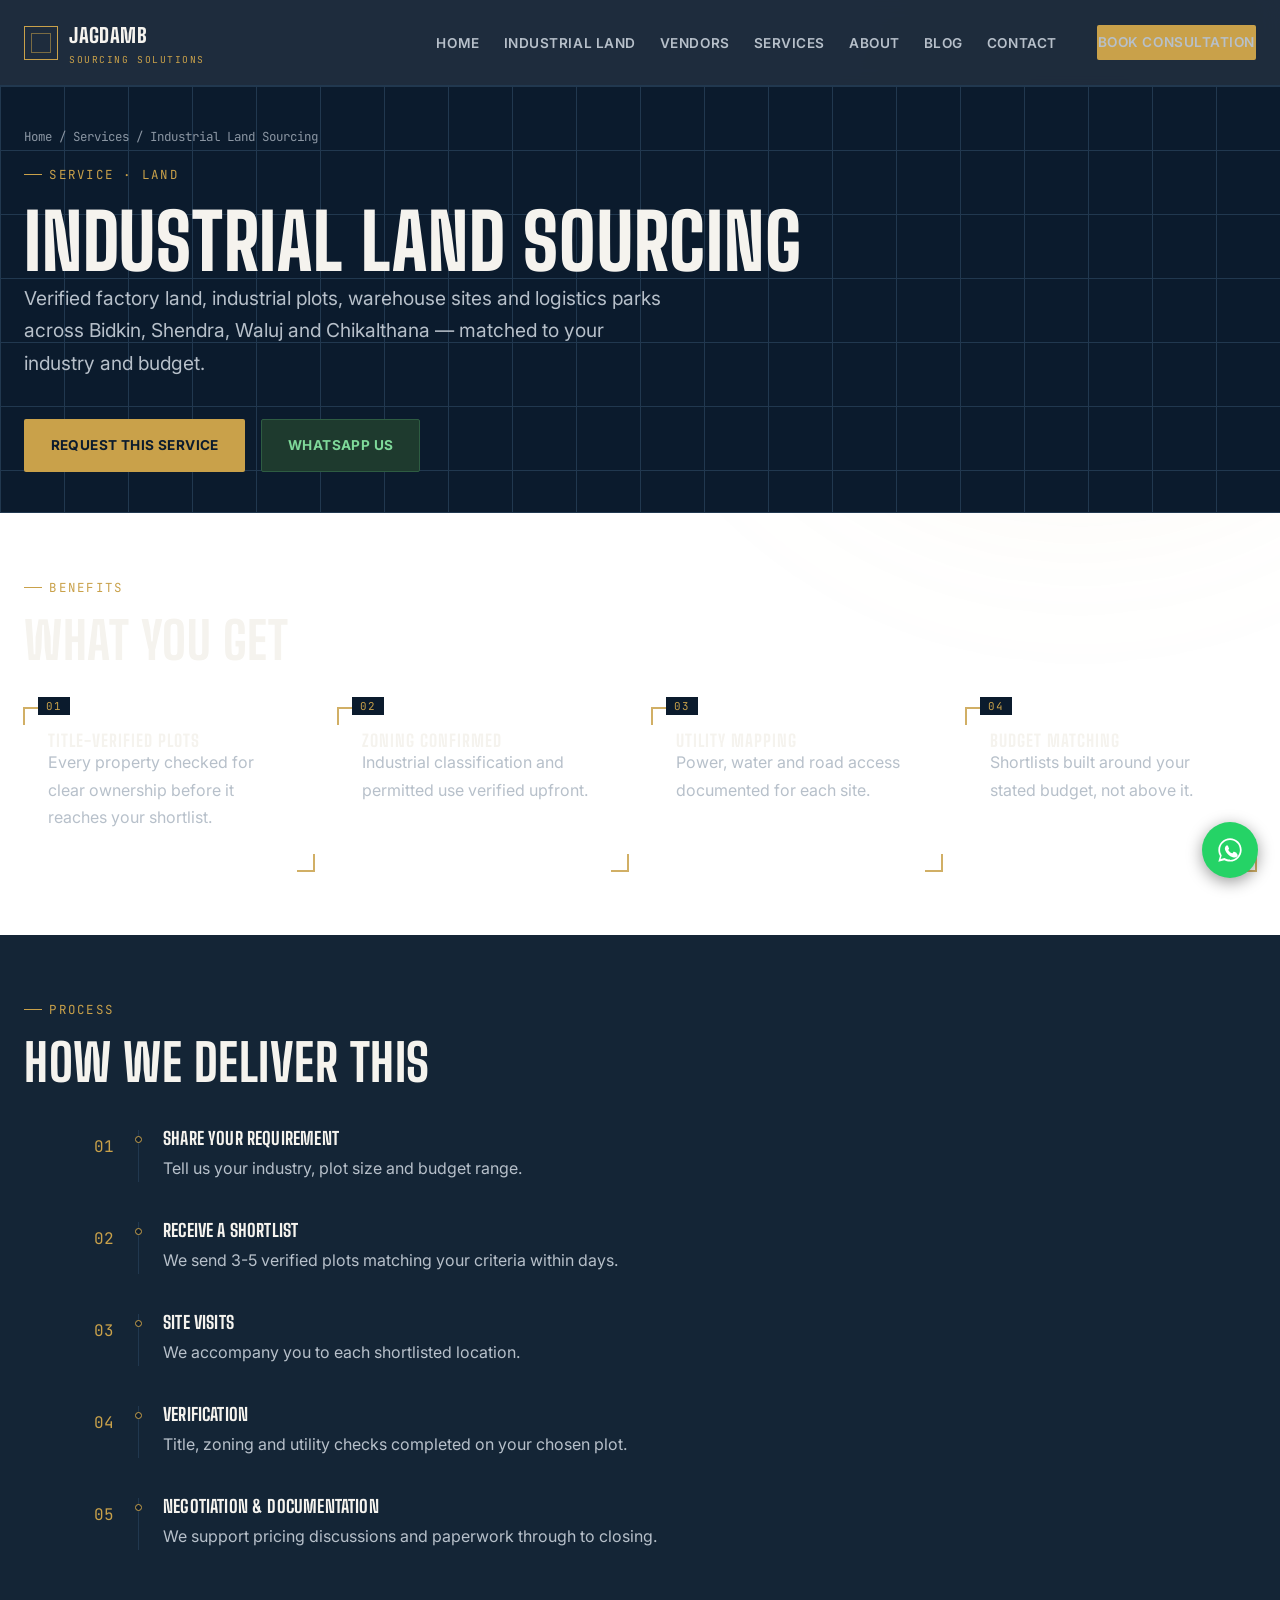
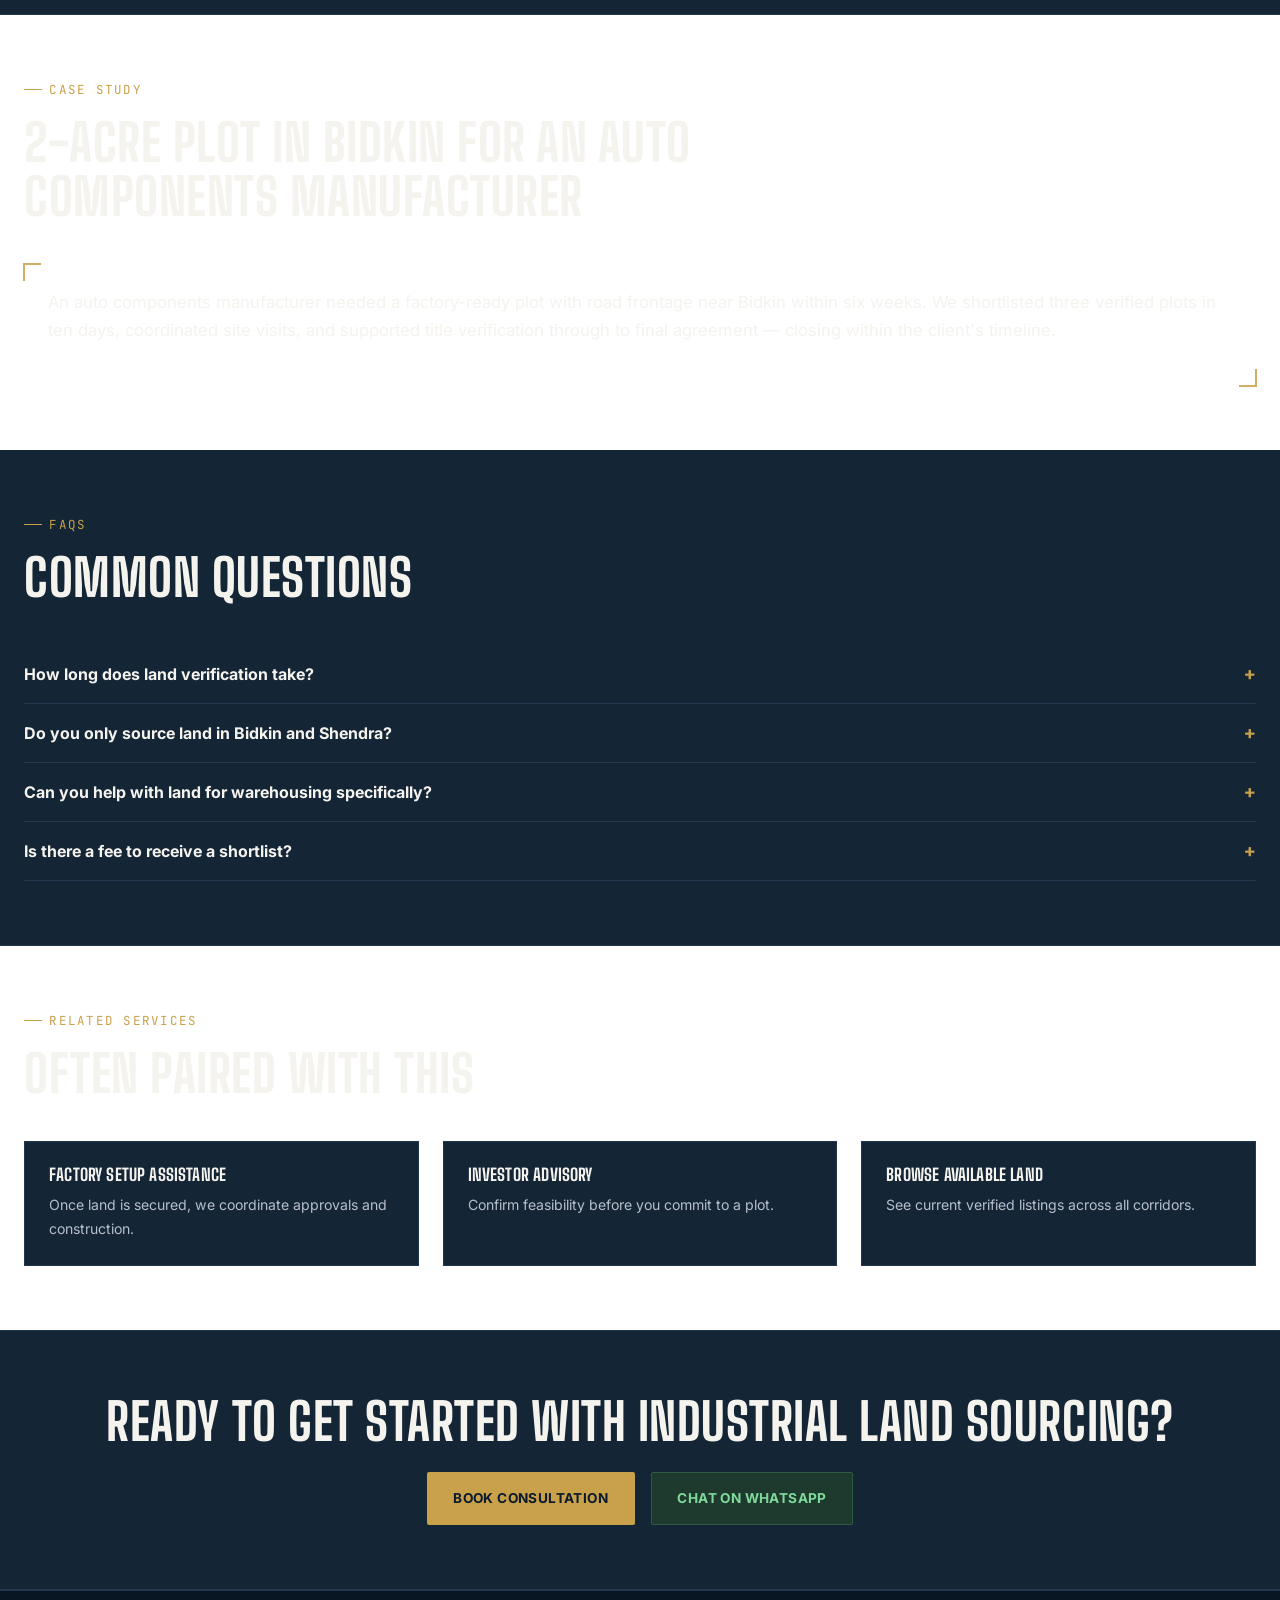
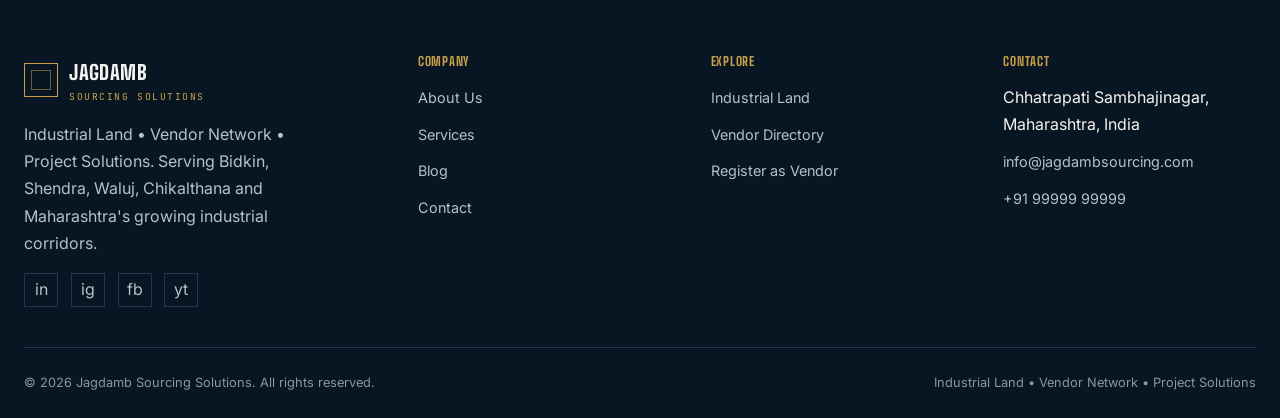
<file: services-land-sourcing.html>
<!DOCTYPE html>
<html lang="en">
<head>
<meta charset="UTF-8">
<meta name="viewport" content="width=device-width, initial-scale=1.0">
<title>Industrial Land Sourcing | Jagdamb Sourcing Solutions</title>
<meta name="description" content="Verified factory land, industrial plots, warehouse sites and logistics parks across Bidkin, Shendra, Waluj and Chikalthana — matched to your industry ">
<link rel="canonical" href="https://www.jagdambsourcing.com/services-land-sourcing.html">
<link rel="preconnect" href="https://fonts.googleapis.com">
<link href="https://fonts.googleapis.com/css2?family=Big+Shoulders:wght@600;700;800;900&family=Inter:wght@400;500;600;700&family=JetBrains+Mono:wght@400;500;700&display=swap" rel="stylesheet">
<link rel="stylesheet" href="css/main.css">
</head>
<body>
<header class="site-header">
  <div class="header-inner">
    <a href="index.html" class="logo"><span class="logo-mark"></span><span>JAGDAMB<small>Sourcing Solutions</small></span></a>
    <nav class="main-nav">
      <ul>
        <li><a href="index.html">Home</a></li><li><a href="industrial-land.html">Industrial Land</a></li><li><a href="vendors.html">Vendors</a></li><li><a href="services.html">Services</a></li><li><a href="about.html">About</a></li><li><a href="blog.html">Blog</a></li><li><a href="contact.html">Contact</a></li>
      </ul>
      <a href="contact.html" class="btn btn-gold btn-sm nav-cta">Book Consultation</a>
      <button class="hamburger" aria-label="Menu" aria-expanded="false"><span></span><span></span><span></span></button>
    </nav>
  </div>
</header>

<section class="page-header">
  <div class="container">
    <div class="breadcrumb"><a href="index.html">Home</a> / <a href="services.html">Services</a> / Industrial Land Sourcing</div>
    <div class="eyebrow">Service · Land</div>
    <h1>Industrial Land Sourcing</h1>
    <p class="lede">Verified factory land, industrial plots, warehouse sites and logistics parks across Bidkin, Shendra, Waluj and Chikalthana — matched to your industry and budget.</p>
    <div class="hero-actions">
      <a href="contact.html" class="btn btn-gold">Request This Service</a>
      <a href="#" onclick="window.open(waLink('Hi, I would like to enquire about Industrial Land Sourcing.'));return false;" class="btn btn-wa">WhatsApp Us</a>
    </div>
  </div>
</section>

<section>
  <div class="container">
    <div class="section-head" data-animate>
      <div class="eyebrow">Benefits</div>
      <h2>What you get</h2>
    </div>
    <div class="grid grid-4">
      <div class="plot" data-animate><div class="plot-tag">01</div><h4>Title-Verified Plots</h4><p>Every property checked for clear ownership before it reaches your shortlist.</p></div><div class="plot" data-animate><div class="plot-tag">02</div><h4>Zoning Confirmed</h4><p>Industrial classification and permitted use verified upfront.</p></div><div class="plot" data-animate><div class="plot-tag">03</div><h4>Utility Mapping</h4><p>Power, water and road access documented for each site.</p></div><div class="plot" data-animate><div class="plot-tag">04</div><h4>Budget Matching</h4><p>Shortlists built around your stated budget, not above it.</p></div>
    </div>
  </div>
</section>

<section class="bg-card bordered">
  <div class="container">
    <div class="section-head" data-animate>
      <div class="eyebrow">Process</div>
      <h2>How we deliver this</h2>
    </div>
    <div class="timeline" data-animate>
      <div class="timeline-item"><div class="tl-num">01</div><div class="tl-line"></div><div class="tl-content"><h3>Share Your Requirement</h3><p>Tell us your industry, plot size and budget range.</p></div></div><div class="timeline-item"><div class="tl-num">02</div><div class="tl-line"></div><div class="tl-content"><h3>Receive a Shortlist</h3><p>We send 3-5 verified plots matching your criteria within days.</p></div></div><div class="timeline-item"><div class="tl-num">03</div><div class="tl-line"></div><div class="tl-content"><h3>Site Visits</h3><p>We accompany you to each shortlisted location.</p></div></div><div class="timeline-item"><div class="tl-num">04</div><div class="tl-line"></div><div class="tl-content"><h3>Verification</h3><p>Title, zoning and utility checks completed on your chosen plot.</p></div></div><div class="timeline-item"><div class="tl-num">05</div><div class="tl-line"></div><div class="tl-content"><h3>Negotiation & Documentation</h3><p>We support pricing discussions and paperwork through to closing.</p></div></div>
    </div>
  </div>
</section>

<section>
  <div class="container">
    <div class="section-head" data-animate>
      <div class="eyebrow">Case Study</div>
      <h2>2-Acre Plot in Bidkin for an Auto Components Manufacturer</h2>
    </div>
    <div class="plot" data-animate>
      <p style="font-size:1.05rem; color:var(--paper);">An auto components manufacturer needed a factory-ready plot with road frontage near Bidkin within six weeks. We shortlisted three verified plots in ten days, coordinated site visits, and supported title verification through to final agreement — closing within the client's timeline.</p>
    </div>
  </div>
</section>

<section class="bg-card bordered">
  <div class="container">
    <div class="section-head" data-animate>
      <div class="eyebrow">FAQs</div>
      <h2>Common questions</h2>
    </div>
    <div data-animate><div class="faq-list"><div class="faq-item">
          <button class="faq-q"><span>How long does land verification take?</span><span class="plus">+</span></button>
          <div class="faq-a"><div class="faq-a-inner">Typically 5-10 business days depending on the property's documentation history.</div></div>
        </div><div class="faq-item">
          <button class="faq-q"><span>Do you only source land in Bidkin and Shendra?</span><span class="plus">+</span></button>
          <div class="faq-a"><div class="faq-a-inner">Those are our priority corridors, but we also source in Waluj, Chikalthana, Pune and Nashik.</div></div>
        </div><div class="faq-item">
          <button class="faq-q"><span>Can you help with land for warehousing specifically?</span><span class="plus">+</span></button>
          <div class="faq-a"><div class="faq-a-inner">Yes — we maintain a separate shortlist of logistics-suited parcels with highway access.</div></div>
        </div><div class="faq-item">
          <button class="faq-q"><span>Is there a fee to receive a shortlist?</span><span class="plus">+</span></button>
          <div class="faq-a"><div class="faq-a-inner">Initial consultation and shortlisting is free; fees apply only on successful transactions.</div></div>
        </div></div></div>
  </div>
</section>

<section>
  <div class="container">
    <div class="section-head" data-animate>
      <div class="eyebrow">Related Services</div>
      <h2>Often paired with this</h2>
    </div>
    <div class="grid grid-3">
      <a href="services-factory-setup.html" class="card" data-animate style="display:block;"><h3 style="font-size:1.05rem;">Factory Setup Assistance</h3><p style="font-size:0.88rem; margin:0;">Once land is secured, we coordinate approvals and construction.</p></a><a href="services-investor-advisory.html" class="card" data-animate style="display:block;"><h3 style="font-size:1.05rem;">Investor Advisory</h3><p style="font-size:0.88rem; margin:0;">Confirm feasibility before you commit to a plot.</p></a><a href="industrial-land.html" class="card" data-animate style="display:block;"><h3 style="font-size:1.05rem;">Browse Available Land</h3><p style="font-size:0.88rem; margin:0;">See current verified listings across all corridors.</p></a>
    </div>
  </div>
</section>

<section class="cta-band" data-animate>
  <div class="container">
    <h2>Ready to get started with industrial land sourcing?</h2>
    <div class="cta-actions">
      <a href="contact.html" class="btn btn-gold">Book Consultation</a>
      <a href="#" onclick="window.open(waLink('Hi, I would like to enquire about Industrial Land Sourcing.'));return false;" class="btn btn-wa">Chat on WhatsApp</a>
    </div>
  </div>
</section>
<footer>
  <div class="container">
    <div class="footer-grid">
      <div>
        <a href="index.html" class="logo" style="margin-bottom:1rem;"><span class="logo-mark"></span><span>JAGDAMB<small>Sourcing Solutions</small></span></a>
        <p style="max-width:300px;">Industrial Land • Vendor Network • Project Solutions. Serving Bidkin, Shendra, Waluj, Chikalthana and Maharashtra's growing industrial corridors.</p>
        <div class="footer-social mt-2"><a href="#" aria-label="LinkedIn">in</a><a href="#" aria-label="Instagram">ig</a><a href="#" aria-label="Facebook">fb</a><a href="#" aria-label="YouTube">yt</a></div>
      </div>
      <div><h4>Company</h4><ul><li><a href="about.html">About Us</a></li><li><a href="services.html">Services</a></li><li><a href="blog.html">Blog</a></li><li><a href="contact.html">Contact</a></li></ul></div>
      <div><h4>Explore</h4><ul><li><a href="industrial-land.html">Industrial Land</a></li><li><a href="vendors.html">Vendor Directory</a></li><li><a href="register-vendor.html">Register as Vendor</a></li></ul></div>
      <div><h4>Contact</h4><ul><li>Chhatrapati Sambhajinagar, Maharashtra, India</li><li><a href="mailto:info@jagdambsourcing.com">info@jagdambsourcing.com</a></li><li><a href="tel:+919999999999">+91 99999 99999</a></li></ul></div>
    </div>
    <div class="footer-bottom"><span>© <span class="cur-year"></span> Jagdamb Sourcing Solutions. All rights reserved.</span><span>Industrial Land • Vendor Network • Project Solutions</span></div>
  </div>
</footer>

<a class="wa-float" href="#" onclick="window.open(waLink('Hi, I would like to know more about Jagdamb Sourcing Solutions.'));return false;" aria-label="Chat on WhatsApp">
  <svg viewBox="0 0 24 24" fill="white"><path d="M17.5 14.4c-.3-.1-1.6-.8-1.9-.9-.2-.1-.4-.1-.6.1-.2.2-.6.9-.8 1.1-.1.2-.3.2-.5.1-1.3-.6-2.2-1.1-3.1-2.6-.2-.4.2-.4.6-1.2.1-.2 0-.4-.1-.5-.1-.1-.6-1.4-.8-1.9-.2-.5-.4-.4-.6-.4h-.5c-.2 0-.5.1-.7.3-.2.3-.9 1-.9 2.3 0 1.4 1 2.7 1.1 2.9.1.2 1.9 3 4.6 4.1 2.3.9 2.7.7 3.2.7.5-.1 1.6-.7 1.9-1.3.2-.6.2-1.1.2-1.2 0-.1-.2-.2-.5-.3z"/><path d="M12 2C6.5 2 2 6.5 2 12c0 1.9.5 3.6 1.4 5.1L2 22l5.1-1.3c1.4.8 3.1 1.2 4.9 1.2 5.5 0 10-4.5 10-10S17.5 2 12 2zm0 18.2c-1.6 0-3.1-.4-4.4-1.2l-.3-.2-3.3.9.9-3.2-.2-.3C3.9 14.7 3.5 13.4 3.5 12c0-4.7 3.8-8.5 8.5-8.5s8.5 3.8 8.5 8.5-3.8 8.5-8.5 8.5z"/></svg>
</a>

<script src="js/main.js"></script>
</body>
</html>
</file>
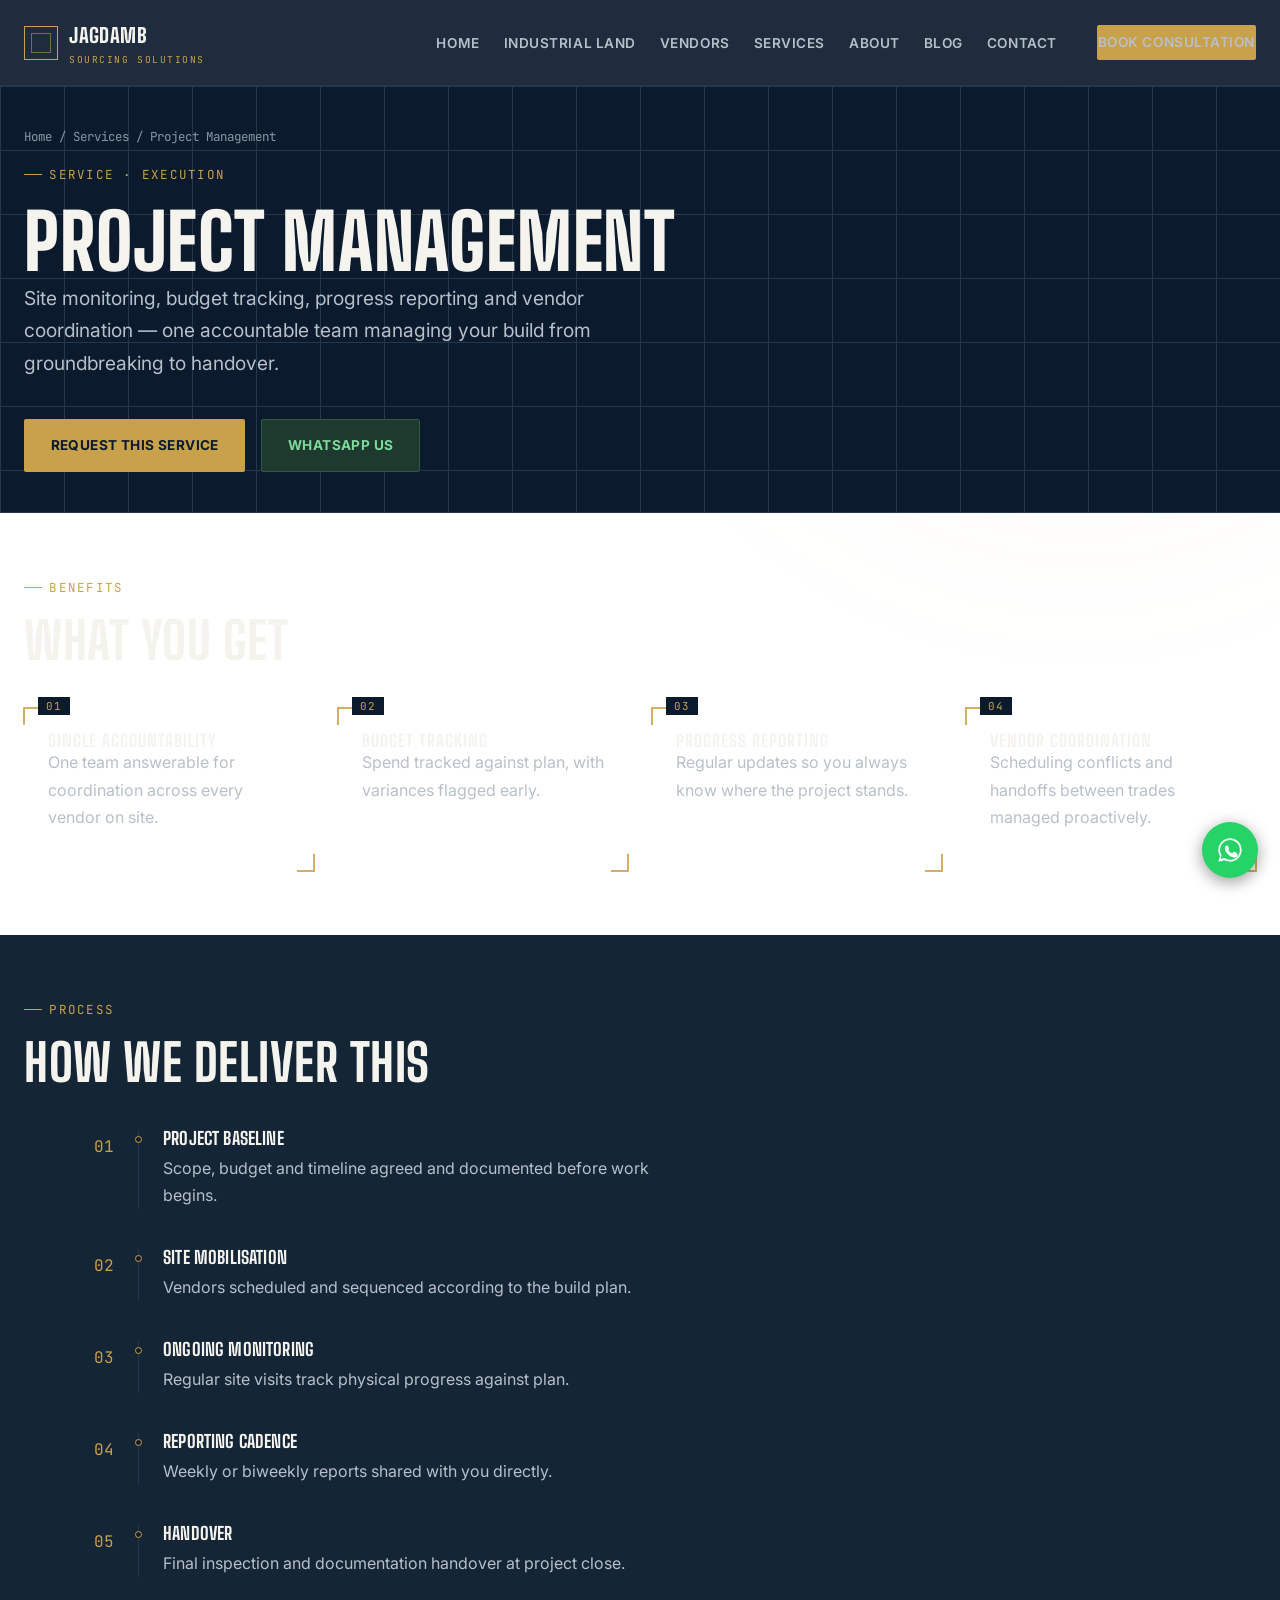
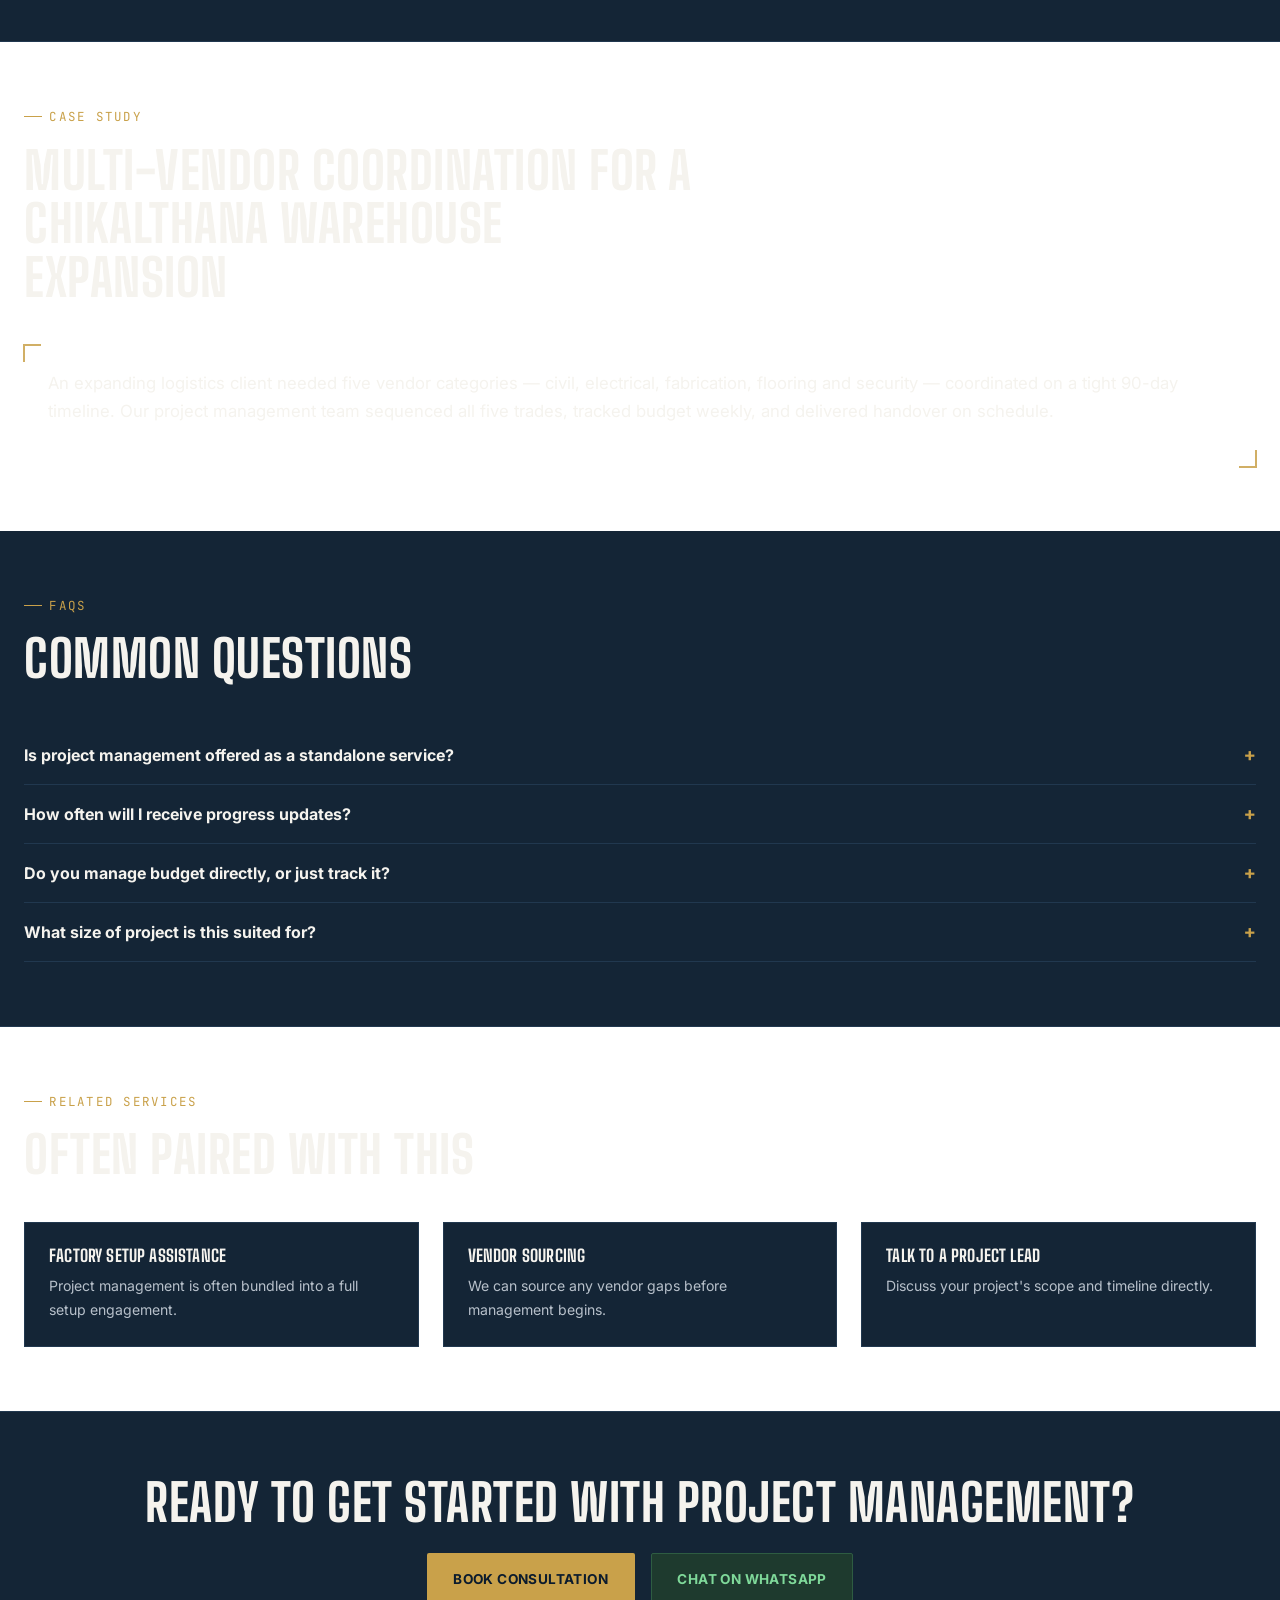
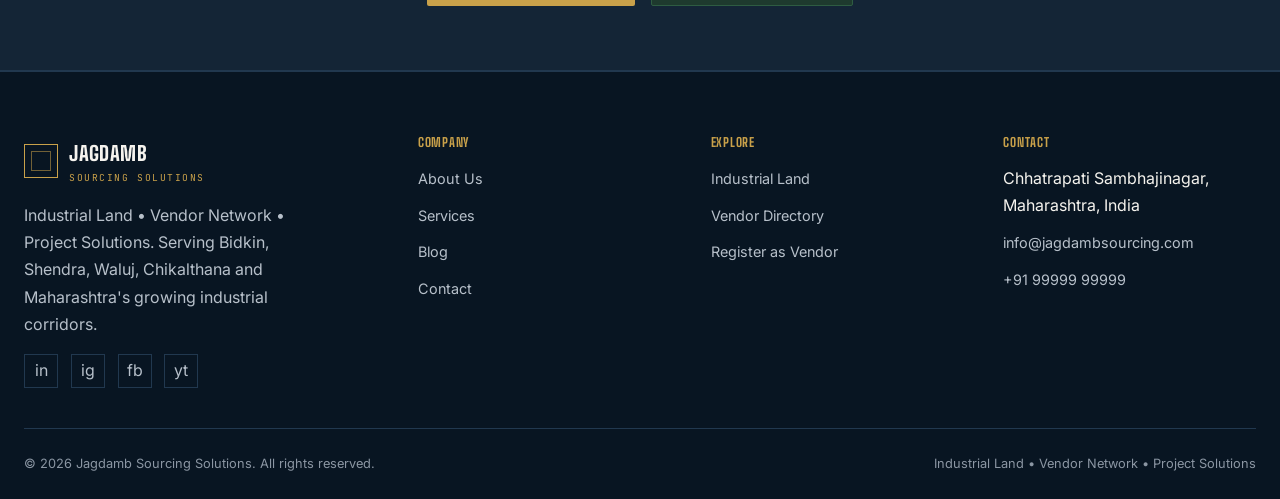
<file: services-project-management.html>
<!DOCTYPE html>
<html lang="en">
<head>
<meta charset="UTF-8">
<meta name="viewport" content="width=device-width, initial-scale=1.0">
<title>Project Management | Jagdamb Sourcing Solutions</title>
<meta name="description" content="Site monitoring, budget tracking, progress reporting and vendor coordination — one accountable team managing your build from groundbreaking to handove">
<link rel="canonical" href="https://www.jagdambsourcing.com/services-project-management.html">
<link rel="preconnect" href="https://fonts.googleapis.com">
<link href="https://fonts.googleapis.com/css2?family=Big+Shoulders:wght@600;700;800;900&family=Inter:wght@400;500;600;700&family=JetBrains+Mono:wght@400;500;700&display=swap" rel="stylesheet">
<link rel="stylesheet" href="css/main.css">
</head>
<body>
<header class="site-header">
  <div class="header-inner">
    <a href="index.html" class="logo"><span class="logo-mark"></span><span>JAGDAMB<small>Sourcing Solutions</small></span></a>
    <nav class="main-nav">
      <ul>
        <li><a href="index.html">Home</a></li><li><a href="industrial-land.html">Industrial Land</a></li><li><a href="vendors.html">Vendors</a></li><li><a href="services.html">Services</a></li><li><a href="about.html">About</a></li><li><a href="blog.html">Blog</a></li><li><a href="contact.html">Contact</a></li>
      </ul>
      <a href="contact.html" class="btn btn-gold btn-sm nav-cta">Book Consultation</a>
      <button class="hamburger" aria-label="Menu" aria-expanded="false"><span></span><span></span><span></span></button>
    </nav>
  </div>
</header>

<section class="page-header">
  <div class="container">
    <div class="breadcrumb"><a href="index.html">Home</a> / <a href="services.html">Services</a> / Project Management</div>
    <div class="eyebrow">Service · Execution</div>
    <h1>Project Management</h1>
    <p class="lede">Site monitoring, budget tracking, progress reporting and vendor coordination — one accountable team managing your build from groundbreaking to handover.</p>
    <div class="hero-actions">
      <a href="contact.html" class="btn btn-gold">Request This Service</a>
      <a href="#" onclick="window.open(waLink('Hi, I would like to enquire about Project Management.'));return false;" class="btn btn-wa">WhatsApp Us</a>
    </div>
  </div>
</section>

<section>
  <div class="container">
    <div class="section-head" data-animate>
      <div class="eyebrow">Benefits</div>
      <h2>What you get</h2>
    </div>
    <div class="grid grid-4">
      <div class="plot" data-animate><div class="plot-tag">01</div><h4>Single Accountability</h4><p>One team answerable for coordination across every vendor on site.</p></div><div class="plot" data-animate><div class="plot-tag">02</div><h4>Budget Tracking</h4><p>Spend tracked against plan, with variances flagged early.</p></div><div class="plot" data-animate><div class="plot-tag">03</div><h4>Progress Reporting</h4><p>Regular updates so you always know where the project stands.</p></div><div class="plot" data-animate><div class="plot-tag">04</div><h4>Vendor Coordination</h4><p>Scheduling conflicts and handoffs between trades managed proactively.</p></div>
    </div>
  </div>
</section>

<section class="bg-card bordered">
  <div class="container">
    <div class="section-head" data-animate>
      <div class="eyebrow">Process</div>
      <h2>How we deliver this</h2>
    </div>
    <div class="timeline" data-animate>
      <div class="timeline-item"><div class="tl-num">01</div><div class="tl-line"></div><div class="tl-content"><h3>Project Baseline</h3><p>Scope, budget and timeline agreed and documented before work begins.</p></div></div><div class="timeline-item"><div class="tl-num">02</div><div class="tl-line"></div><div class="tl-content"><h3>Site Mobilisation</h3><p>Vendors scheduled and sequenced according to the build plan.</p></div></div><div class="timeline-item"><div class="tl-num">03</div><div class="tl-line"></div><div class="tl-content"><h3>Ongoing Monitoring</h3><p>Regular site visits track physical progress against plan.</p></div></div><div class="timeline-item"><div class="tl-num">04</div><div class="tl-line"></div><div class="tl-content"><h3>Reporting Cadence</h3><p>Weekly or biweekly reports shared with you directly.</p></div></div><div class="timeline-item"><div class="tl-num">05</div><div class="tl-line"></div><div class="tl-content"><h3>Handover</h3><p>Final inspection and documentation handover at project close.</p></div></div>
    </div>
  </div>
</section>

<section>
  <div class="container">
    <div class="section-head" data-animate>
      <div class="eyebrow">Case Study</div>
      <h2>Multi-Vendor Coordination for a Chikalthana Warehouse Expansion</h2>
    </div>
    <div class="plot" data-animate>
      <p style="font-size:1.05rem; color:var(--paper);">An expanding logistics client needed five vendor categories — civil, electrical, fabrication, flooring and security — coordinated on a tight 90-day timeline. Our project management team sequenced all five trades, tracked budget weekly, and delivered handover on schedule.</p>
    </div>
  </div>
</section>

<section class="bg-card bordered">
  <div class="container">
    <div class="section-head" data-animate>
      <div class="eyebrow">FAQs</div>
      <h2>Common questions</h2>
    </div>
    <div data-animate><div class="faq-list"><div class="faq-item">
          <button class="faq-q"><span>Is project management offered as a standalone service?</span><span class="plus">+</span></button>
          <div class="faq-a"><div class="faq-a-inner">Yes — even if you've sourced land and vendors independently, we can manage execution.</div></div>
        </div><div class="faq-item">
          <button class="faq-q"><span>How often will I receive progress updates?</span><span class="plus">+</span></button>
          <div class="faq-a"><div class="faq-a-inner">Typically weekly, or biweekly for smaller projects — adjustable to your preference.</div></div>
        </div><div class="faq-item">
          <button class="faq-q"><span>Do you manage budget directly, or just track it?</span><span class="plus">+</span></button>
          <div class="faq-a"><div class="faq-a-inner">We track and report variances; payment authority remains with you unless otherwise agreed.</div></div>
        </div><div class="faq-item">
          <button class="faq-q"><span>What size of project is this suited for?</span><span class="plus">+</span></button>
          <div class="faq-a"><div class="faq-a-inner">From single-shed construction to multi-vendor, multi-month builds.</div></div>
        </div></div></div>
  </div>
</section>

<section>
  <div class="container">
    <div class="section-head" data-animate>
      <div class="eyebrow">Related Services</div>
      <h2>Often paired with this</h2>
    </div>
    <div class="grid grid-3">
      <a href="services-factory-setup.html" class="card" data-animate style="display:block;"><h3 style="font-size:1.05rem;">Factory Setup Assistance</h3><p style="font-size:0.88rem; margin:0;">Project management is often bundled into a full setup engagement.</p></a><a href="services-vendor-sourcing.html" class="card" data-animate style="display:block;"><h3 style="font-size:1.05rem;">Vendor Sourcing</h3><p style="font-size:0.88rem; margin:0;">We can source any vendor gaps before management begins.</p></a><a href="contact.html" class="card" data-animate style="display:block;"><h3 style="font-size:1.05rem;">Talk to a Project Lead</h3><p style="font-size:0.88rem; margin:0;">Discuss your project's scope and timeline directly.</p></a>
    </div>
  </div>
</section>

<section class="cta-band" data-animate>
  <div class="container">
    <h2>Ready to get started with project management?</h2>
    <div class="cta-actions">
      <a href="contact.html" class="btn btn-gold">Book Consultation</a>
      <a href="#" onclick="window.open(waLink('Hi, I would like to enquire about Project Management.'));return false;" class="btn btn-wa">Chat on WhatsApp</a>
    </div>
  </div>
</section>
<footer>
  <div class="container">
    <div class="footer-grid">
      <div>
        <a href="index.html" class="logo" style="margin-bottom:1rem;"><span class="logo-mark"></span><span>JAGDAMB<small>Sourcing Solutions</small></span></a>
        <p style="max-width:300px;">Industrial Land • Vendor Network • Project Solutions. Serving Bidkin, Shendra, Waluj, Chikalthana and Maharashtra's growing industrial corridors.</p>
        <div class="footer-social mt-2"><a href="#" aria-label="LinkedIn">in</a><a href="#" aria-label="Instagram">ig</a><a href="#" aria-label="Facebook">fb</a><a href="#" aria-label="YouTube">yt</a></div>
      </div>
      <div><h4>Company</h4><ul><li><a href="about.html">About Us</a></li><li><a href="services.html">Services</a></li><li><a href="blog.html">Blog</a></li><li><a href="contact.html">Contact</a></li></ul></div>
      <div><h4>Explore</h4><ul><li><a href="industrial-land.html">Industrial Land</a></li><li><a href="vendors.html">Vendor Directory</a></li><li><a href="register-vendor.html">Register as Vendor</a></li></ul></div>
      <div><h4>Contact</h4><ul><li>Chhatrapati Sambhajinagar, Maharashtra, India</li><li><a href="mailto:info@jagdambsourcing.com">info@jagdambsourcing.com</a></li><li><a href="tel:+919999999999">+91 99999 99999</a></li></ul></div>
    </div>
    <div class="footer-bottom"><span>© <span class="cur-year"></span> Jagdamb Sourcing Solutions. All rights reserved.</span><span>Industrial Land • Vendor Network • Project Solutions</span></div>
  </div>
</footer>

<a class="wa-float" href="#" onclick="window.open(waLink('Hi, I would like to know more about Jagdamb Sourcing Solutions.'));return false;" aria-label="Chat on WhatsApp">
  <svg viewBox="0 0 24 24" fill="white"><path d="M17.5 14.4c-.3-.1-1.6-.8-1.9-.9-.2-.1-.4-.1-.6.1-.2.2-.6.9-.8 1.1-.1.2-.3.2-.5.1-1.3-.6-2.2-1.1-3.1-2.6-.2-.4.2-.4.6-1.2.1-.2 0-.4-.1-.5-.1-.1-.6-1.4-.8-1.9-.2-.5-.4-.4-.6-.4h-.5c-.2 0-.5.1-.7.3-.2.3-.9 1-.9 2.3 0 1.4 1 2.7 1.1 2.9.1.2 1.9 3 4.6 4.1 2.3.9 2.7.7 3.2.7.5-.1 1.6-.7 1.9-1.3.2-.6.2-1.1.2-1.2 0-.1-.2-.2-.5-.3z"/><path d="M12 2C6.5 2 2 6.5 2 12c0 1.9.5 3.6 1.4 5.1L2 22l5.1-1.3c1.4.8 3.1 1.2 4.9 1.2 5.5 0 10-4.5 10-10S17.5 2 12 2zm0 18.2c-1.6 0-3.1-.4-4.4-1.2l-.3-.2-3.3.9.9-3.2-.2-.3C3.9 14.7 3.5 13.4 3.5 12c0-4.7 3.8-8.5 8.5-8.5s8.5 3.8 8.5 8.5-3.8 8.5-8.5 8.5z"/></svg>
</a>

<script src="js/main.js"></script>
</body>
</html>
</file>
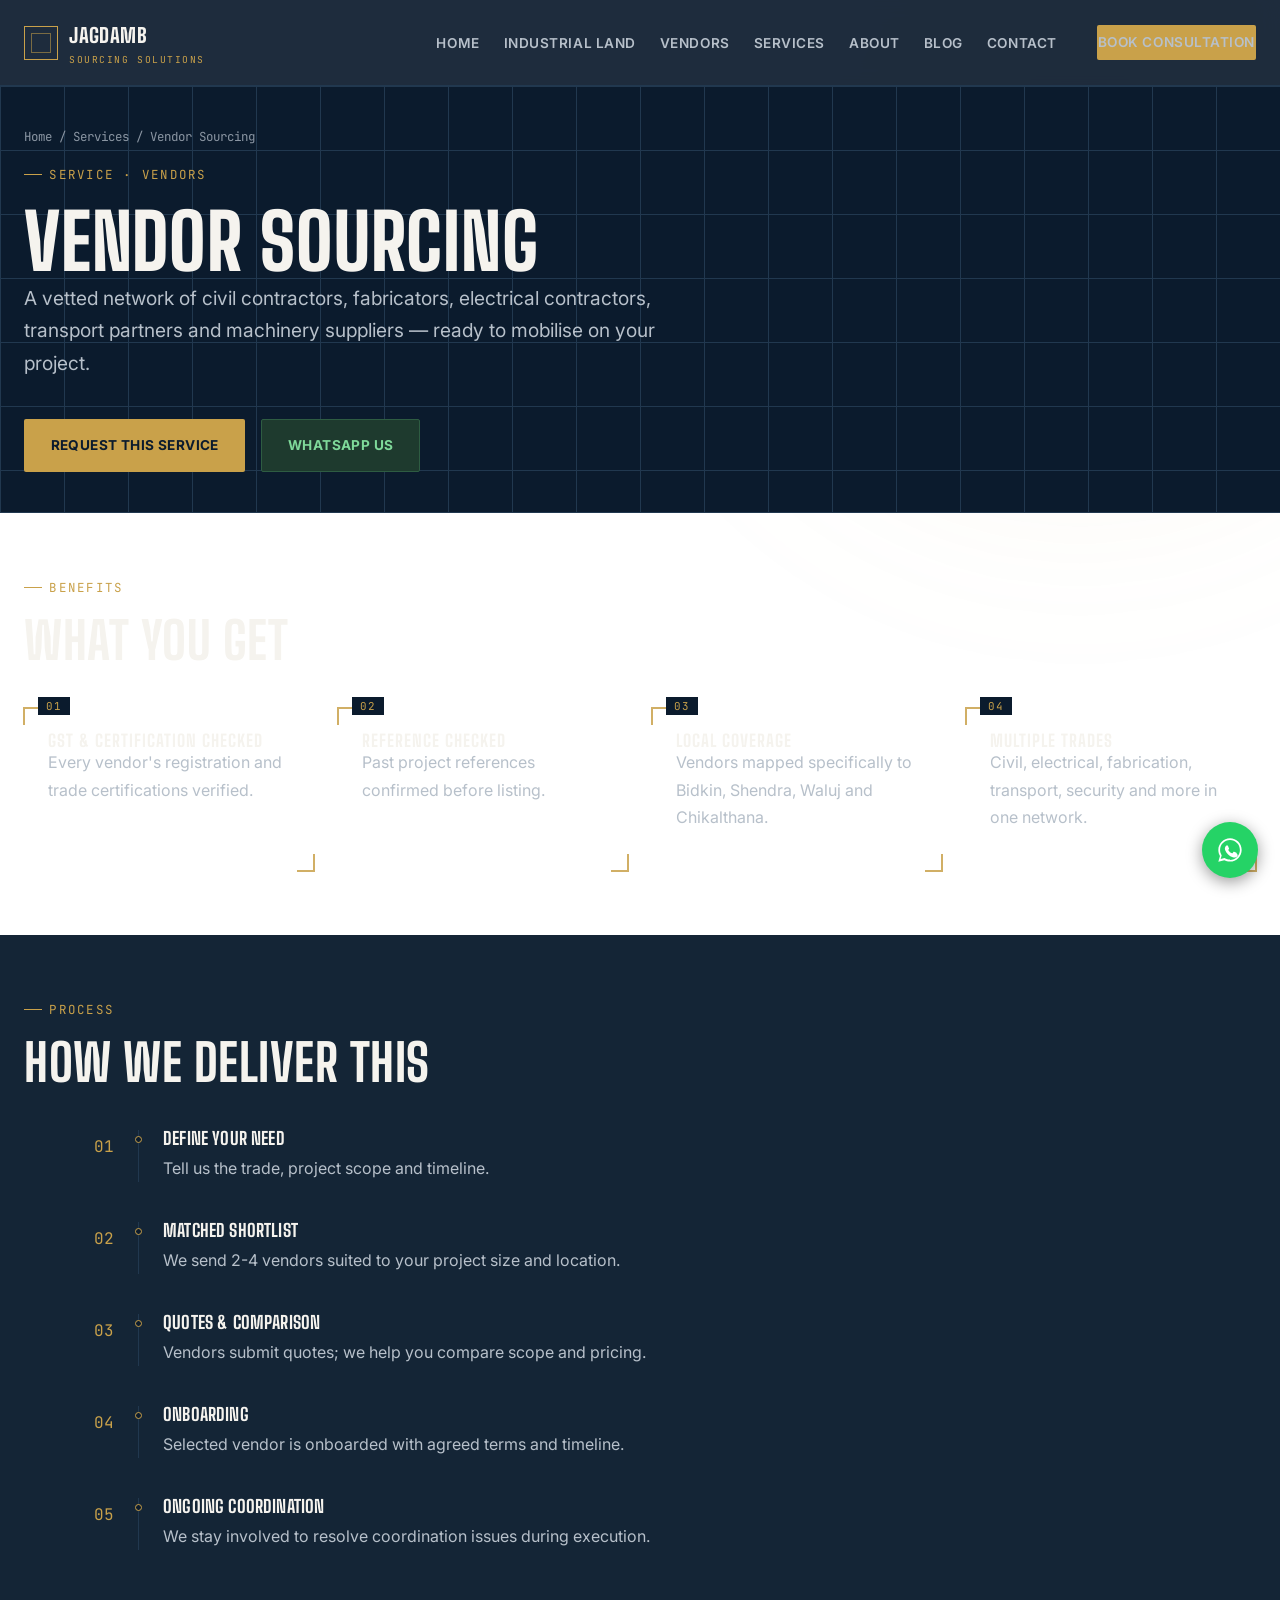
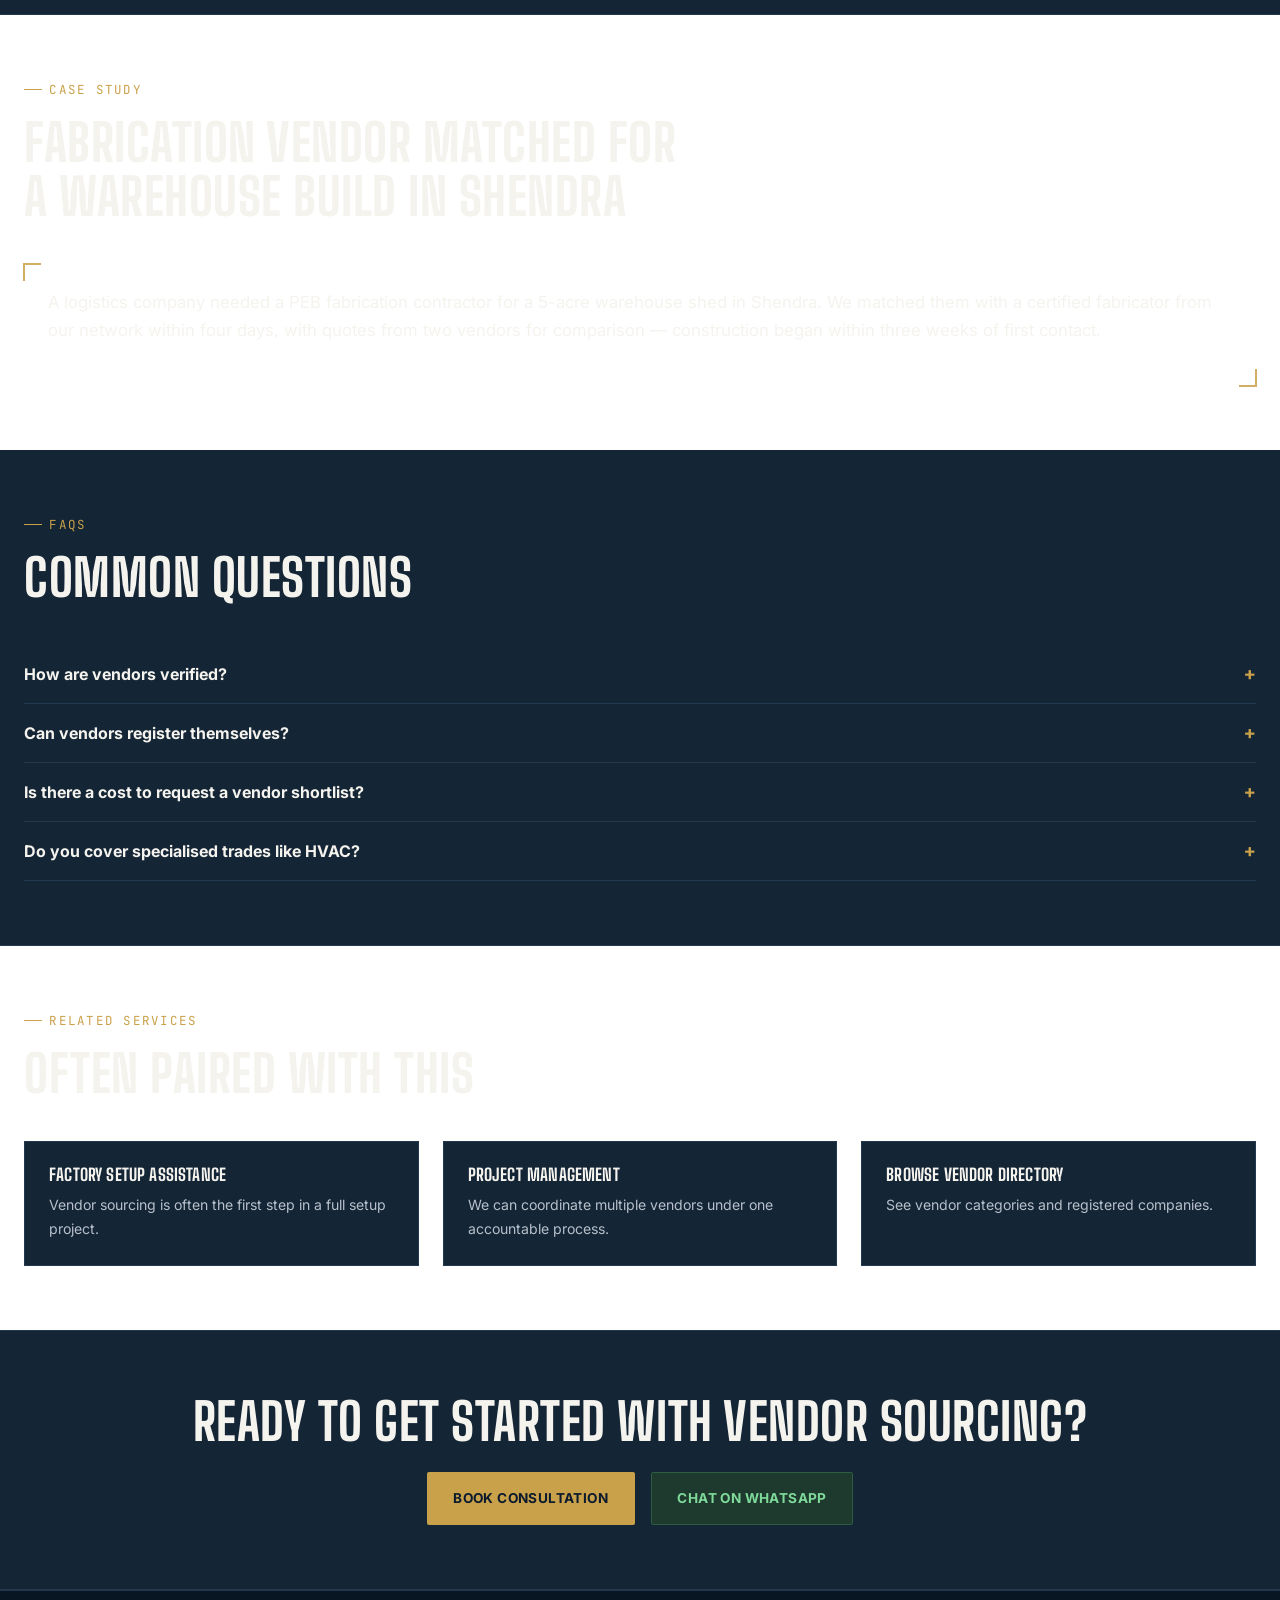
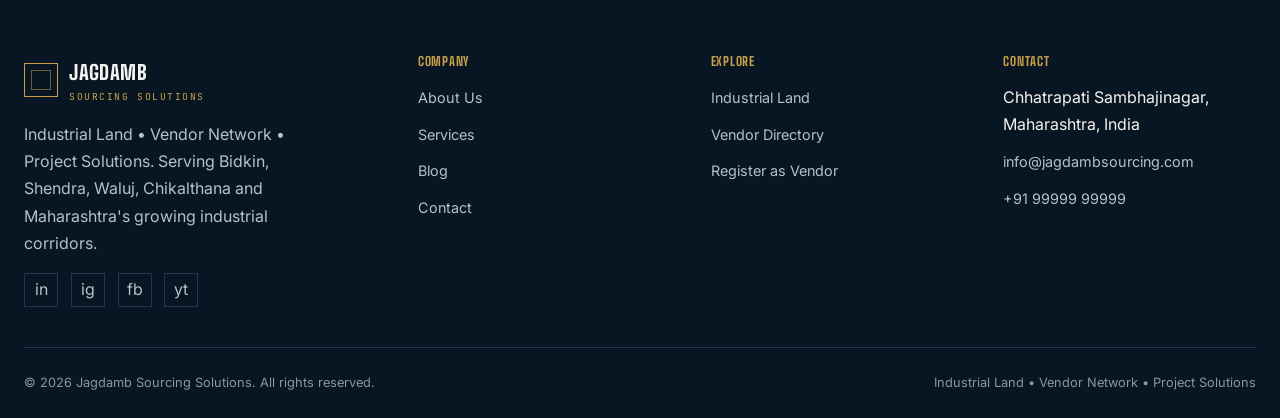
<file: services-vendor-sourcing.html>
<!DOCTYPE html>
<html lang="en">
<head>
<meta charset="UTF-8">
<meta name="viewport" content="width=device-width, initial-scale=1.0">
<title>Vendor Sourcing | Jagdamb Sourcing Solutions</title>
<meta name="description" content="A vetted network of civil contractors, fabricators, electrical contractors, transport partners and machinery suppliers — ready to mobilise on your pro">
<link rel="canonical" href="https://www.jagdambsourcing.com/services-vendor-sourcing.html">
<link rel="preconnect" href="https://fonts.googleapis.com">
<link href="https://fonts.googleapis.com/css2?family=Big+Shoulders:wght@600;700;800;900&family=Inter:wght@400;500;600;700&family=JetBrains+Mono:wght@400;500;700&display=swap" rel="stylesheet">
<link rel="stylesheet" href="css/main.css">
</head>
<body>
<header class="site-header">
  <div class="header-inner">
    <a href="index.html" class="logo"><span class="logo-mark"></span><span>JAGDAMB<small>Sourcing Solutions</small></span></a>
    <nav class="main-nav">
      <ul>
        <li><a href="index.html">Home</a></li><li><a href="industrial-land.html">Industrial Land</a></li><li><a href="vendors.html">Vendors</a></li><li><a href="services.html">Services</a></li><li><a href="about.html">About</a></li><li><a href="blog.html">Blog</a></li><li><a href="contact.html">Contact</a></li>
      </ul>
      <a href="contact.html" class="btn btn-gold btn-sm nav-cta">Book Consultation</a>
      <button class="hamburger" aria-label="Menu" aria-expanded="false"><span></span><span></span><span></span></button>
    </nav>
  </div>
</header>

<section class="page-header">
  <div class="container">
    <div class="breadcrumb"><a href="index.html">Home</a> / <a href="services.html">Services</a> / Vendor Sourcing</div>
    <div class="eyebrow">Service · Vendors</div>
    <h1>Vendor Sourcing</h1>
    <p class="lede">A vetted network of civil contractors, fabricators, electrical contractors, transport partners and machinery suppliers — ready to mobilise on your project.</p>
    <div class="hero-actions">
      <a href="contact.html" class="btn btn-gold">Request This Service</a>
      <a href="#" onclick="window.open(waLink('Hi, I would like to enquire about Vendor Sourcing.'));return false;" class="btn btn-wa">WhatsApp Us</a>
    </div>
  </div>
</section>

<section>
  <div class="container">
    <div class="section-head" data-animate>
      <div class="eyebrow">Benefits</div>
      <h2>What you get</h2>
    </div>
    <div class="grid grid-4">
      <div class="plot" data-animate><div class="plot-tag">01</div><h4>GST & Certification Checked</h4><p>Every vendor's registration and trade certifications verified.</p></div><div class="plot" data-animate><div class="plot-tag">02</div><h4>Reference Checked</h4><p>Past project references confirmed before listing.</p></div><div class="plot" data-animate><div class="plot-tag">03</div><h4>Local Coverage</h4><p>Vendors mapped specifically to Bidkin, Shendra, Waluj and Chikalthana.</p></div><div class="plot" data-animate><div class="plot-tag">04</div><h4>Multiple Trades</h4><p>Civil, electrical, fabrication, transport, security and more in one network.</p></div>
    </div>
  </div>
</section>

<section class="bg-card bordered">
  <div class="container">
    <div class="section-head" data-animate>
      <div class="eyebrow">Process</div>
      <h2>How we deliver this</h2>
    </div>
    <div class="timeline" data-animate>
      <div class="timeline-item"><div class="tl-num">01</div><div class="tl-line"></div><div class="tl-content"><h3>Define Your Need</h3><p>Tell us the trade, project scope and timeline.</p></div></div><div class="timeline-item"><div class="tl-num">02</div><div class="tl-line"></div><div class="tl-content"><h3>Matched Shortlist</h3><p>We send 2-4 vendors suited to your project size and location.</p></div></div><div class="timeline-item"><div class="tl-num">03</div><div class="tl-line"></div><div class="tl-content"><h3>Quotes & Comparison</h3><p>Vendors submit quotes; we help you compare scope and pricing.</p></div></div><div class="timeline-item"><div class="tl-num">04</div><div class="tl-line"></div><div class="tl-content"><h3>Onboarding</h3><p>Selected vendor is onboarded with agreed terms and timeline.</p></div></div><div class="timeline-item"><div class="tl-num">05</div><div class="tl-line"></div><div class="tl-content"><h3>Ongoing Coordination</h3><p>We stay involved to resolve coordination issues during execution.</p></div></div>
    </div>
  </div>
</section>

<section>
  <div class="container">
    <div class="section-head" data-animate>
      <div class="eyebrow">Case Study</div>
      <h2>Fabrication Vendor Matched for a Warehouse Build in Shendra</h2>
    </div>
    <div class="plot" data-animate>
      <p style="font-size:1.05rem; color:var(--paper);">A logistics company needed a PEB fabrication contractor for a 5-acre warehouse shed in Shendra. We matched them with a certified fabricator from our network within four days, with quotes from two vendors for comparison — construction began within three weeks of first contact.</p>
    </div>
  </div>
</section>

<section class="bg-card bordered">
  <div class="container">
    <div class="section-head" data-animate>
      <div class="eyebrow">FAQs</div>
      <h2>Common questions</h2>
    </div>
    <div data-animate><div class="faq-list"><div class="faq-item">
          <button class="faq-q"><span>How are vendors verified?</span><span class="plus">+</span></button>
          <div class="faq-a"><div class="faq-a-inner">We check GST registration, trade certifications, and speak directly with at least two past clients.</div></div>
        </div><div class="faq-item">
          <button class="faq-q"><span>Can vendors register themselves?</span><span class="plus">+</span></button>
          <div class="faq-a"><div class="faq-a-inner">Yes — vendors can register through our vendor portal and are reviewed before approval.</div></div>
        </div><div class="faq-item">
          <button class="faq-q"><span>Is there a cost to request a vendor shortlist?</span><span class="plus">+</span></button>
          <div class="faq-a"><div class="faq-a-inner">No, requesting vendor matches is free for businesses sourcing services.</div></div>
        </div><div class="faq-item">
          <button class="faq-q"><span>Do you cover specialised trades like HVAC?</span><span class="plus">+</span></button>
          <div class="faq-a"><div class="faq-a-inner">Yes — our network spans civil, electrical, fabrication, plumbing, HVAC, security, transport and machinery supply.</div></div>
        </div></div></div>
  </div>
</section>

<section>
  <div class="container">
    <div class="section-head" data-animate>
      <div class="eyebrow">Related Services</div>
      <h2>Often paired with this</h2>
    </div>
    <div class="grid grid-3">
      <a href="services-factory-setup.html" class="card" data-animate style="display:block;"><h3 style="font-size:1.05rem;">Factory Setup Assistance</h3><p style="font-size:0.88rem; margin:0;">Vendor sourcing is often the first step in a full setup project.</p></a><a href="services-project-management.html" class="card" data-animate style="display:block;"><h3 style="font-size:1.05rem;">Project Management</h3><p style="font-size:0.88rem; margin:0;">We can coordinate multiple vendors under one accountable process.</p></a><a href="vendors.html" class="card" data-animate style="display:block;"><h3 style="font-size:1.05rem;">Browse Vendor Directory</h3><p style="font-size:0.88rem; margin:0;">See vendor categories and registered companies.</p></a>
    </div>
  </div>
</section>

<section class="cta-band" data-animate>
  <div class="container">
    <h2>Ready to get started with vendor sourcing?</h2>
    <div class="cta-actions">
      <a href="contact.html" class="btn btn-gold">Book Consultation</a>
      <a href="#" onclick="window.open(waLink('Hi, I would like to enquire about Vendor Sourcing.'));return false;" class="btn btn-wa">Chat on WhatsApp</a>
    </div>
  </div>
</section>
<footer>
  <div class="container">
    <div class="footer-grid">
      <div>
        <a href="index.html" class="logo" style="margin-bottom:1rem;"><span class="logo-mark"></span><span>JAGDAMB<small>Sourcing Solutions</small></span></a>
        <p style="max-width:300px;">Industrial Land • Vendor Network • Project Solutions. Serving Bidkin, Shendra, Waluj, Chikalthana and Maharashtra's growing industrial corridors.</p>
        <div class="footer-social mt-2"><a href="#" aria-label="LinkedIn">in</a><a href="#" aria-label="Instagram">ig</a><a href="#" aria-label="Facebook">fb</a><a href="#" aria-label="YouTube">yt</a></div>
      </div>
      <div><h4>Company</h4><ul><li><a href="about.html">About Us</a></li><li><a href="services.html">Services</a></li><li><a href="blog.html">Blog</a></li><li><a href="contact.html">Contact</a></li></ul></div>
      <div><h4>Explore</h4><ul><li><a href="industrial-land.html">Industrial Land</a></li><li><a href="vendors.html">Vendor Directory</a></li><li><a href="register-vendor.html">Register as Vendor</a></li></ul></div>
      <div><h4>Contact</h4><ul><li>Chhatrapati Sambhajinagar, Maharashtra, India</li><li><a href="mailto:info@jagdambsourcing.com">info@jagdambsourcing.com</a></li><li><a href="tel:+919999999999">+91 99999 99999</a></li></ul></div>
    </div>
    <div class="footer-bottom"><span>© <span class="cur-year"></span> Jagdamb Sourcing Solutions. All rights reserved.</span><span>Industrial Land • Vendor Network • Project Solutions</span></div>
  </div>
</footer>

<a class="wa-float" href="#" onclick="window.open(waLink('Hi, I would like to know more about Jagdamb Sourcing Solutions.'));return false;" aria-label="Chat on WhatsApp">
  <svg viewBox="0 0 24 24" fill="white"><path d="M17.5 14.4c-.3-.1-1.6-.8-1.9-.9-.2-.1-.4-.1-.6.1-.2.2-.6.9-.8 1.1-.1.2-.3.2-.5.1-1.3-.6-2.2-1.1-3.1-2.6-.2-.4.2-.4.6-1.2.1-.2 0-.4-.1-.5-.1-.1-.6-1.4-.8-1.9-.2-.5-.4-.4-.6-.4h-.5c-.2 0-.5.1-.7.3-.2.3-.9 1-.9 2.3 0 1.4 1 2.7 1.1 2.9.1.2 1.9 3 4.6 4.1 2.3.9 2.7.7 3.2.7.5-.1 1.6-.7 1.9-1.3.2-.6.2-1.1.2-1.2 0-.1-.2-.2-.5-.3z"/><path d="M12 2C6.5 2 2 6.5 2 12c0 1.9.5 3.6 1.4 5.1L2 22l5.1-1.3c1.4.8 3.1 1.2 4.9 1.2 5.5 0 10-4.5 10-10S17.5 2 12 2zm0 18.2c-1.6 0-3.1-.4-4.4-1.2l-.3-.2-3.3.9.9-3.2-.2-.3C3.9 14.7 3.5 13.4 3.5 12c0-4.7 3.8-8.5 8.5-8.5s8.5 3.8 8.5 8.5-3.8 8.5-8.5 8.5z"/></svg>
</a>

<script src="js/main.js"></script>
</body>
</html>
</file>
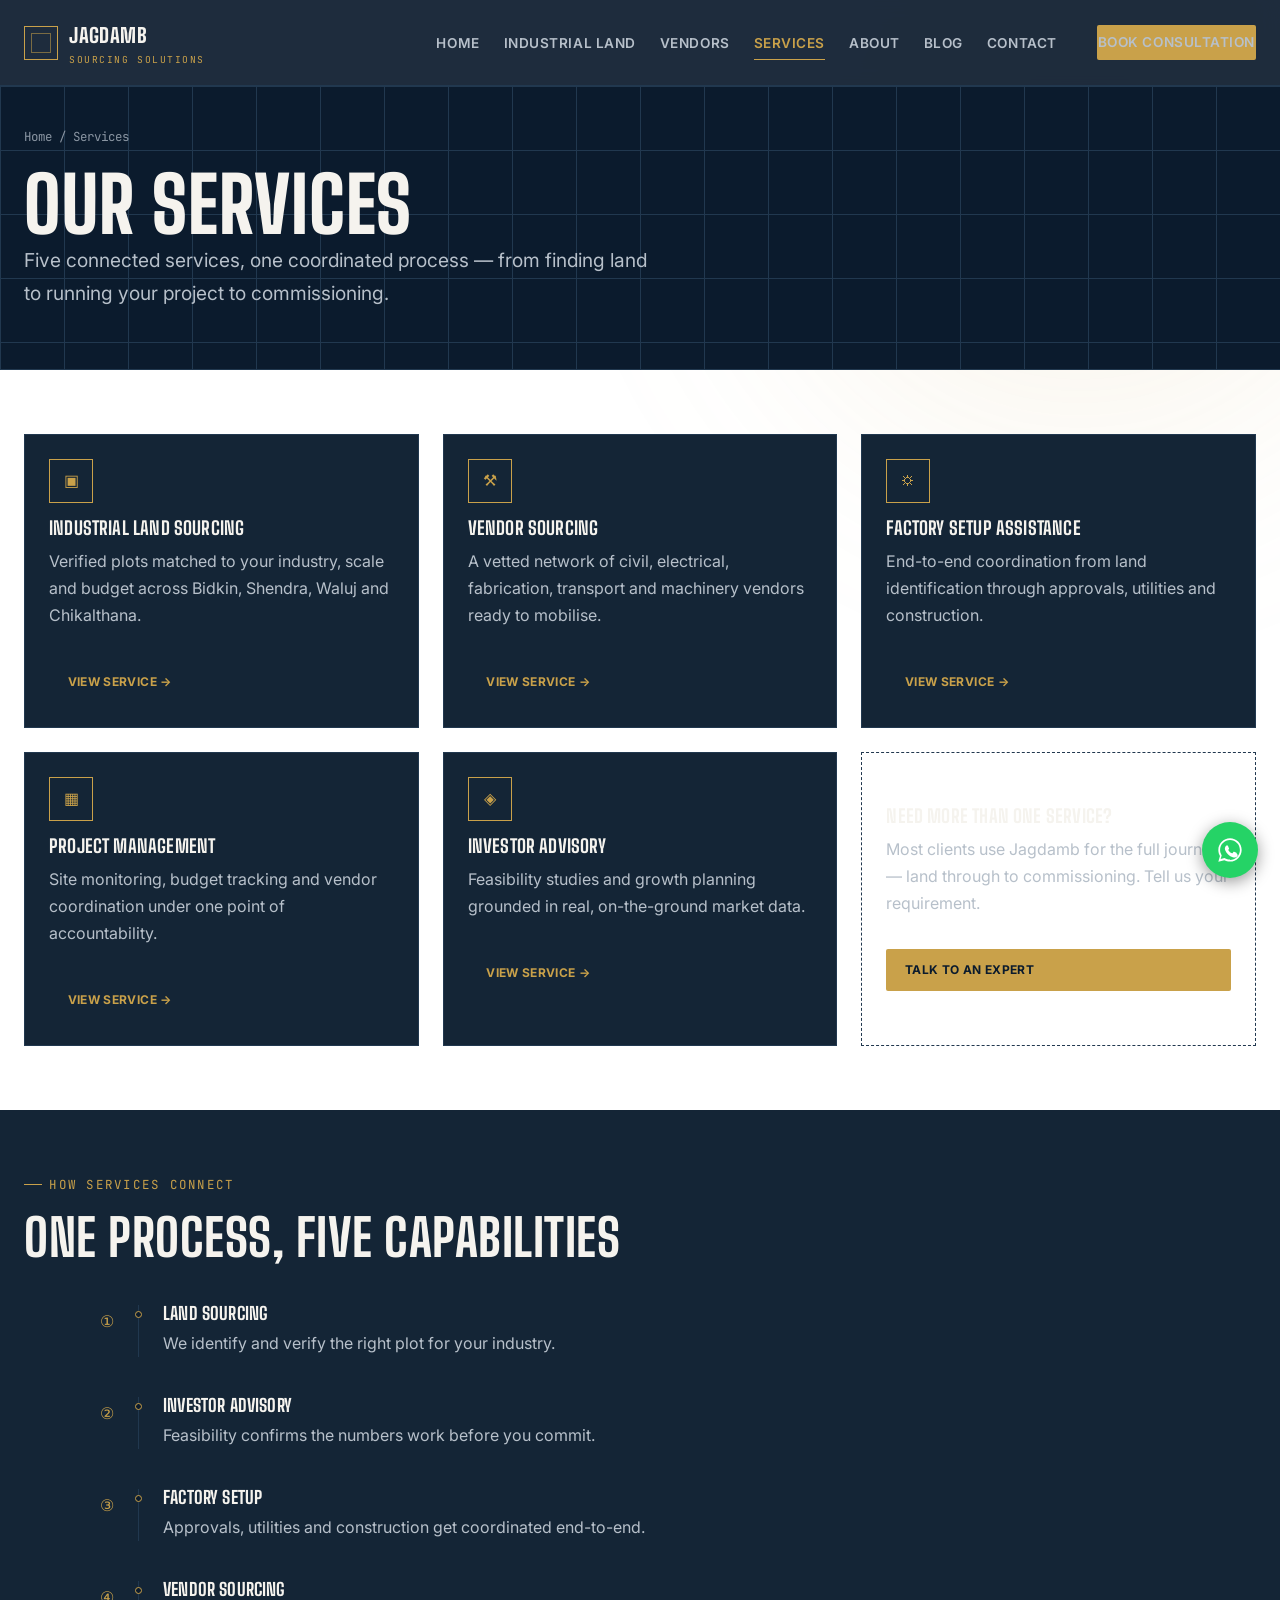
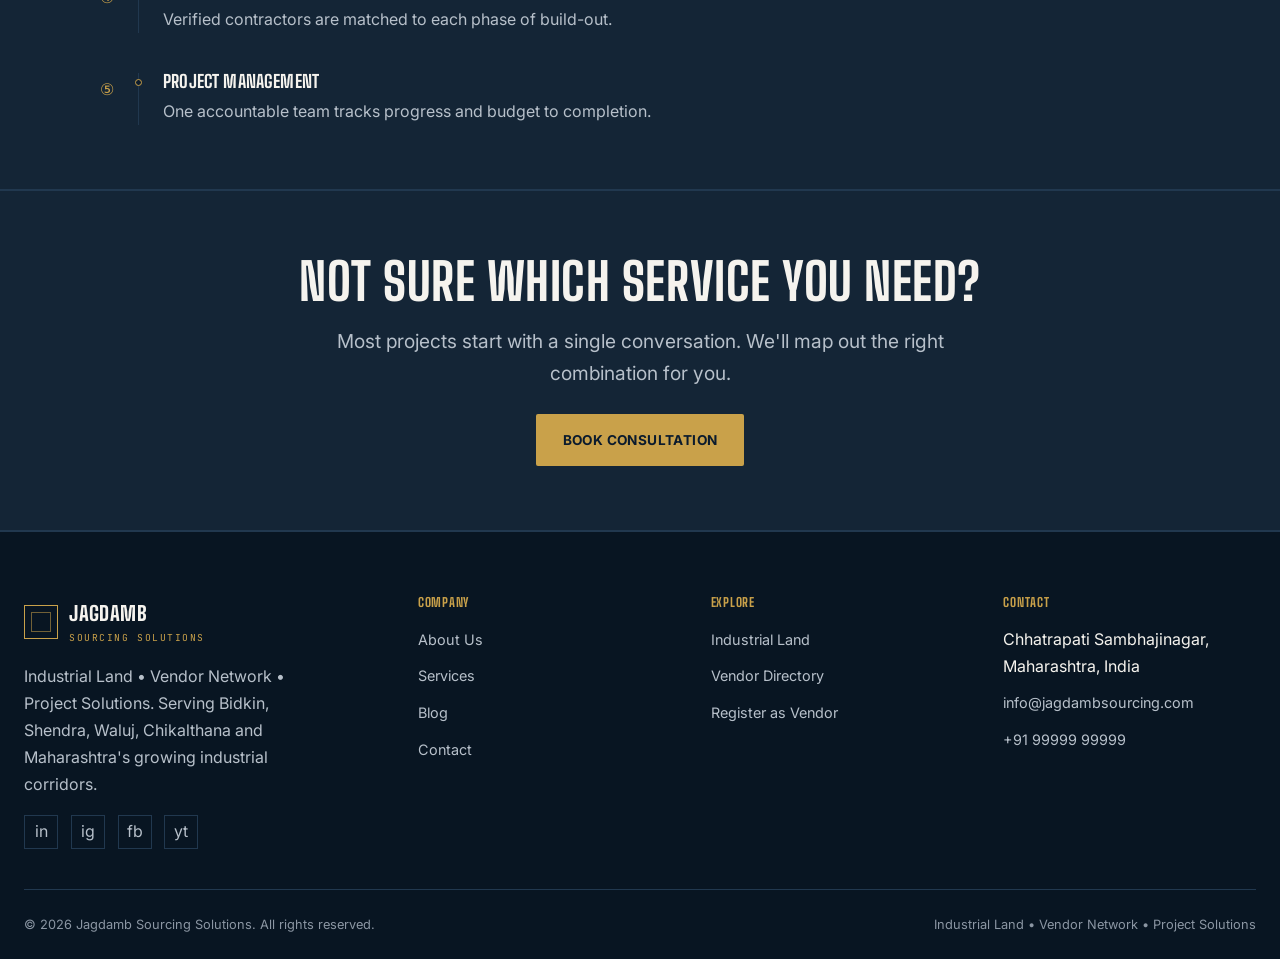
<file: services.html>
<!DOCTYPE html>
<html lang="en">
<head>
<meta charset="UTF-8">
<meta name="viewport" content="width=device-width, initial-scale=1.0">
<title>Our Services | Jagdamb Sourcing Solutions</title>
<meta name="description" content="Explore Jagdamb Sourcing Solutions' five core services: industrial land sourcing, vendor sourcing, factory setup assistance, project management and investor advisory.">
<link rel="canonical" href="https://www.jagdambsourcing.com/services.html">
<link rel="preconnect" href="https://fonts.googleapis.com">
<link href="https://fonts.googleapis.com/css2?family=Big+Shoulders:wght@600;700;800;900&family=Inter:wght@400;500;600;700&family=JetBrains+Mono:wght@400;500;700&display=swap" rel="stylesheet">
<link rel="stylesheet" href="css/main.css">
</head>
<body>
<header class="site-header">
  <div class="header-inner">
    <a href="index.html" class="logo"><span class="logo-mark"></span><span>JAGDAMB<small>Sourcing Solutions</small></span></a>
    <nav class="main-nav">
      <ul>
        <li><a href="index.html">Home</a></li><li><a href="industrial-land.html">Industrial Land</a></li><li><a href="vendors.html">Vendors</a></li><li><a href="services.html" class="active">Services</a></li><li><a href="about.html">About</a></li><li><a href="blog.html">Blog</a></li><li><a href="contact.html">Contact</a></li>
      </ul>
      <a href="contact.html" class="btn btn-gold btn-sm nav-cta">Book Consultation</a>
      <button class="hamburger" aria-label="Menu" aria-expanded="false"><span></span><span></span><span></span></button>
    </nav>
  </div>
</header>

<section class="page-header">
  <div class="container">
    <div class="breadcrumb"><a href="index.html">Home</a> / Services</div>
    <h1>Our Services</h1>
    <p class="lede">Five connected services, one coordinated process — from finding land to running your project to commissioning.</p>
  </div>
</section>

<section>
  <div class="container grid grid-3">

    <div class="card" data-animate>
      <div class="card-icon">▣</div>
      <h3>Industrial Land Sourcing</h3>
      <p>Verified plots matched to your industry, scale and budget across Bidkin, Shendra, Waluj and Chikalthana.</p>
      <a href="services-land-sourcing.html" class="btn btn-ghost btn-sm mt-2">View Service →</a>
    </div>

    <div class="card" data-animate>
      <div class="card-icon">⚒</div>
      <h3>Vendor Sourcing</h3>
      <p>A vetted network of civil, electrical, fabrication, transport and machinery vendors ready to mobilise.</p>
      <a href="services-vendor-sourcing.html" class="btn btn-ghost btn-sm mt-2">View Service →</a>
    </div>

    <div class="card" data-animate>
      <div class="card-icon">⛭</div>
      <h3>Factory Setup Assistance</h3>
      <p>End-to-end coordination from land identification through approvals, utilities and construction.</p>
      <a href="services-factory-setup.html" class="btn btn-ghost btn-sm mt-2">View Service →</a>
    </div>

    <div class="card" data-animate>
      <div class="card-icon">▦</div>
      <h3>Project Management</h3>
      <p>Site monitoring, budget tracking and vendor coordination under one point of accountability.</p>
      <a href="services-project-management.html" class="btn btn-ghost btn-sm mt-2">View Service →</a>
    </div>

    <div class="card" data-animate>
      <div class="card-icon">◈</div>
      <h3>Investor Advisory</h3>
      <p>Feasibility studies and growth planning grounded in real, on-the-ground market data.</p>
      <a href="services-investor-advisory.html" class="btn btn-ghost btn-sm mt-2">View Service →</a>
    </div>

    <div class="card" data-animate style="background:transparent; border-style:dashed; display:flex; flex-direction:column; justify-content:center;">
      <h3>Need more than one service?</h3>
      <p>Most clients use Jagdamb for the full journey — land through to commissioning. Tell us your requirement.</p>
      <a href="contact.html" class="btn btn-gold btn-sm mt-2">Talk to an Expert</a>
    </div>

  </div>
</section>

<section class="bg-card bordered">
  <div class="container">
    <div class="section-head" data-animate>
      <div class="eyebrow">How Services Connect</div>
      <h2>One process, five capabilities</h2>
    </div>
    <div class="timeline" data-animate>
      <div class="timeline-item"><div class="tl-num">①</div><div class="tl-line"></div><div class="tl-content"><h3>Land Sourcing</h3><p>We identify and verify the right plot for your industry.</p></div></div>
      <div class="timeline-item"><div class="tl-num">②</div><div class="tl-line"></div><div class="tl-content"><h3>Investor Advisory</h3><p>Feasibility confirms the numbers work before you commit.</p></div></div>
      <div class="timeline-item"><div class="tl-num">③</div><div class="tl-line"></div><div class="tl-content"><h3>Factory Setup</h3><p>Approvals, utilities and construction get coordinated end-to-end.</p></div></div>
      <div class="timeline-item"><div class="tl-num">④</div><div class="tl-line"></div><div class="tl-content"><h3>Vendor Sourcing</h3><p>Verified contractors are matched to each phase of build-out.</p></div></div>
      <div class="timeline-item"><div class="tl-num">⑤</div><div class="tl-line"></div><div class="tl-content"><h3>Project Management</h3><p>One accountable team tracks progress and budget to completion.</p></div></div>
    </div>
  </div>
</section>

<section class="cta-band" data-animate>
  <div class="container">
    <h2>Not sure which service you need?</h2>
    <p class="lede" style="margin:0 auto;">Most projects start with a single conversation. We'll map out the right combination for you.</p>
    <div class="cta-actions">
      <a href="contact.html" class="btn btn-gold">Book Consultation</a>
    </div>
  </div>
</section>
<footer>
  <div class="container">
    <div class="footer-grid">
      <div>
        <a href="index.html" class="logo" style="margin-bottom:1rem;"><span class="logo-mark"></span><span>JAGDAMB<small>Sourcing Solutions</small></span></a>
        <p style="max-width:300px;">Industrial Land • Vendor Network • Project Solutions. Serving Bidkin, Shendra, Waluj, Chikalthana and Maharashtra's growing industrial corridors.</p>
        <div class="footer-social mt-2"><a href="#" aria-label="LinkedIn">in</a><a href="#" aria-label="Instagram">ig</a><a href="#" aria-label="Facebook">fb</a><a href="#" aria-label="YouTube">yt</a></div>
      </div>
      <div><h4>Company</h4><ul><li><a href="about.html">About Us</a></li><li><a href="services.html">Services</a></li><li><a href="blog.html">Blog</a></li><li><a href="contact.html">Contact</a></li></ul></div>
      <div><h4>Explore</h4><ul><li><a href="industrial-land.html">Industrial Land</a></li><li><a href="vendors.html">Vendor Directory</a></li><li><a href="register-vendor.html">Register as Vendor</a></li></ul></div>
      <div><h4>Contact</h4><ul><li>Chhatrapati Sambhajinagar, Maharashtra, India</li><li><a href="mailto:info@jagdambsourcing.com">info@jagdambsourcing.com</a></li><li><a href="tel:+919999999999">+91 99999 99999</a></li></ul></div>
    </div>
    <div class="footer-bottom"><span>© <span class="cur-year"></span> Jagdamb Sourcing Solutions. All rights reserved.</span><span>Industrial Land • Vendor Network • Project Solutions</span></div>
  </div>
</footer>

<a class="wa-float" href="#" onclick="window.open(waLink('Hi, I would like to know more about Jagdamb Sourcing Solutions.'));return false;" aria-label="Chat on WhatsApp">
  <svg viewBox="0 0 24 24" fill="white"><path d="M17.5 14.4c-.3-.1-1.6-.8-1.9-.9-.2-.1-.4-.1-.6.1-.2.2-.6.9-.8 1.1-.1.2-.3.2-.5.1-1.3-.6-2.2-1.1-3.1-2.6-.2-.4.2-.4.6-1.2.1-.2 0-.4-.1-.5-.1-.1-.6-1.4-.8-1.9-.2-.5-.4-.4-.6-.4h-.5c-.2 0-.5.1-.7.3-.2.3-.9 1-.9 2.3 0 1.4 1 2.7 1.1 2.9.1.2 1.9 3 4.6 4.1 2.3.9 2.7.7 3.2.7.5-.1 1.6-.7 1.9-1.3.2-.6.2-1.1.2-1.2 0-.1-.2-.2-.5-.3z"/><path d="M12 2C6.5 2 2 6.5 2 12c0 1.9.5 3.6 1.4 5.1L2 22l5.1-1.3c1.4.8 3.1 1.2 4.9 1.2 5.5 0 10-4.5 10-10S17.5 2 12 2zm0 18.2c-1.6 0-3.1-.4-4.4-1.2l-.3-.2-3.3.9.9-3.2-.2-.3C3.9 14.7 3.5 13.4 3.5 12c0-4.7 3.8-8.5 8.5-8.5s8.5 3.8 8.5 8.5-3.8 8.5-8.5 8.5z"/></svg>
</a>

<script src="js/main.js"></script>
</body>
</html>
</file>
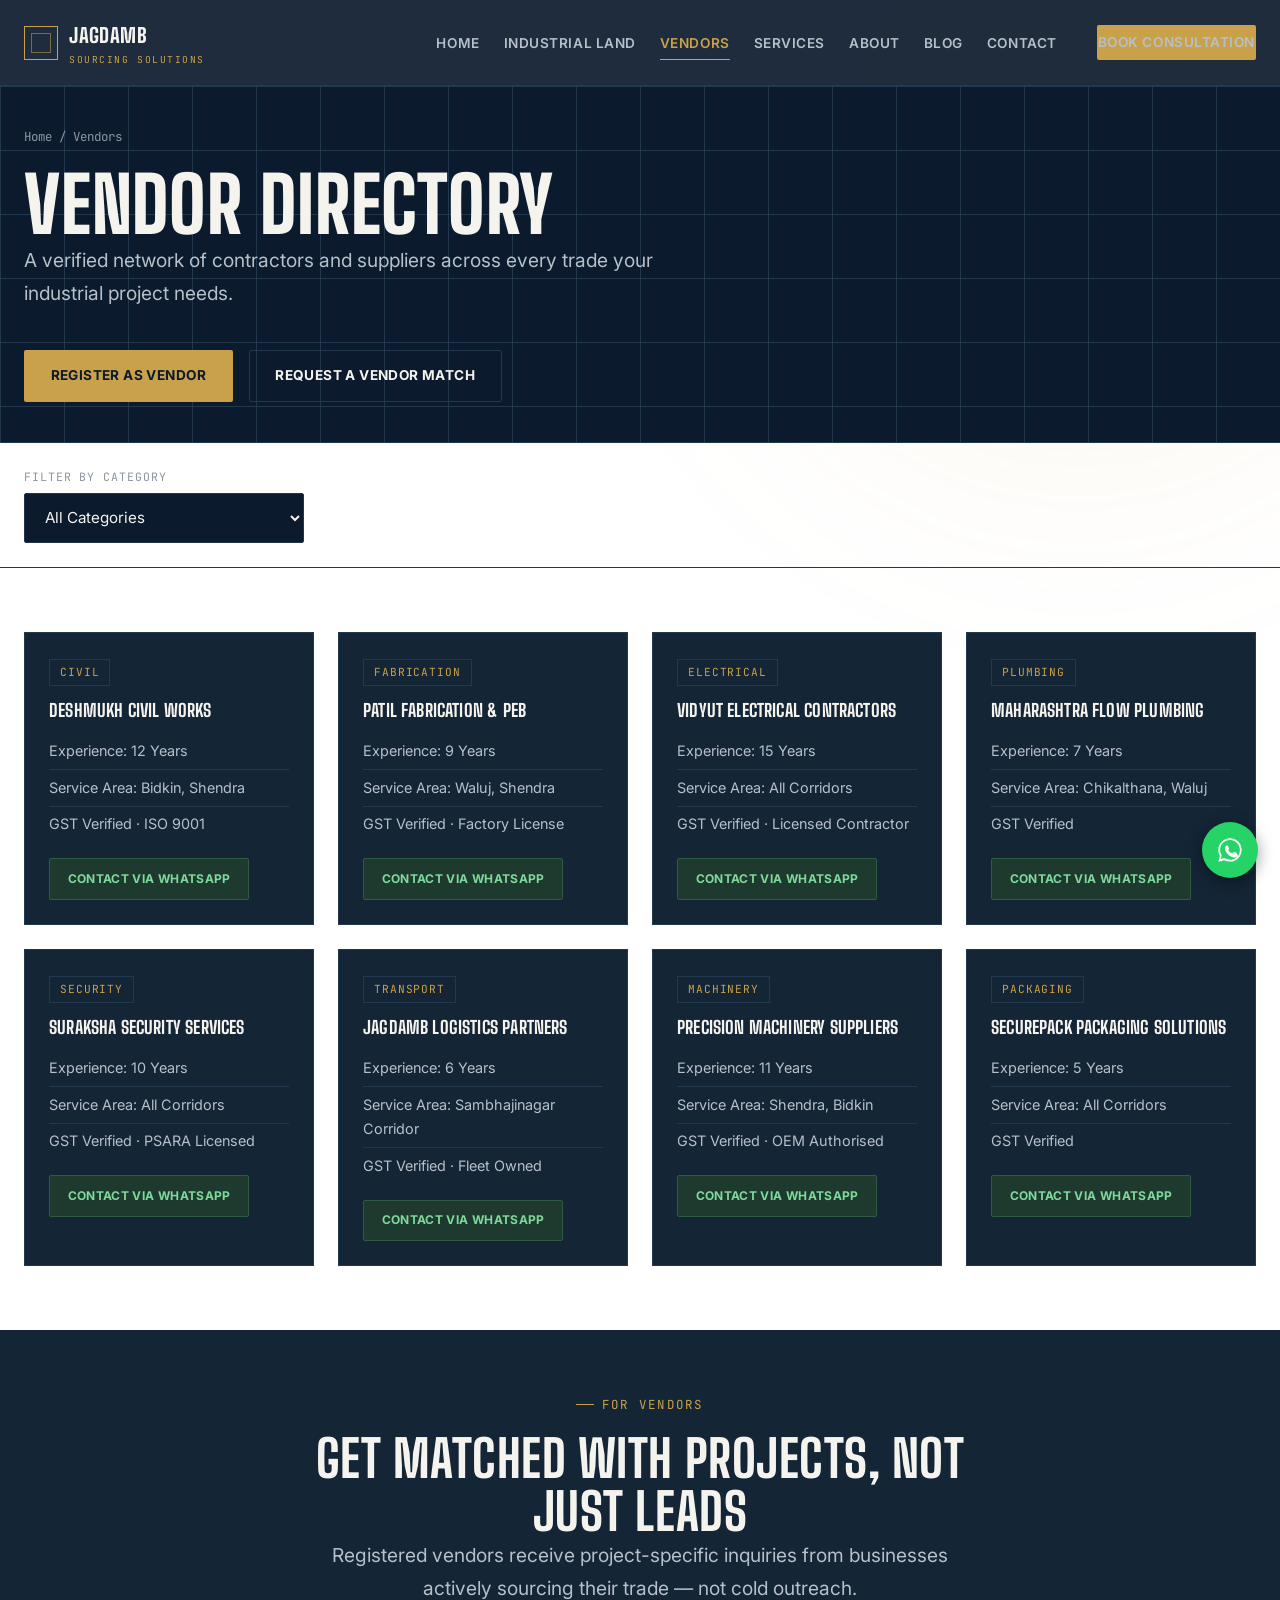
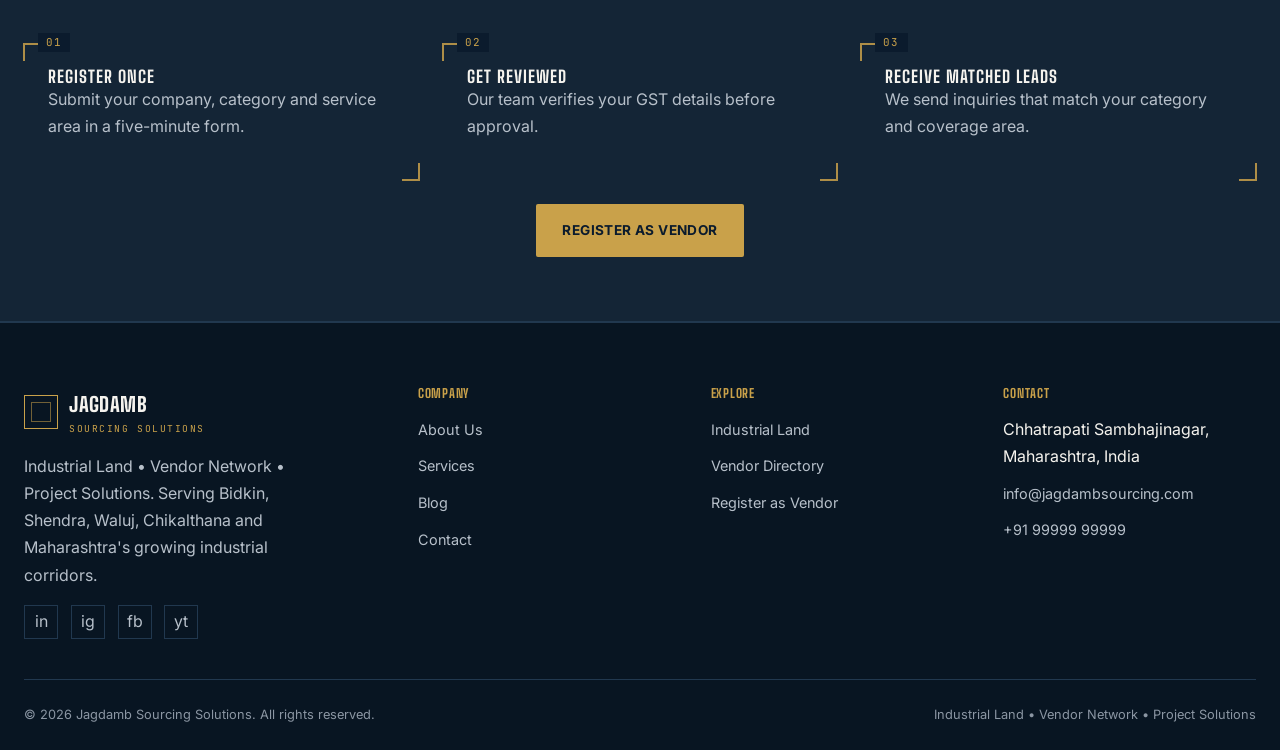
<file: vendors.html>
<!DOCTYPE html>
<html lang="en">
<head>
<meta charset="UTF-8">
<meta name="viewport" content="width=device-width, initial-scale=1.0">
<title>Vendor Directory | Civil, Electrical, Fabrication, Logistics | Jagdamb Sourcing</title>
<meta name="description" content="Browse Jagdamb Sourcing Solutions' verified vendor directory covering civil, electrical, fabrication, plumbing, security, transport, machinery and packaging across Maharashtra's industrial corridors.">
<link rel="canonical" href="https://www.jagdambsourcing.com/vendors.html">
<link rel="preconnect" href="https://fonts.googleapis.com">
<link href="https://fonts.googleapis.com/css2?family=Big+Shoulders:wght@600;700;800;900&family=Inter:wght@400;500;600;700&family=JetBrains+Mono:wght@400;500;700&display=swap" rel="stylesheet">
<link rel="stylesheet" href="css/main.css">
</head>
<body>
<header class="site-header">
  <div class="header-inner">
    <a href="index.html" class="logo"><span class="logo-mark"></span><span>JAGDAMB<small>Sourcing Solutions</small></span></a>
    <nav class="main-nav">
      <ul>
        <li><a href="index.html">Home</a></li><li><a href="industrial-land.html">Industrial Land</a></li><li><a href="vendors.html" class="active">Vendors</a></li><li><a href="services.html">Services</a></li><li><a href="about.html">About</a></li><li><a href="blog.html">Blog</a></li><li><a href="contact.html">Contact</a></li>
      </ul>
      <a href="contact.html" class="btn btn-gold btn-sm nav-cta">Book Consultation</a>
      <button class="hamburger" aria-label="Menu" aria-expanded="false"><span></span><span></span><span></span></button>
    </nav>
  </div>
</header>

<section class="page-header">
  <div class="container">
    <div class="breadcrumb"><a href="index.html">Home</a> / Vendors</div>
    <h1>Vendor Directory</h1>
    <p class="lede">A verified network of contractors and suppliers across every trade your industrial project needs.</p>
    <div class="hero-actions">
      <a href="register-vendor.html" class="btn btn-gold">Register as Vendor</a>
      <a href="contact.html" class="btn btn-outline">Request a Vendor Match</a>
    </div>
  </div>
</section>

<section class="bordered" style="padding-top:var(--sp-3); padding-bottom:var(--sp-3);">
  <div class="container">
    <div class="field" style="max-width:280px;">
      <label for="v-category">Filter by Category</label>
      <select id="v-category">
        <option value="all">All Categories</option>
        <option value="civil">Civil</option><option value="fabrication">Fabrication</option><option value="electrical">Electrical</option><option value="plumbing">Plumbing</option><option value="security">Security</option><option value="transport">Transport</option><option value="machinery">Machinery</option><option value="packaging">Packaging</option>
      </select>
    </div>
  </div>
</section>

<section>
  <div class="container">
    <div class="grid grid-4" id="vendor-grid">
      
      <div class="card" data-animate data-category="civil">
        <span class="badge">Civil</span>
        <h3 style="font-size:1.1rem;">Deshmukh Civil Works</h3>
        <ul>
          <li>Experience: 12 Years</li>
          <li>Service Area: Bidkin, Shendra</li>
          <li>GST Verified · ISO 9001</li>
        </ul>
        <a href="#" onclick="window.open(waLink('Hi, I would like to connect with Deshmukh Civil Works (Civil) for a project.'));return false;" class="btn btn-wa btn-sm mt-2">Contact via WhatsApp</a>
      </div>
      <div class="card" data-animate data-category="fabrication">
        <span class="badge">Fabrication</span>
        <h3 style="font-size:1.1rem;">Patil Fabrication & PEB</h3>
        <ul>
          <li>Experience: 9 Years</li>
          <li>Service Area: Waluj, Shendra</li>
          <li>GST Verified · Factory License</li>
        </ul>
        <a href="#" onclick="window.open(waLink('Hi, I would like to connect with Patil Fabrication & PEB (Fabrication) for a project.'));return false;" class="btn btn-wa btn-sm mt-2">Contact via WhatsApp</a>
      </div>
      <div class="card" data-animate data-category="electrical">
        <span class="badge">Electrical</span>
        <h3 style="font-size:1.1rem;">Vidyut Electrical Contractors</h3>
        <ul>
          <li>Experience: 15 Years</li>
          <li>Service Area: All Corridors</li>
          <li>GST Verified · Licensed Contractor</li>
        </ul>
        <a href="#" onclick="window.open(waLink('Hi, I would like to connect with Vidyut Electrical Contractors (Electrical) for a project.'));return false;" class="btn btn-wa btn-sm mt-2">Contact via WhatsApp</a>
      </div>
      <div class="card" data-animate data-category="plumbing">
        <span class="badge">Plumbing</span>
        <h3 style="font-size:1.1rem;">Maharashtra Flow Plumbing</h3>
        <ul>
          <li>Experience: 7 Years</li>
          <li>Service Area: Chikalthana, Waluj</li>
          <li>GST Verified</li>
        </ul>
        <a href="#" onclick="window.open(waLink('Hi, I would like to connect with Maharashtra Flow Plumbing (Plumbing) for a project.'));return false;" class="btn btn-wa btn-sm mt-2">Contact via WhatsApp</a>
      </div>
      <div class="card" data-animate data-category="security">
        <span class="badge">Security</span>
        <h3 style="font-size:1.1rem;">Suraksha Security Services</h3>
        <ul>
          <li>Experience: 10 Years</li>
          <li>Service Area: All Corridors</li>
          <li>GST Verified · PSARA Licensed</li>
        </ul>
        <a href="#" onclick="window.open(waLink('Hi, I would like to connect with Suraksha Security Services (Security) for a project.'));return false;" class="btn btn-wa btn-sm mt-2">Contact via WhatsApp</a>
      </div>
      <div class="card" data-animate data-category="transport">
        <span class="badge">Transport</span>
        <h3 style="font-size:1.1rem;">Jagdamb Logistics Partners</h3>
        <ul>
          <li>Experience: 6 Years</li>
          <li>Service Area: Sambhajinagar Corridor</li>
          <li>GST Verified · Fleet Owned</li>
        </ul>
        <a href="#" onclick="window.open(waLink('Hi, I would like to connect with Jagdamb Logistics Partners (Transport) for a project.'));return false;" class="btn btn-wa btn-sm mt-2">Contact via WhatsApp</a>
      </div>
      <div class="card" data-animate data-category="machinery">
        <span class="badge">Machinery</span>
        <h3 style="font-size:1.1rem;">Precision Machinery Suppliers</h3>
        <ul>
          <li>Experience: 11 Years</li>
          <li>Service Area: Shendra, Bidkin</li>
          <li>GST Verified · OEM Authorised</li>
        </ul>
        <a href="#" onclick="window.open(waLink('Hi, I would like to connect with Precision Machinery Suppliers (Machinery) for a project.'));return false;" class="btn btn-wa btn-sm mt-2">Contact via WhatsApp</a>
      </div>
      <div class="card" data-animate data-category="packaging">
        <span class="badge">Packaging</span>
        <h3 style="font-size:1.1rem;">SecurePack Packaging Solutions</h3>
        <ul>
          <li>Experience: 5 Years</li>
          <li>Service Area: All Corridors</li>
          <li>GST Verified</li>
        </ul>
        <a href="#" onclick="window.open(waLink('Hi, I would like to connect with SecurePack Packaging Solutions (Packaging) for a project.'));return false;" class="btn btn-wa btn-sm mt-2">Contact via WhatsApp</a>
      </div>
    </div>
    <p id="v-no-results" style="display:none; text-align:center; color:var(--steel); margin-top:var(--sp-4);">No vendors in this category yet. <a href="contact.html" class="text-gold">Tell us your requirement</a> and we'll source one directly.</p>
  </div>
</section>

<section class="bg-card bordered">
  <div class="container">
    <div class="section-head center" data-animate>
      <div class="eyebrow" style="justify-content:center;">For Vendors</div>
      <h2>Get matched with projects, not just leads</h2>
      <p class="lede" style="margin:0 auto;">Registered vendors receive project-specific inquiries from businesses actively sourcing their trade — not cold outreach.</p>
    </div>
    <div class="grid grid-3">
      <div class="plot" data-animate><div class="plot-tag">01</div><h4>Register Once</h4><p>Submit your company, category and service area in a five-minute form.</p></div>
      <div class="plot" data-animate><div class="plot-tag">02</div><h4>Get Reviewed</h4><p>Our team verifies your GST details before approval.</p></div>
      <div class="plot" data-animate><div class="plot-tag">03</div><h4>Receive Matched Leads</h4><p>We send inquiries that match your category and coverage area.</p></div>
    </div>
    <div class="text-center mt-3">
      <a href="register-vendor.html" class="btn btn-gold">Register as Vendor</a>
    </div>
  </div>
</section>

<script>
(function(){
  const grid = document.getElementById('vendor-grid');
  const cards = Array.from(grid.querySelectorAll('.card'));
  const sel = document.getElementById('v-category');
  const noRes = document.getElementById('v-no-results');
  sel.addEventListener('change', () => {
    let visible = 0;
    cards.forEach(c => {
      const show = sel.value === 'all' || c.dataset.category === sel.value;
      c.style.display = show ? '' : 'none';
      if(show) visible++;
    });
    noRes.style.display = visible === 0 ? 'block' : 'none';
  });
})();
</script>
<footer>
  <div class="container">
    <div class="footer-grid">
      <div>
        <a href="index.html" class="logo" style="margin-bottom:1rem;"><span class="logo-mark"></span><span>JAGDAMB<small>Sourcing Solutions</small></span></a>
        <p style="max-width:300px;">Industrial Land • Vendor Network • Project Solutions. Serving Bidkin, Shendra, Waluj, Chikalthana and Maharashtra's growing industrial corridors.</p>
        <div class="footer-social mt-2"><a href="#" aria-label="LinkedIn">in</a><a href="#" aria-label="Instagram">ig</a><a href="#" aria-label="Facebook">fb</a><a href="#" aria-label="YouTube">yt</a></div>
      </div>
      <div><h4>Company</h4><ul><li><a href="about.html">About Us</a></li><li><a href="services.html">Services</a></li><li><a href="blog.html">Blog</a></li><li><a href="contact.html">Contact</a></li></ul></div>
      <div><h4>Explore</h4><ul><li><a href="industrial-land.html">Industrial Land</a></li><li><a href="vendors.html">Vendor Directory</a></li><li><a href="register-vendor.html">Register as Vendor</a></li></ul></div>
      <div><h4>Contact</h4><ul><li>Chhatrapati Sambhajinagar, Maharashtra, India</li><li><a href="mailto:info@jagdambsourcing.com">info@jagdambsourcing.com</a></li><li><a href="tel:+919999999999">+91 99999 99999</a></li></ul></div>
    </div>
    <div class="footer-bottom"><span>© <span class="cur-year"></span> Jagdamb Sourcing Solutions. All rights reserved.</span><span>Industrial Land • Vendor Network • Project Solutions</span></div>
  </div>
</footer>

<a class="wa-float" href="#" onclick="window.open(waLink('Hi, I would like to know more about Jagdamb Sourcing Solutions.'));return false;" aria-label="Chat on WhatsApp">
  <svg viewBox="0 0 24 24" fill="white"><path d="M17.5 14.4c-.3-.1-1.6-.8-1.9-.9-.2-.1-.4-.1-.6.1-.2.2-.6.9-.8 1.1-.1.2-.3.2-.5.1-1.3-.6-2.2-1.1-3.1-2.6-.2-.4.2-.4.6-1.2.1-.2 0-.4-.1-.5-.1-.1-.6-1.4-.8-1.9-.2-.5-.4-.4-.6-.4h-.5c-.2 0-.5.1-.7.3-.2.3-.9 1-.9 2.3 0 1.4 1 2.7 1.1 2.9.1.2 1.9 3 4.6 4.1 2.3.9 2.7.7 3.2.7.5-.1 1.6-.7 1.9-1.3.2-.6.2-1.1.2-1.2 0-.1-.2-.2-.5-.3z"/><path d="M12 2C6.5 2 2 6.5 2 12c0 1.9.5 3.6 1.4 5.1L2 22l5.1-1.3c1.4.8 3.1 1.2 4.9 1.2 5.5 0 10-4.5 10-10S17.5 2 12 2zm0 18.2c-1.6 0-3.1-.4-4.4-1.2l-.3-.2-3.3.9.9-3.2-.2-.3C3.9 14.7 3.5 13.4 3.5 12c0-4.7 3.8-8.5 8.5-8.5s8.5 3.8 8.5 8.5-3.8 8.5-8.5 8.5z"/></svg>
</a>

<script src="js/main.js"></script>
</body>
</html>
</file>
<file: css/main.css>
/* ===================================================================
   JAGDAMB SOURCING SOLUTIONS — Design System
   Concept: Surveyed Ground. The visual language of land demarcation —
   corner brackets, grid lines, coordinate-style data — grounds the
   industrial/land-sourcing subject instead of generic corporate gloss.
   =================================================================== */

:root{
  /* Color tokens */
  --navy-deep:   #0B1B2D;
  --navy-card:   #142536;
  --navy-line:   #21384F;
  --steel:       #8B96A3;
  --steel-light: #B7C0CA;
  --gold:        #C9A14A;
  --gold-bright: #E0BC6E;
  --paper:       #F5F3EE;
  --paper-dim:   #E7E3D8;
  --ok-green:    #5C9A6E;

  /* Type */
  --font-display: 'Big Shoulders', sans-serif;
  --font-body: 'Inter', sans-serif;
  --font-mono: 'JetBrains Mono', monospace;

  /* Spacing scale */
  --sp-1: 0.5rem;
  --sp-2: 1rem;
  --sp-3: 1.5rem;
  --sp-4: 2.5rem;
  --sp-5: 4rem;
  --sp-6: 6.5rem;

  --radius: 2px;
  --maxw: 1280px;
}

*,*::before,*::after{ box-sizing: border-box; }
html{ scroll-behavior: smooth; }

@media (prefers-reduced-motion: reduce){
  html{ scroll-behavior: auto; }
  *,*::before,*::after{ animation-duration: 0.001ms !important; animation-iteration-count: 1 !important; transition-duration: 0.001ms !important; scroll-behavior: auto !important; }
}

/* body{
  margin:0;
  background: var(--navy-deep);
  color: var(--paper);
  font-family: var(--font-body);
  font-size: 16px;
  line-height: 1.6;
  -webkit-font-smoothing: antialiased;
}

/* Luxury Background Pattern */
/* body::before{
content: "";
position: fixed;
inset: 0;

background-image:
linear-gradient(
rgba(255,255,255,0.03) 1px,
transparent 1px
),
linear-gradient(
90deg,
rgba(255,255,255,0.03) 1px,
transparent 1px
);

background-size: 60px 60px;

pointer-events: none;
z-index: -1;
} */ 

body{
margin:0;
min-height:100vh;
color:var(--paper);

font-family:var(--font-body);
font-size:16px;
line-height:1.7;
font-weight:400;

background:
radial-gradient(circle at 15% 20%, rgba(201,161,74,.20) 0%, transparent 20%),
radial-gradient(circle at 85% 15%, rgba(224,188,110,.12) 0%, transparent 25%),
radial-gradient(circle at 50% 80%, rgba(255,255,255,.04) 0%, transparent 35%),

```
linear-gradient(
  135deg,
  #050c15 0%,
  #08111d 20%,
  #0b1b2d 45%,
  #13273d 75%,
  #1b3652 100%
);
```

background-attachment: fixed;

overflow-x:hidden;
position:relative;

-webkit-font-smoothing:antialiased;
-moz-osx-font-smoothing:grayscale;
}

/* Premium Industrial Grid */
body::before{
content:"";
position:fixed;
inset:0;

background:
linear-gradient(
rgba(255,255,255,.025) 1px,
transparent 1px
),
linear-gradient(
90deg,
rgba(255,255,255,.025) 1px,
transparent 1px
);

background-size:70px 70px;

mask-image: radial-gradient(circle at center,
rgba(0,0,0,1),
rgba(0,0,0,.2));

pointer-events:none;
z-index:-2;
}

/* 3D Golden Glow Layer */
body::after{
content:"";
position:fixed;
width:900px;
height:900px;

top:-300px;
right:-250px;

background:
radial-gradient(
circle,
rgba(201,161,74,.18) 0%,
rgba(201,161,74,.08) 30%,
transparent 70%
);

filter:blur(80px);

animation:floatGlow 14s ease-in-out infinite;

pointer-events:none;
z-index:-1;
}

@keyframes floatGlow{
0%,100%{
transform:
translateY(0)
rotate(0deg);
}

50%{
transform:
translateY(40px)
rotate(8deg);
}
}


img{ max-width:100%; display:block; }
a{ color: inherit; text-decoration:none; }
button{ font-family: inherit; cursor:pointer; }

h1,h2,h3,h4{
  font-family: var(--font-display);
  font-weight: 700;
  text-transform: uppercase;
  letter-spacing: 0.01em;
  line-height: 1.05;
  margin: 0;
  color: var(--paper);
}

h1{ font-size: clamp(2.6rem, 6vw, 5.2rem); font-weight: 800; }
h2{ font-size: clamp(2rem, 4vw, 3.2rem); }
h3{ font-size: clamp(1.3rem, 2.4vw, 1.7rem); }
h4{ font-size: 1.05rem; letter-spacing: 0.06em; }

p{ margin: 0 0 1em; color: var(--steel-light); }
.lede{ font-size: 1.2rem; color: var(--steel-light); max-width: 640px; }

.container{
  max-width: var(--maxw);
  margin: 0 auto;
  padding: 0 var(--sp-3);
}

.mono{ font-family: var(--font-mono); }
.eyebrow{
  font-family: var(--font-mono);
  font-size: 0.78rem;
  letter-spacing: 0.18em;
  text-transform: uppercase;
  color: var(--gold);
  display: flex;
  align-items: center;
  gap: 0.6em;
  margin-bottom: var(--sp-2);
}
.eyebrow::before{
  content: '';
  width: 18px; height: 1px;
  background: var(--gold);
  display: inline-block;
}

/* ============ SURVEY BRACKET FRAME — signature element ============ */
.plot{
  position: relative;
  padding: var(--sp-3);
}
.plot::before, .plot::after,
.plot .corner-tl, .plot .corner-br{
  content: '';
  position: absolute;
  width: 18px; height: 18px;
  border: 2px solid var(--gold);
  opacity: 0.85;
}
.plot::before{ top: -1px; left: -1px; border-right: none; border-bottom: none; }
.plot::after{ bottom: -1px; right: -1px; border-left: none; border-top: none; }

.plot-tag{
  position: absolute;
  top: -11px; left: 14px;
  background: var(--navy-deep);
  padding: 0 8px;
  font-family: var(--font-mono);
  font-size: 0.68rem;
  letter-spacing: 0.1em;
  color: var(--gold);
}

/* ============ HEADER ============ */
.site-header{
  position: sticky; top:0; z-index: 100;
  background: rgba(11,27,45,0.92);
  backdrop-filter: blur(10px);
  border-bottom: 1px solid var(--navy-line);
}
.header-inner{
  display:flex; align-items:center; justify-content: space-between;
  padding: 1.1rem var(--sp-3);
  max-width: var(--maxw); margin: 0 auto;
}
.logo{
  display:flex; align-items:center; gap:0.7rem;
  font-family: var(--font-display);
  font-weight: 800;
  font-size: 1.25rem;
  letter-spacing: 0.02em;
  color: var(--paper);
}
.logo-mark{
  width:34px; height:34px;
  border: 1.5px solid var(--gold);
  position: relative;
  flex-shrink:0;
}
.logo-mark::before{
  content:'';
  position:absolute; inset: 6px;
  border: 1px solid var(--gold);
  opacity: 0.55;
}
.logo small{
  display:block; font-family: var(--font-mono); font-weight:400;
  font-size: 0.6rem; letter-spacing: 0.16em; color: var(--gold); text-transform: uppercase;
}

nav.main-nav{ display:flex; align-items:center; gap: var(--sp-4); }
nav.main-nav ul{ display:flex; gap: var(--sp-3); list-style:none; margin:0; padding:0; }
nav.main-nav a{
  font-size: 0.85rem; font-weight:600; letter-spacing: 0.04em; text-transform: uppercase;
  color: var(--steel-light);
  position: relative;
  padding: 0.3rem 0;
}
nav.main-nav a:hover, nav.main-nav a.active{ color: var(--gold); }
nav.main-nav a.active::after{
  content:''; position:absolute; left:0; bottom:-4px; width:100%; height:1px; background: var(--gold);
}

.btn{
  display:inline-flex; align-items:center; gap:0.5rem;
  font-family: var(--font-body); font-weight:700; font-size: 0.85rem;
  letter-spacing: 0.03em; text-transform: uppercase;
  padding: 0.85rem 1.6rem;
  border: 1px solid transparent;
  border-radius: var(--radius);
  transition: all 0.2s ease;
  white-space: nowrap;
}
.btn-gold{ background: var(--gold); color: var(--navy-deep); }
.btn-gold:hover{ background: var(--gold-bright); transform: translateY(-1px); }
.btn-outline{ border-color: var(--navy-line); color: var(--paper); }
.btn-outline:hover{ border-color: var(--gold); color: var(--gold); }
.btn-ghost{ color: var(--gold); padding: 0.85rem 0; }
.btn-ghost:hover{ color: var(--gold-bright); }
.btn-sm{ padding: 0.6rem 1.1rem; font-size: 0.75rem; }
.btn-wa{ background:#1E3A2E; color:#7FD99A; border-color:#2E5C42; }
.btn-wa:hover{ background:#234A38; }

.hamburger{ display:none; background:none; border:none; padding:8px; }
.hamburger span{ display:block; width:24px; height:2px; background:var(--paper); margin:5px 0; }

/* ============ HERO ============ */
.hero{
  position: relative;
  padding: var(--sp-6) 0 var(--sp-5);
  overflow: hidden;
  border-bottom: 1px solid var(--navy-line);
}
.hero-grid-bg{
  position:absolute; inset:0; z-index:0;
  background-image:
    linear-gradient(var(--navy-line) 1px, transparent 1px),
    linear-gradient(90deg, var(--navy-line) 1px, transparent 1px);
  background-size: 64px 64px;
  opacity: 0.35;
  mask-image: linear-gradient(to bottom, black, transparent 85%);
}
.hero-content{ position:relative; z-index:1; max-width: 760px; }
.hero-coords{
  font-family: var(--font-mono); font-size: 0.78rem; color: var(--steel);
  letter-spacing: 0.05em; margin-bottom: var(--sp-3);
}
.hero h1{ margin-bottom: var(--sp-2); }
.hero h1 .accent{ color: var(--gold); }
.hero-actions{ display:flex; gap: var(--sp-2); margin-top: var(--sp-4); flex-wrap: wrap; }

/* ============ SECTIONS ============ */
section{ padding: var(--sp-5) 0; }
.section-head{ margin-bottom: var(--sp-4); max-width: 680px; }
.section-head.center{ margin-left:auto; margin-right:auto; text-align:center; }

.bordered{ border-bottom: 1px solid var(--navy-line); }
.bg-card{ background: var(--navy-card); }

/* ============ STAT STRIP ============ */
.stat-strip{
  display:grid; grid-template-columns: repeat(4,1fr);
  border: 1px solid var(--navy-line);
}
.stat{
  padding: var(--sp-3) var(--sp-2);
  border-right: 1px solid var(--navy-line);
  text-align: center;
}
.stat:last-child{ border-right:none; }
.stat-num{
  font-family: var(--font-mono); font-size: clamp(1.8rem,3vw,2.6rem);
  color: var(--gold); font-weight: 700; display:block;
}
.stat-label{
  font-size: 0.72rem; letter-spacing: 0.08em; text-transform: uppercase; color: var(--steel);
  margin-top: 0.4rem; display:block;
}

/* ============ CARDS ============ */
.grid{ display:grid; gap: var(--sp-3); }
.grid-2{ grid-template-columns: repeat(2,1fr); }
.grid-3{ grid-template-columns: repeat(3,1fr); }
.grid-4{ grid-template-columns: repeat(4,1fr); }

.card{
  background: var(--navy-card);
  border: 1px solid var(--navy-line);
  padding: var(--sp-3);
  transition: border-color 0.2s ease, transform 0.2s ease;
}
.card:hover{ border-color: var(--gold); transform: translateY(-2px); }
.card-icon{
  width: 44px; height:44px;
  border: 1px solid var(--gold);
  display:flex; align-items:center; justify-content:center;
  color: var(--gold); margin-bottom: var(--sp-2);
}
.card h3{ margin-bottom: 0.6rem; font-size: 1.15rem; }
.card ul{ margin: 0.8rem 0 0; padding: 0; list-style:none; }
.card ul li{
  font-size: 0.9rem; color: var(--steel-light);
  padding: 0.35rem 0; border-top: 1px solid var(--navy-line);
}
.card ul li:first-child{ border-top:none; }

/* ============ PROPERTY / VENDOR CARDS ============ */
.prop-card{
  background: var(--navy-card); border: 1px solid var(--navy-line);
  overflow:hidden; display:flex; flex-direction:column;
}
.prop-img{
  height: 190px; background: linear-gradient(135deg, var(--navy-line), var(--navy-deep));
  position: relative; display:flex; align-items:center; justify-content:center;
  color: var(--steel); font-family: var(--font-mono); font-size:0.75rem; letter-spacing:0.08em;
}
.prop-img svg{ width:100%; height:100%; }
.prop-tag{
  position:absolute; top:12px; left:12px;
  background: var(--gold); color: var(--navy-deep);
  font-family: var(--font-mono); font-size: 0.68rem; letter-spacing:0.05em;
  padding: 3px 9px; text-transform: uppercase; font-weight:700;
}
.prop-body{ padding: var(--sp-3); flex:1; display:flex; flex-direction:column; }
.prop-loc{ font-family: var(--font-mono); font-size:0.78rem; color:var(--gold); margin-bottom:0.4rem; }
.prop-body h3{ font-size:1.1rem; margin-bottom:0.5rem; }
.prop-meta{ display:flex; gap: var(--sp-2); margin: 0.8rem 0; font-family: var(--font-mono); font-size:0.78rem; color: var(--steel); flex-wrap:wrap;}
.prop-meta span{ border: 1px solid var(--navy-line); padding: 3px 8px; }
.prop-foot{ margin-top:auto; display:flex; gap:0.6rem; padding-top: var(--sp-2); }

/* ============ TIMELINE / PROCESS ============ */
.timeline{ position:relative; }
.timeline-item{
  display:grid; grid-template-columns: 90px 1px 1fr;
  gap: var(--sp-3);
  padding-bottom: var(--sp-4);
}
.timeline-item:last-child{ padding-bottom:0; }
.tl-num{ font-family: var(--font-mono); color: var(--gold); font-size:1rem; text-align:right; padding-top:0.2rem; }
.tl-line{ background: var(--navy-line); position:relative; }
.tl-line::before{
  content:''; position:absolute; top:6px; left:-3px; width:7px; height:7px;
  border: 1.5px solid var(--gold); background: var(--navy-deep); border-radius:50%;
}
.tl-content h3{ margin-bottom:0.4rem; font-size:1.1rem; }
.tl-content p{ margin:0; max-width:520px; }

/* ============ FORMS ============ */
.form-grid{ display:grid; gap: var(--sp-2); }
.field{ display:flex; flex-direction:column; gap:0.4rem; }
.field label{
  font-family: var(--font-mono); font-size:0.72rem; letter-spacing:0.08em;
  text-transform: uppercase; color: var(--steel);
}
.field input, .field select, .field textarea{
  background: var(--navy-deep);
  border: 1px solid var(--navy-line);
  color: var(--paper);
  padding: 0.85rem 1rem;
  font-family: var(--font-body); font-size: 0.95rem;
  border-radius: var(--radius);
}
.field input:focus, .field select:focus, .field textarea:focus{
  outline: 2px solid var(--gold); outline-offset:1px; border-color: var(--gold);
}
.field textarea{ resize: vertical; min-height: 110px; }
.field-row-2{ display:grid; grid-template-columns: 1fr 1fr; gap: var(--sp-2); }
.required-mark{ color: var(--gold); }
.form-note{ font-size: 0.82rem; color: var(--steel); margin-top: var(--sp-2); }
.form-success{
  display:none; border:1px solid var(--ok-green); background: rgba(92,154,110,0.08);
  padding: var(--sp-3); margin-top: var(--sp-3); color:#9FCBAA; font-size:0.92rem;
}
.form-success.show{ display:block; }

/* ============ TESTIMONIALS ============ */
.testi{
  border: 1px solid var(--navy-line); padding: var(--sp-3);
  background: var(--navy-card);
}
.testi-quote{ font-size:1.05rem; color: var(--paper); margin-bottom: var(--sp-2); }
.testi-who{ font-family: var(--font-mono); font-size:0.78rem; color: var(--gold); }
.testi-role{ font-size:0.78rem; color: var(--steel); }

/* ============ CTA BAND ============ */
.cta-band{
  background: var(--navy-card);
  border-top: 1px solid var(--navy-line);
  border-bottom: 1px solid var(--navy-line);
  text-align:center;
  padding: var(--sp-5) 0;
  position: relative;
}
.cta-band h2{ margin-bottom: var(--sp-2); }
.cta-actions{ display:flex; gap: var(--sp-2); justify-content:center; margin-top: var(--sp-3); flex-wrap:wrap; }

/* ============ FOOTER ============ */
footer{
  background: #081522;
  padding: var(--sp-5) 0 var(--sp-3);
  border-top: 1px solid var(--navy-line);
}
.footer-grid{
  display:grid; grid-template-columns: 1.4fr 1fr 1fr 1fr;
  gap: var(--sp-4);
  padding-bottom: var(--sp-4);
  border-bottom: 1px solid var(--navy-line);
}
.footer-grid h4{ color: var(--gold); margin-bottom: var(--sp-2); font-size:0.78rem; }
.footer-grid ul{ list-style:none; margin:0; padding:0; display:flex; flex-direction:column; gap:0.6rem; }
.footer-grid ul a{ font-size:0.9rem; color: var(--steel-light); }
.footer-grid ul a:hover{ color: var(--gold); }
.footer-bottom{
  display:flex; justify-content:space-between; align-items:center;
  padding-top: var(--sp-3); font-size:0.8rem; color: var(--steel); flex-wrap:wrap; gap:1rem;
}
.footer-social{ display:flex; gap:0.8rem; }
.footer-social a{
  width:34px; height:34px; border:1px solid var(--navy-line);
  display:flex; align-items:center; justify-content:center; color: var(--steel-light);
}
.footer-social a:hover{ border-color: var(--gold); color: var(--gold); }

/* ============ BREADCRUMB / PAGE HEADER (subpages) ============ */
.page-header{
  padding: var(--sp-4) 0 var(--sp-4);
  border-bottom: 1px solid var(--navy-line);
  background:
    linear-gradient(var(--navy-line) 1px, transparent 1px),
    linear-gradient(90deg, var(--navy-line) 1px, transparent 1px);
  background-size: 64px 64px;
  background-color: var(--navy-deep);
}
.breadcrumb{
  font-family: var(--font-mono); font-size:0.78rem; color: var(--steel);
  margin-bottom: var(--sp-2);
}
.breadcrumb a{ color: var(--steel); }
.breadcrumb a:hover{ color: var(--gold); }

/* ============ FAQ ============ */
.faq-item{ border-bottom: 1px solid var(--navy-line); }
.faq-q{
  width:100%; background:none; border:none; color: var(--paper);
  display:flex; justify-content:space-between; align-items:center;
  padding: var(--sp-2) 0; text-align:left; font-weight:700; font-size:1rem;
}
.faq-q .plus{ font-family: var(--font-mono); color: var(--gold); font-size:1.2rem; transition: transform 0.2s; }
.faq-item.open .plus{ transform: rotate(45deg); }
.faq-a{ max-height:0; overflow:hidden; transition: max-height 0.25s ease; }
.faq-a-inner{ padding-bottom: var(--sp-2); color: var(--steel-light); font-size:0.92rem; }

/* ============ WHATSAPP FLOAT ============ */
.wa-float{
  position: fixed; bottom: 22px; right: 22px; z-index: 200;
  width: 56px; height:56px; background:#25D366; border-radius:50%;
  display:flex; align-items:center; justify-content:center;
  box-shadow: 0 4px 16px rgba(0,0,0,0.4);
}
.wa-float svg{ width:28px; height:28px; }

/* ============ UTILITIES ============ */
.mt-1{ margin-top: var(--sp-1); } .mt-2{ margin-top: var(--sp-2); } .mt-3{ margin-top: var(--sp-3); } .mt-4{ margin-top: var(--sp-4); }
.flex{ display:flex; } .flex-center{ display:flex; align-items:center; justify-content:center; }
.gap-2{ gap: var(--sp-2); }
.text-center{ text-align:center; }
.text-gold{ color: var(--gold); }
.badge{
  display:inline-block; font-family: var(--font-mono); font-size:0.7rem;
  letter-spacing:0.08em; text-transform:uppercase; color: var(--gold);
  border: 1px solid var(--navy-line); padding: 3px 10px; margin-bottom: var(--sp-2);
}
.divider{ height:1px; background: var(--navy-line); margin: var(--sp-4) 0; }

[data-animate]{ opacity:0; transform: translateY(16px); transition: opacity 0.6s ease, transform 0.6s ease; }
[data-animate].in-view{ opacity:1; transform: translateY(0); }

/* ============ RESPONSIVE ============ */
@media (max-width: 980px){
  .grid-4{ grid-template-columns: repeat(2,1fr); }
  .grid-3{ grid-template-columns: repeat(2,1fr); }
  .footer-grid{ grid-template-columns: 1fr 1fr; gap: var(--sp-3); }
  .stat-strip{ grid-template-columns: repeat(2,1fr); }
  .stat{ border-bottom: 1px solid var(--navy-line); }
}
@media (max-width: 760px){
  nav.main-nav ul{
    position:fixed; top:73px; left:0; right:0; bottom:0;
    background: var(--navy-deep); flex-direction:column; padding: var(--sp-3);
    transform: translateX(100%); transition: transform 0.25s ease; gap: var(--sp-2);
    overflow-y:auto;
  }
  nav.main-nav ul.open{ transform: translateX(0); }
  nav.main-nav a{ font-size:1rem; display:block; padding: 0.8rem 0; border-bottom:1px solid var(--navy-line); }
  .hamburger{ display:block; }
  nav.main-nav .nav-cta{ display:none; }
  .grid-2, .grid-3, .grid-4{ grid-template-columns: 1fr; }
  .footer-grid{ grid-template-columns: 1fr; }
  .field-row-2{ grid-template-columns: 1fr; }
  .stat-strip{ grid-template-columns: repeat(2,1fr); }
}
</file>
